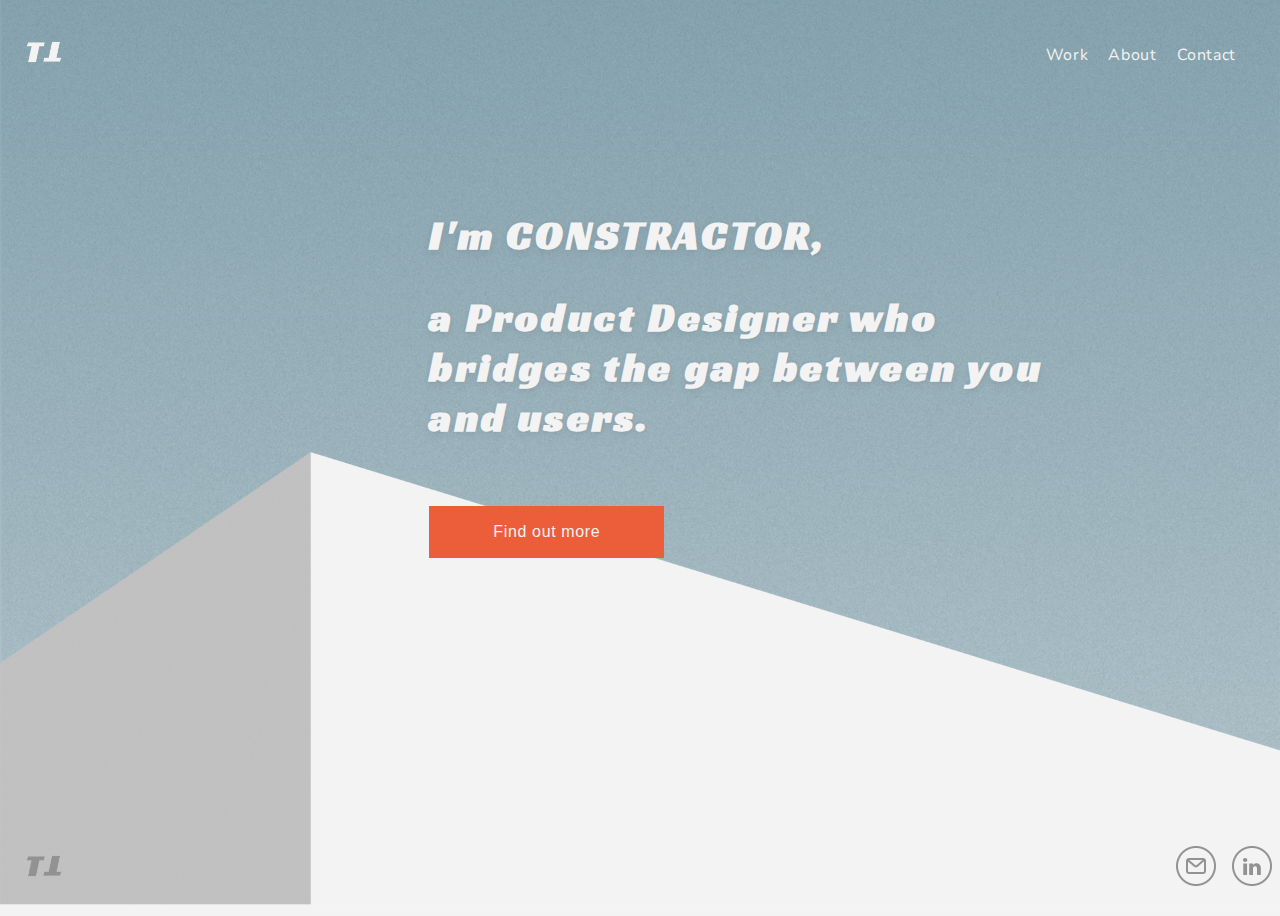
<file: index.html>
<!DOCTYPE html>
<html>
  <head>
    <meta charset="utf-8" />
    <meta name="description" content="Tzu-Ling Tseng | Product Designer" />
    <meta name="viewport" content="width=device-width, initial-scale=1" />
    <!--Start Of favicon-->
    <link
      rel="apple-touch-icon"
      sizes="180x180"
      href="img/favicon/apple-touch-icon.png"
    />
    <link
      rel="icon"
      type="image/png"
      sizes="32x32"
      href="img/favicon/favicon-32x32.png"
    />
    <link
      rel="icon"
      type="image/png"
      sizes="16x16"
      href="img/favicon/favicon-16x16.png"
    />
    <link rel="manifest" href="img/favicon/site.webmanifest" />
    <link
      rel="mask-icon"
      href="img/favicon/safari-pinned-tab.svg"
      color="#5bbad5"
    />
    <meta name="msapplication-TileColor" content="#da532c" />
    <meta name="theme-color" content="#ffffff" />
    <!--End Of favicon-->
    <title>Tzu-Ling Tseng | Design Portfolio</title>
    <link rel="stylesheet" type="text/css" href="css/main.css" />
    <link rel="preconnect" href="https://fonts.googleapis.com" />
    <link rel="preconnect" href="https://fonts.gstatic.com" crossorigin />
    <link
      href="https://fonts.googleapis.com/css2?family=Nunito:wght@400;700&family=Racing+Sans+One&display=swap"
      rel="stylesheet"
    />
  </head>
  <body id="index">
    <header class="wh_header">
      <div class="header_container">
        <a href="index.html"><img src="./img/logo/logo_wh.png" alt="Logo" /></a>
        <ul>
          <!-- <li><a href="#" class="header_current_page home_menu">HOME</a></li> -->
          <li><a href="work_case_study.html">Work</a></li>
          <li><a href="about.html">About</a></li>
          <li><a href="#contact" onclick="goContact()">Contact</a></li>
        </ul>
      </div>
    </header>
    <section class="index_opening">
      <!-- <h5 class="wh_600">
        <span>I'm CONSTRACTOR,</span>
        <span>a Product Designer who</span>
        <span>bridges the gap between</span>
        <span>you and users.</span>
      </h5> -->
      <div class="index_grid_container">
        <h5 class="wh_600">I'm CONSTRACTOR,</h5>
        <h5 class="wh_600 mobile_h5">
          a Product Designer who bridges the gap between you and users.
        </h5>
        <button
          class="primary_btn"
          onclick="location.href='work_case_study.html';"
        >
          Find out more
        </button>
      </div>
    </section>

    <footer id="contact">
      <section>
        <div class="copyright">
          <a href="index.html"
            ><img src="./img/logo/logo_gr.png" alt="logo" class="footer_logo"
          /></a>
          <!-- <p class="tetx_s wh_800">
            Designed & Developed by Tzu-Ling Tseng ©️ 2023 All Rights Reserved
          </p> -->
        </div>
        <div class="contact">
          <a href="mailto: tzuling.ts@gmail.com"
            ><img src="./img/contact/email.png" alt="Email Me" class="email"
          /></a>
          <a href="https://www.linkedin.com/in/tzulingtseng/" target="_blank"
            ><img
              src="./img/contact/linkedin.png"
              alt="Visit LinkedIn"
              class="linkedin"
          /></a>
        </div>
      </section>
    </footer>
    <script src="js/index.js"></script>
  </body>
</html>
</file>
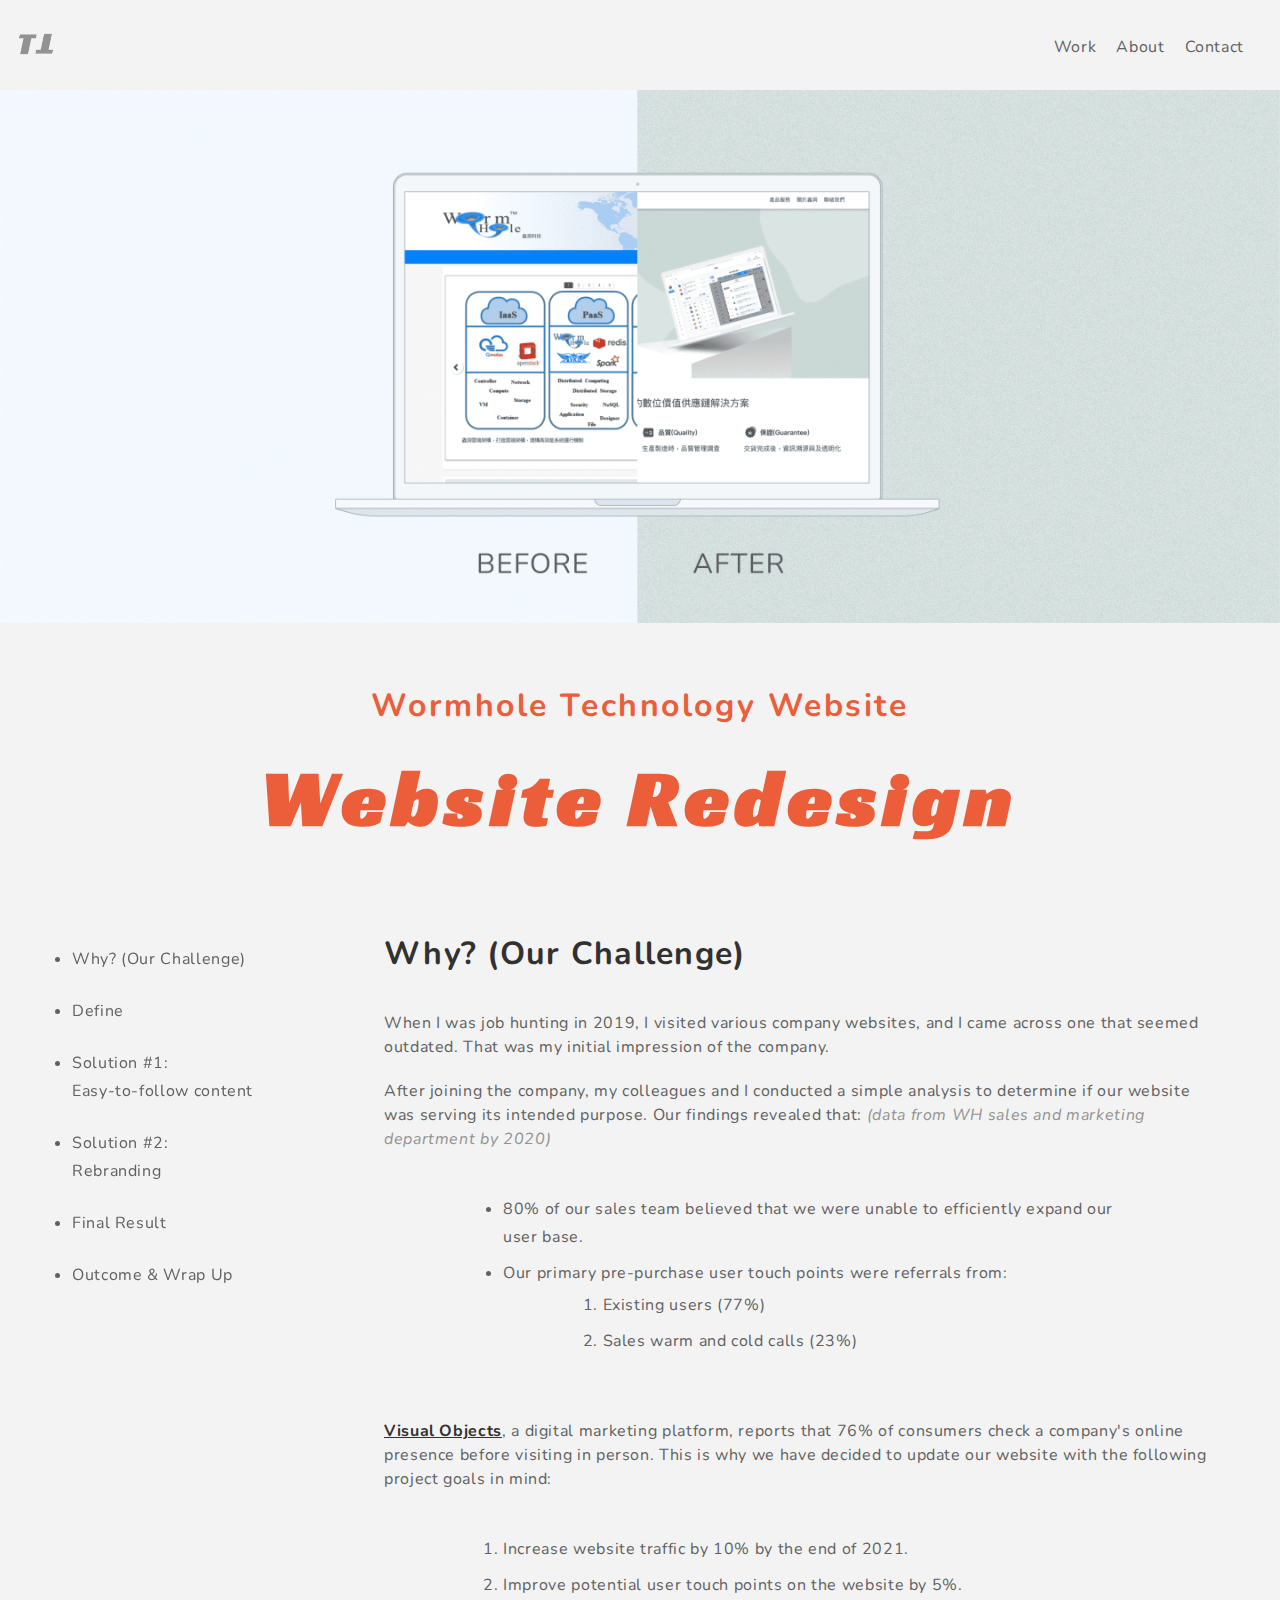
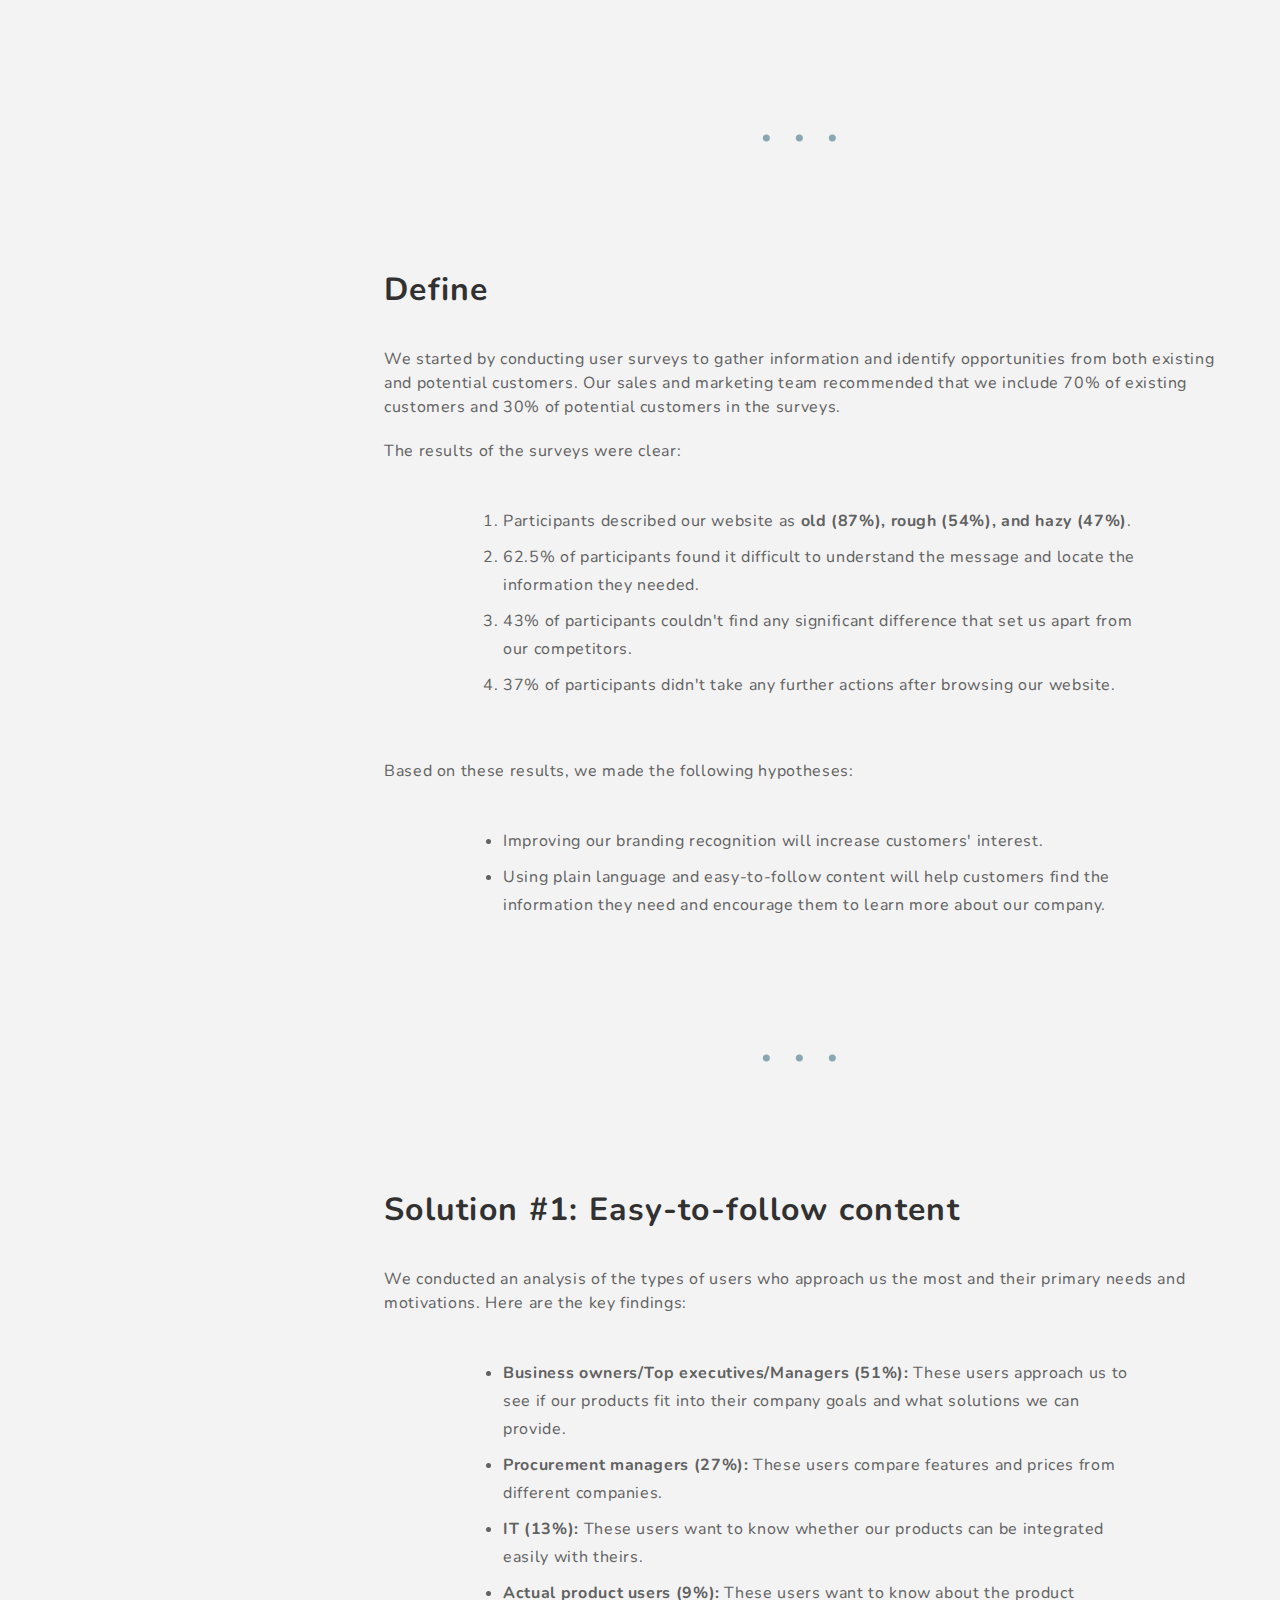
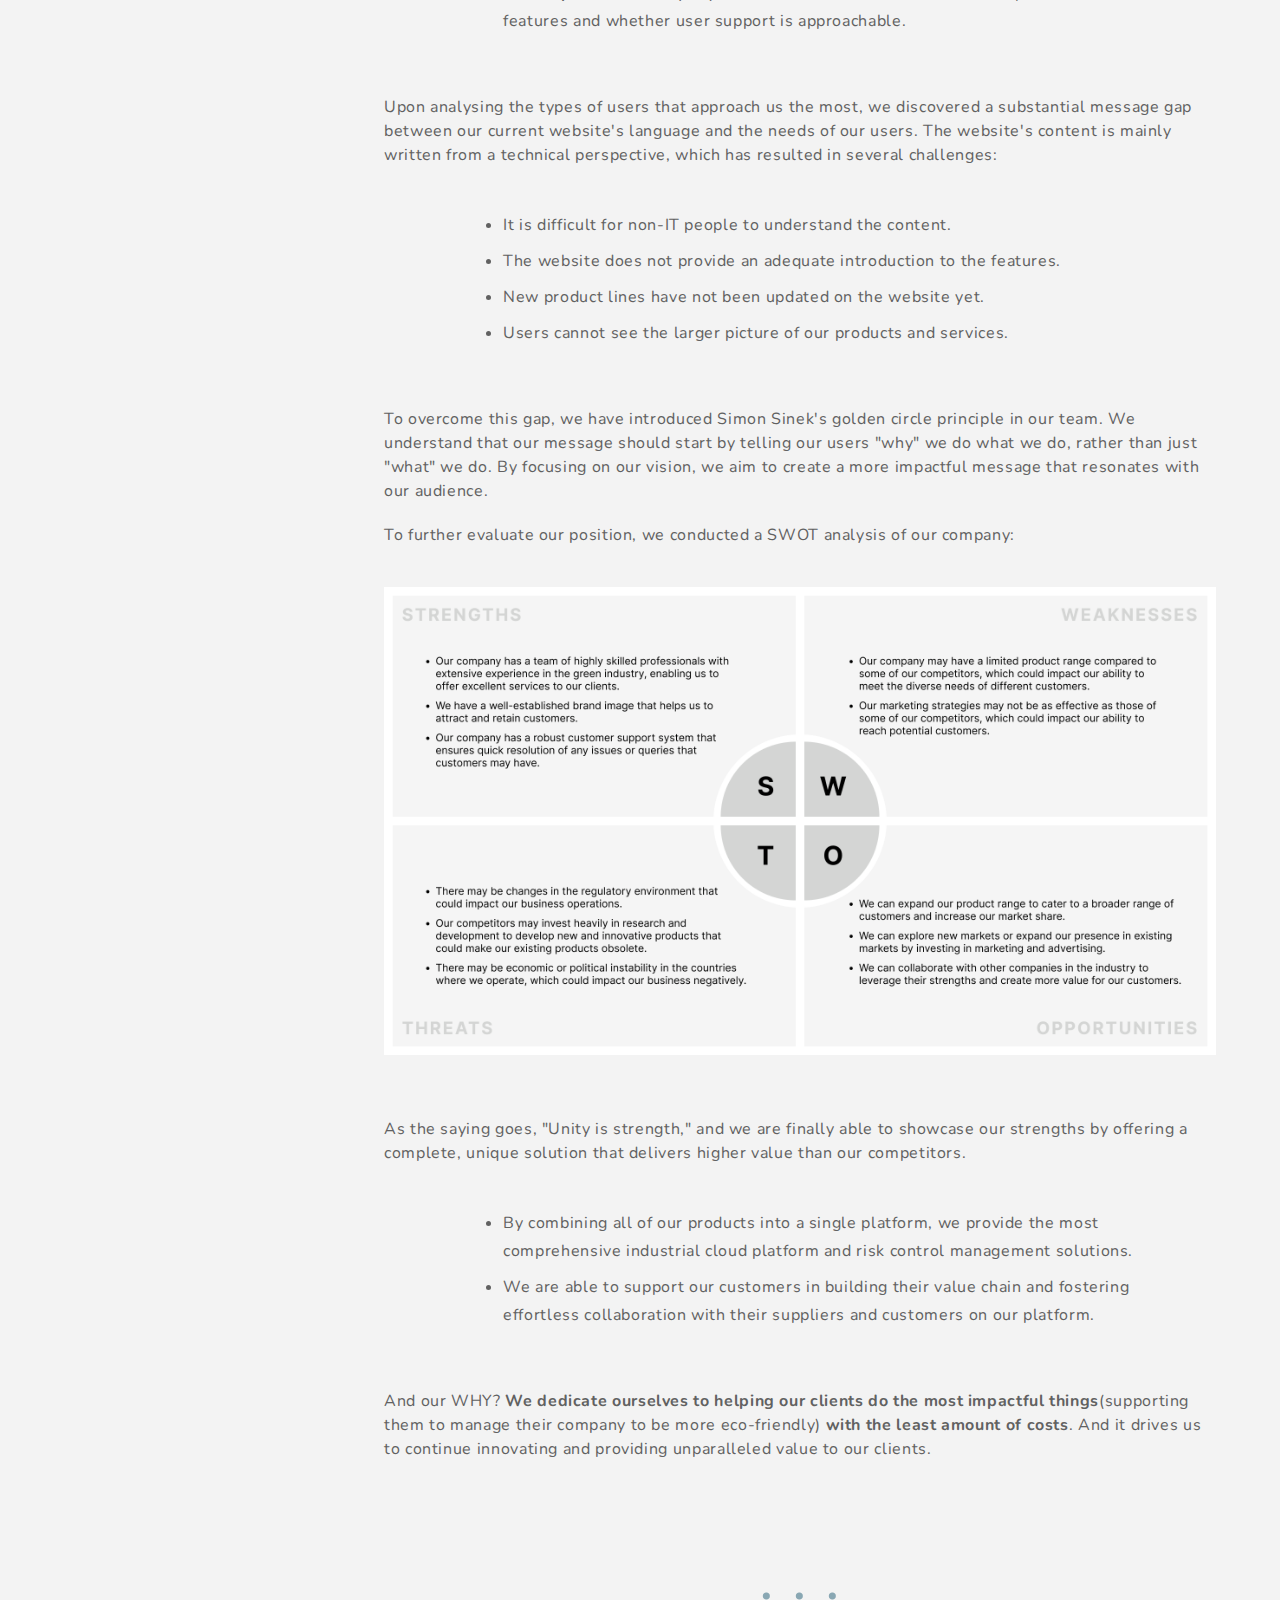
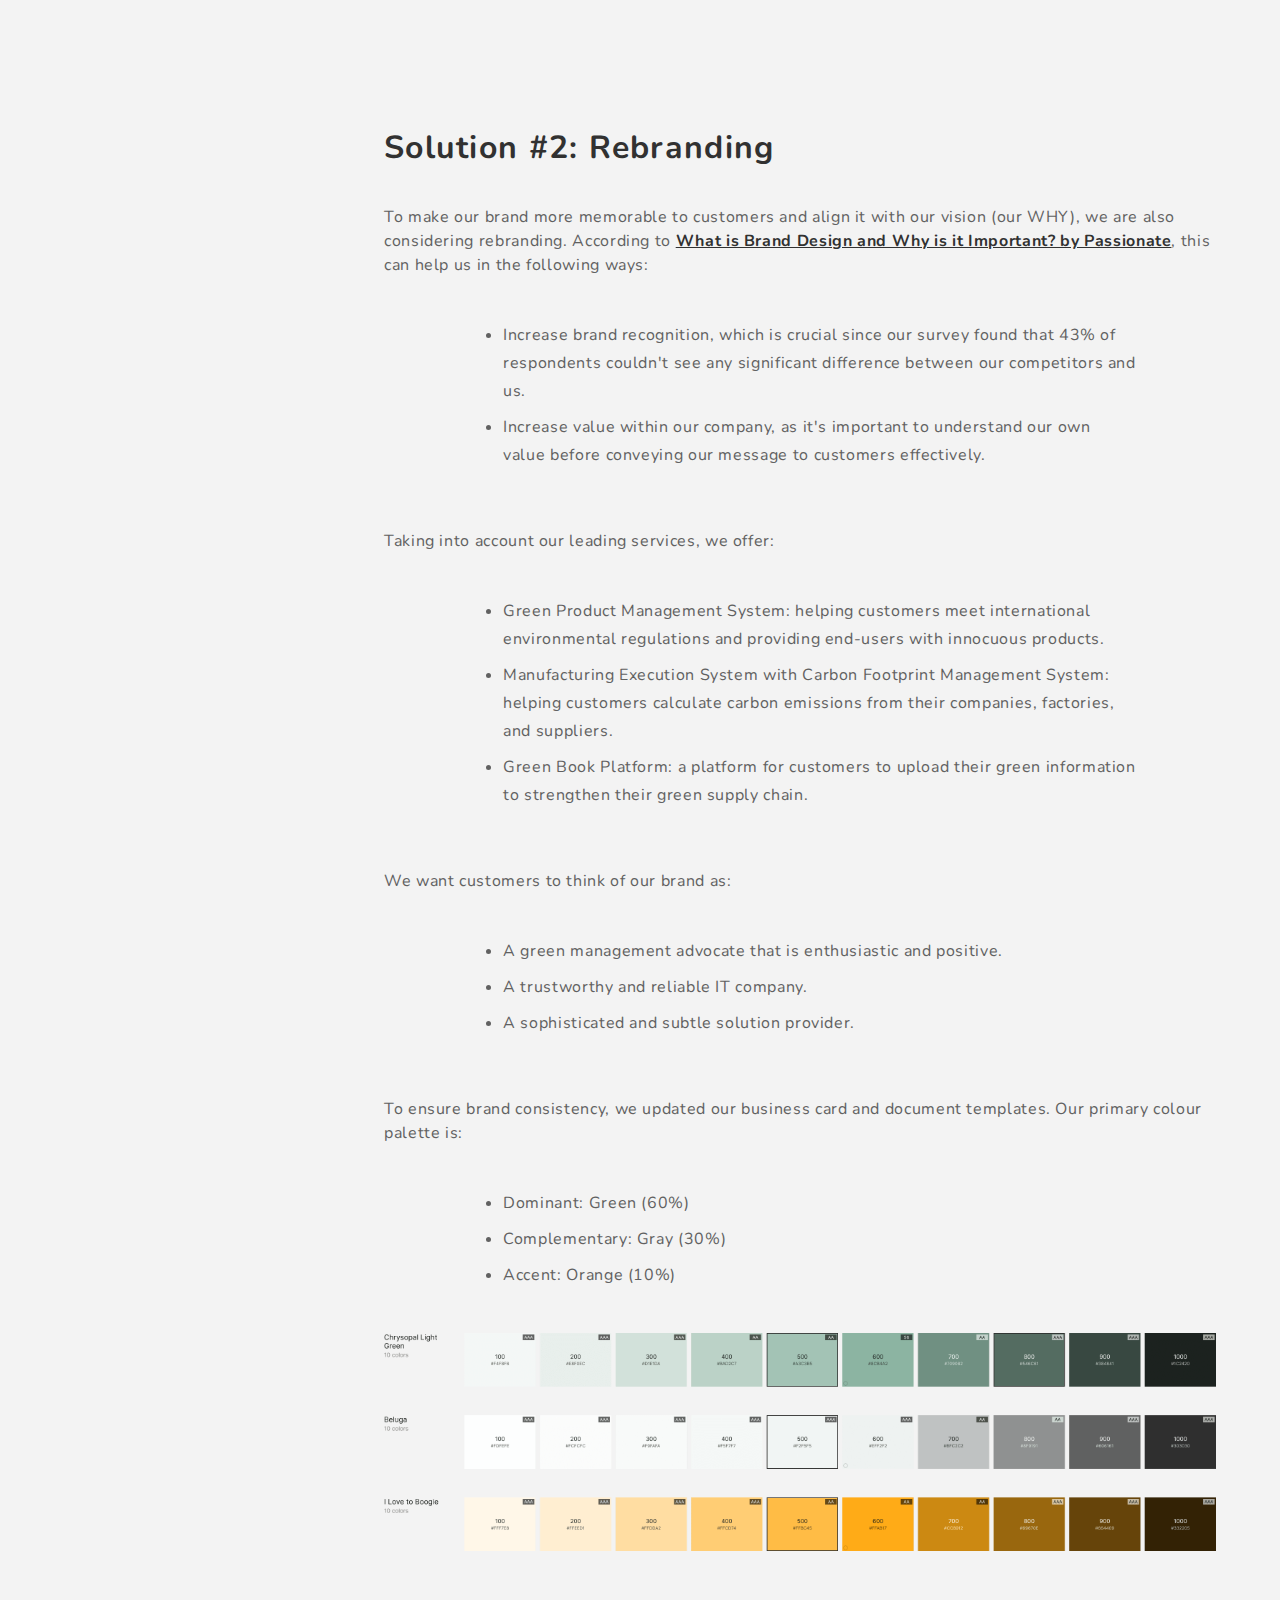
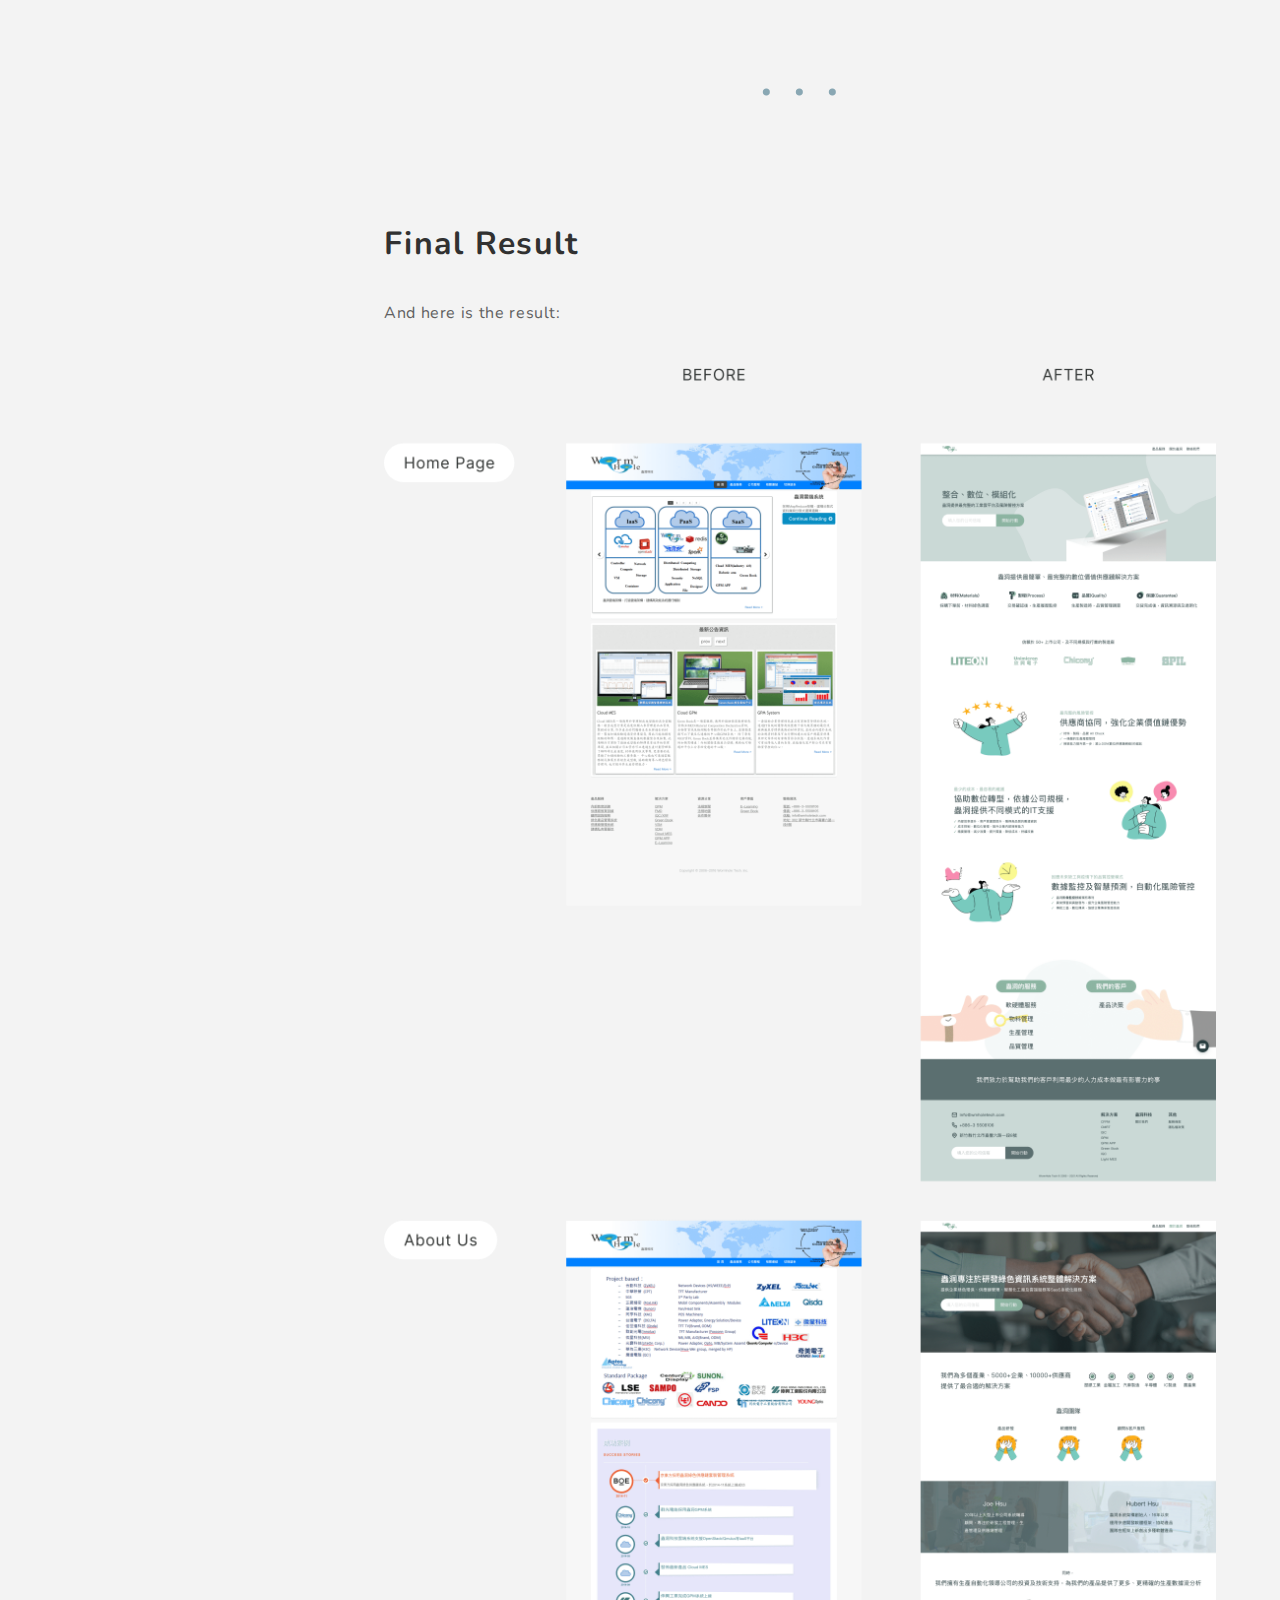
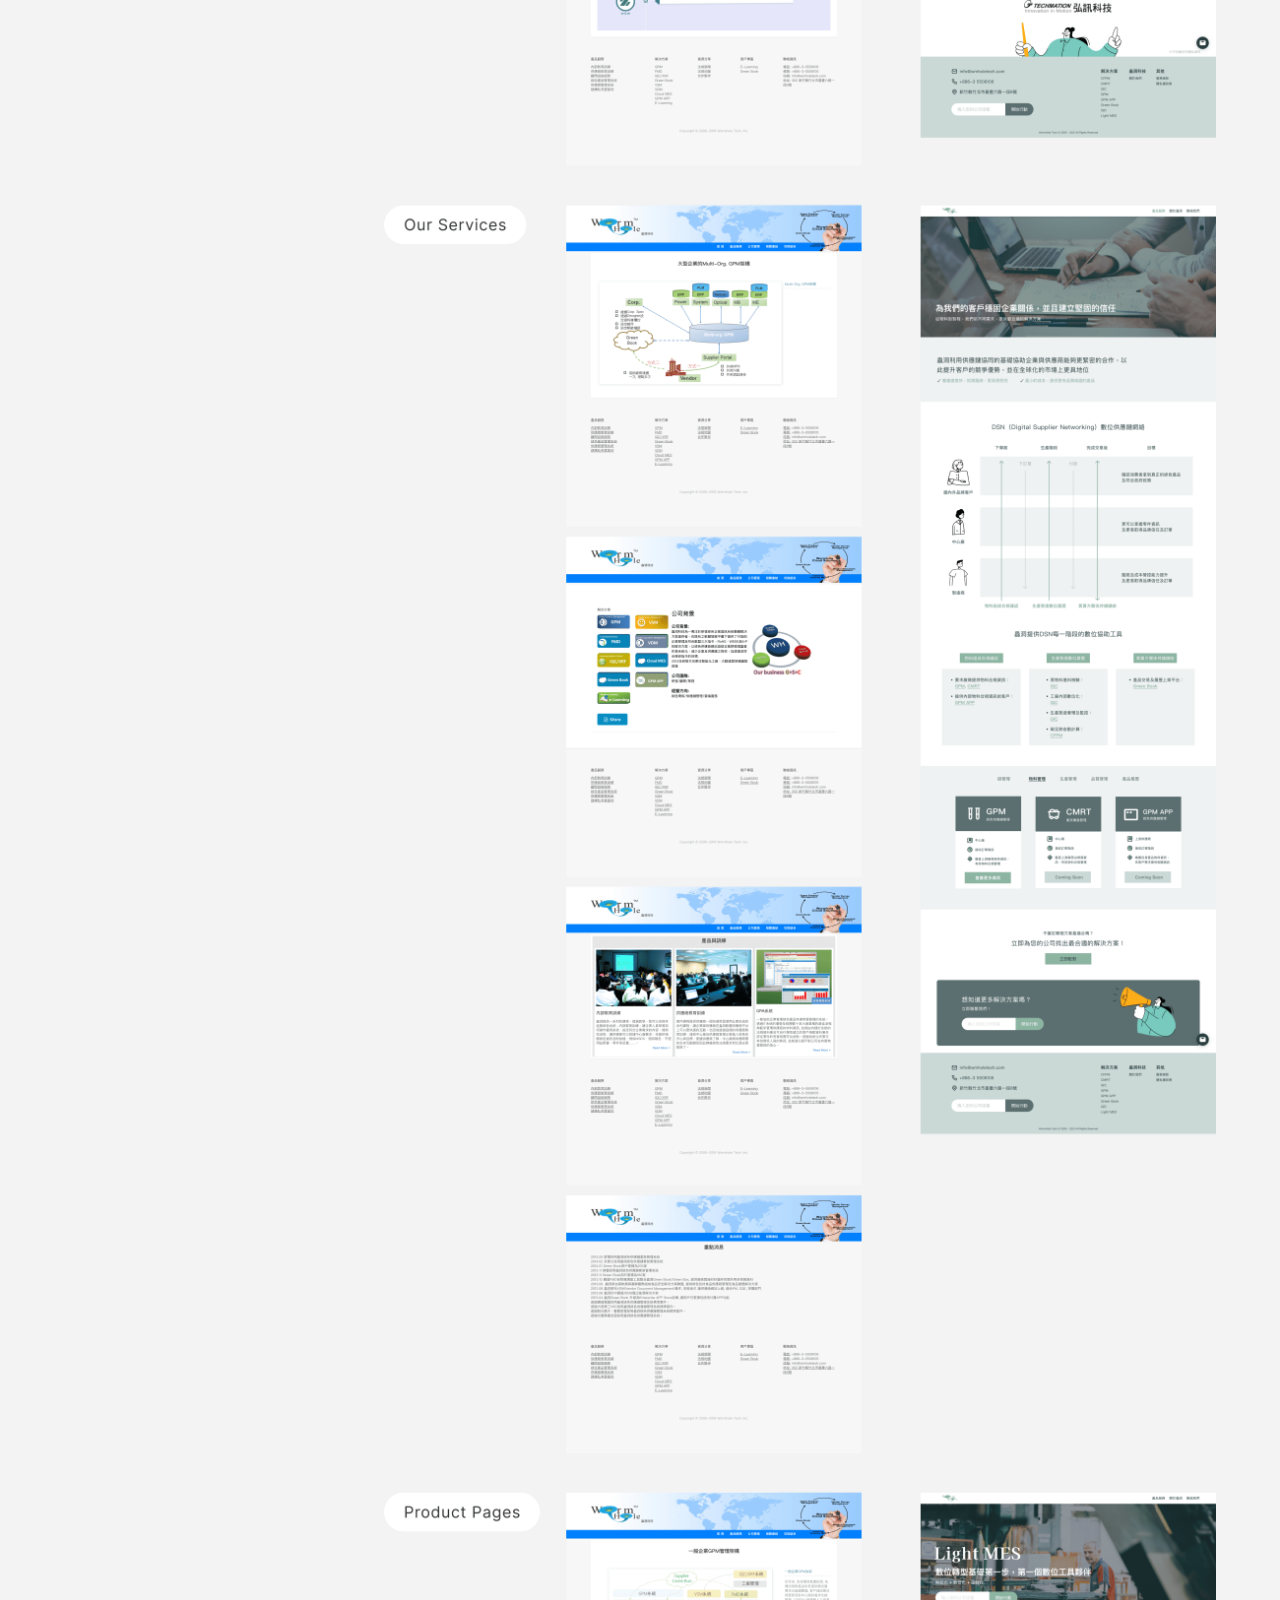
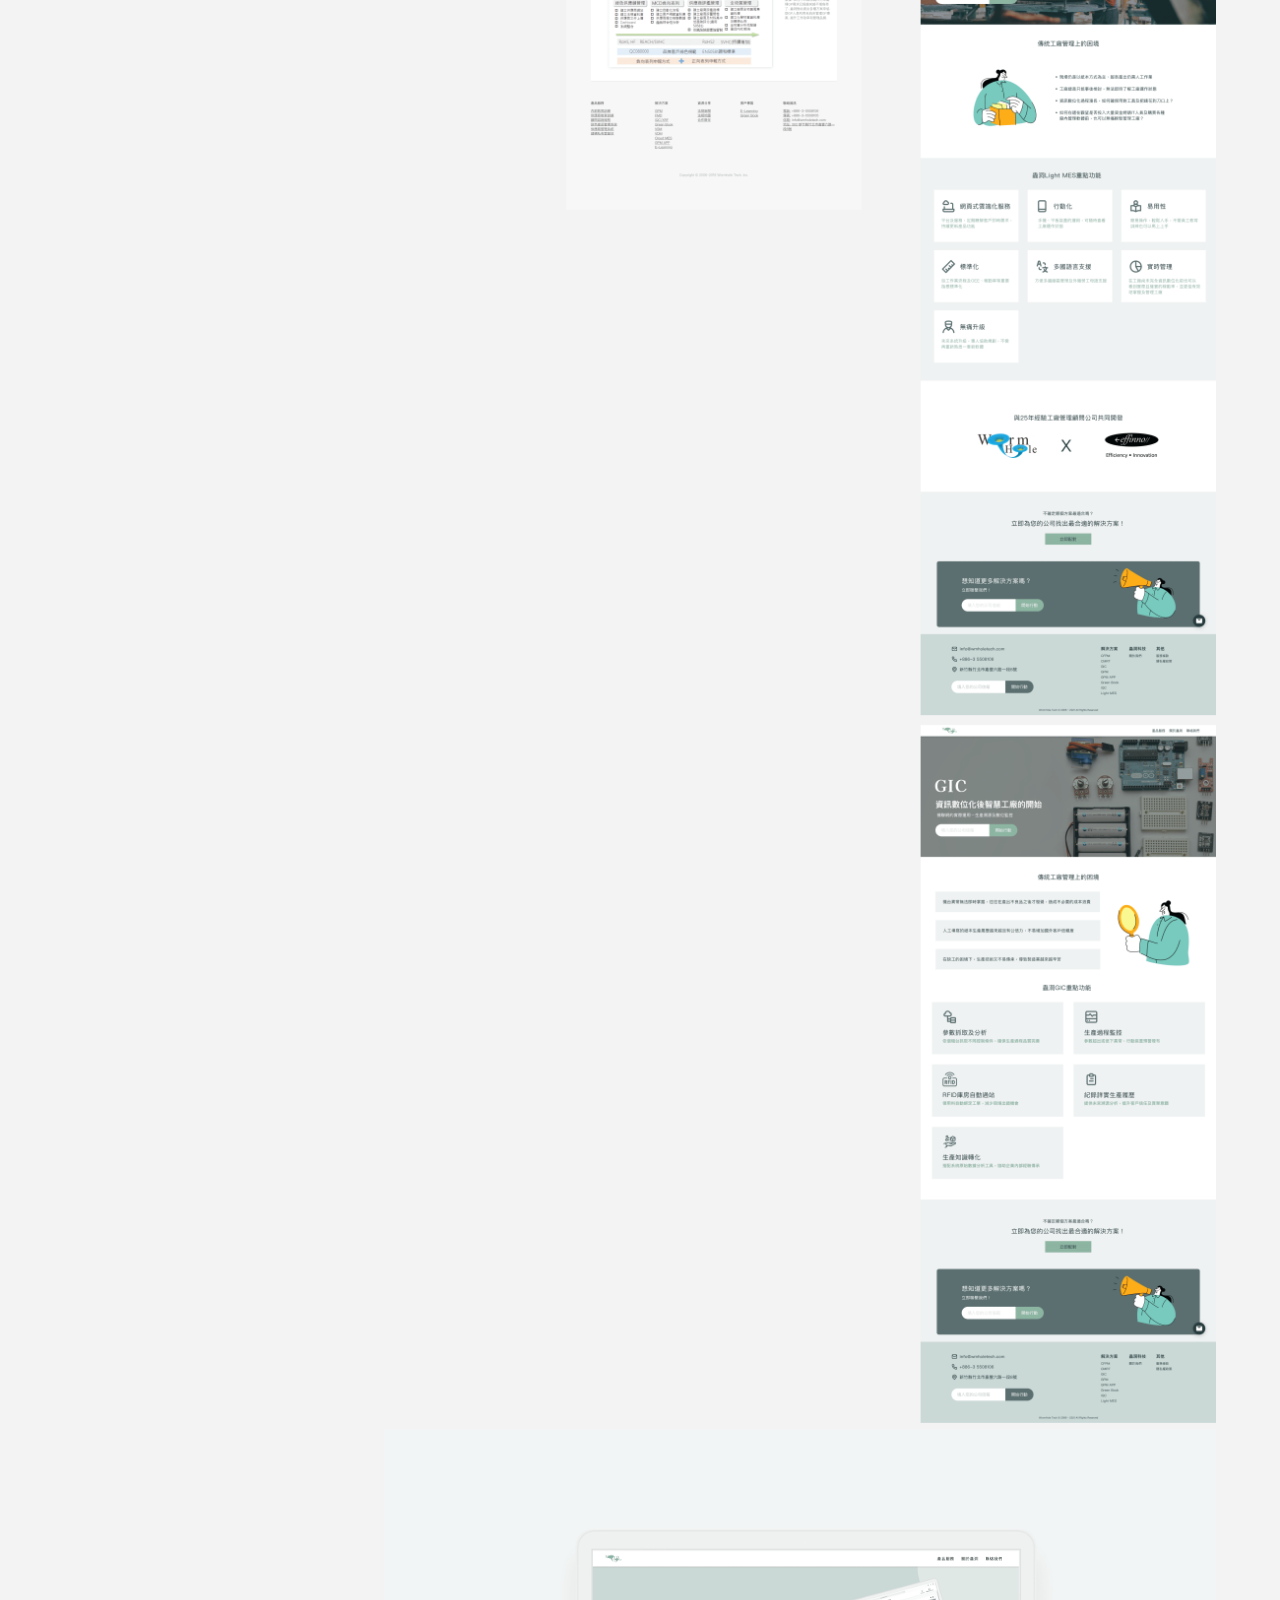
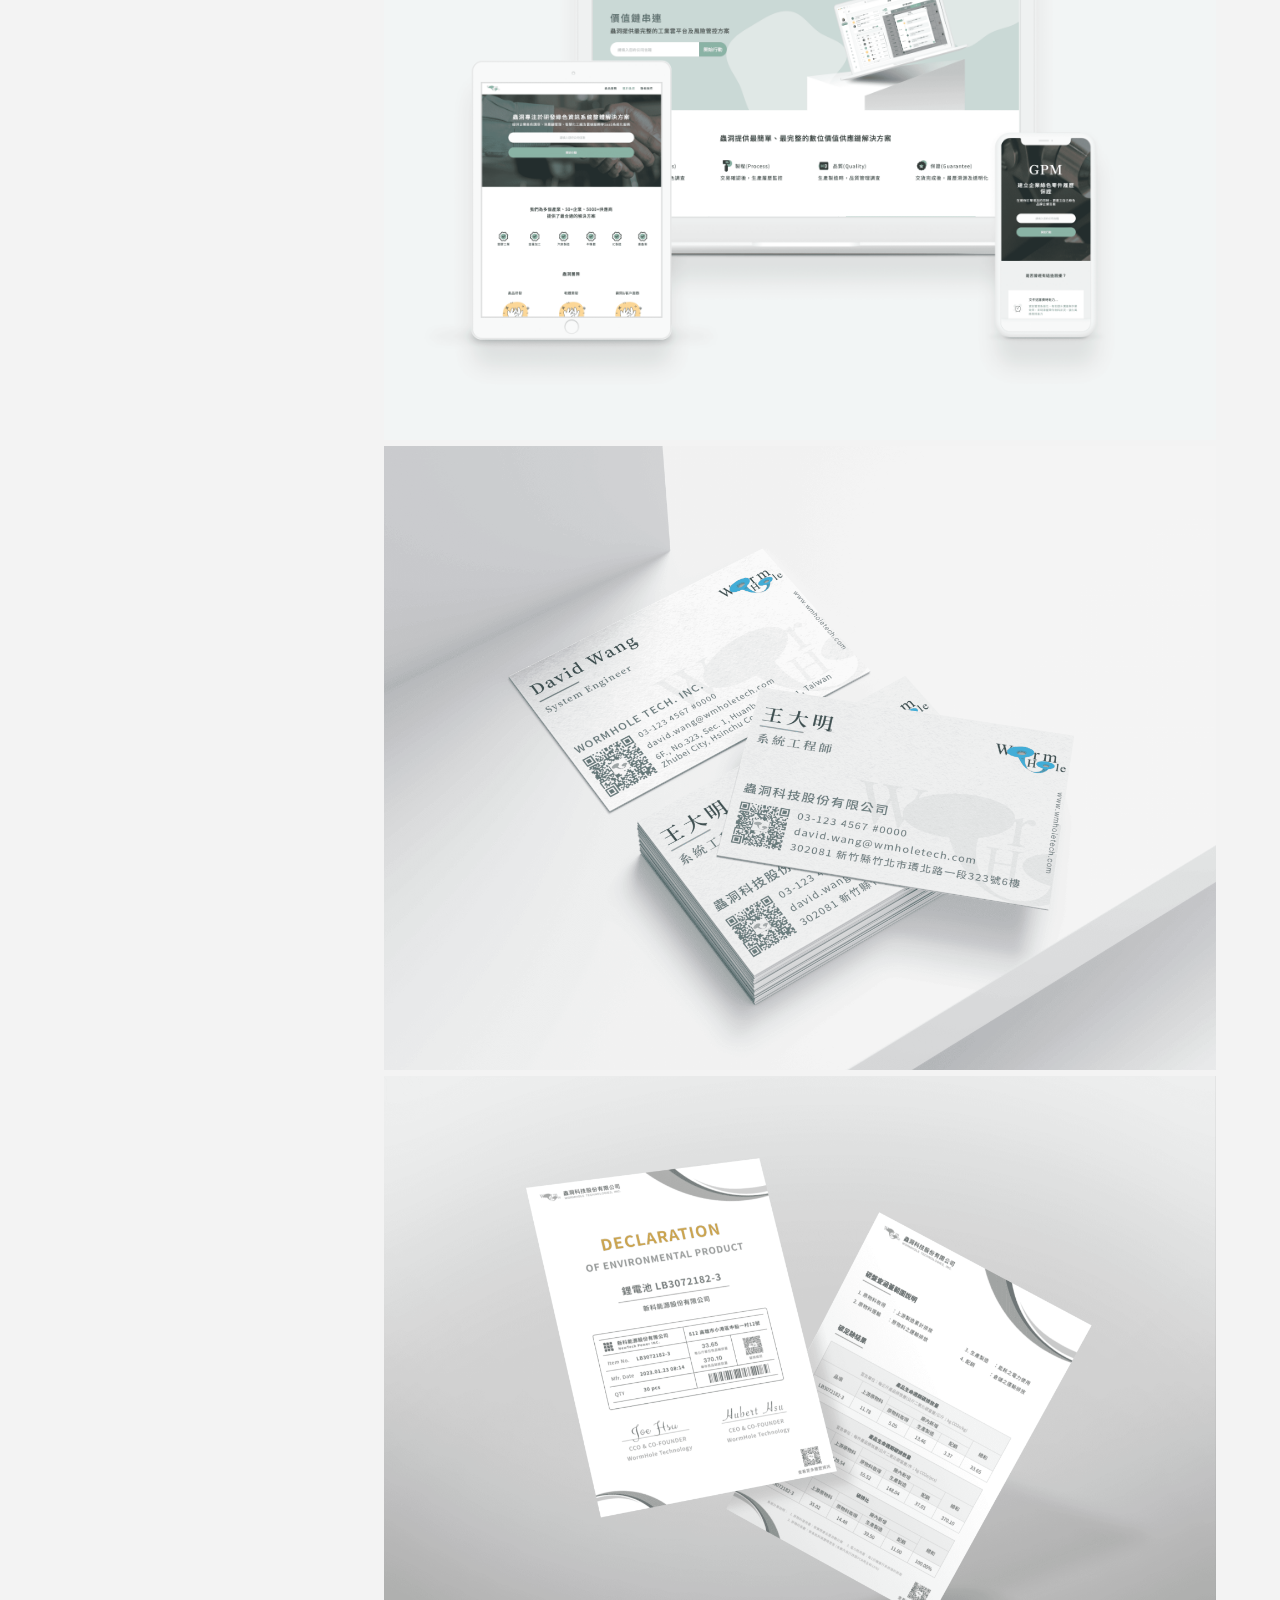
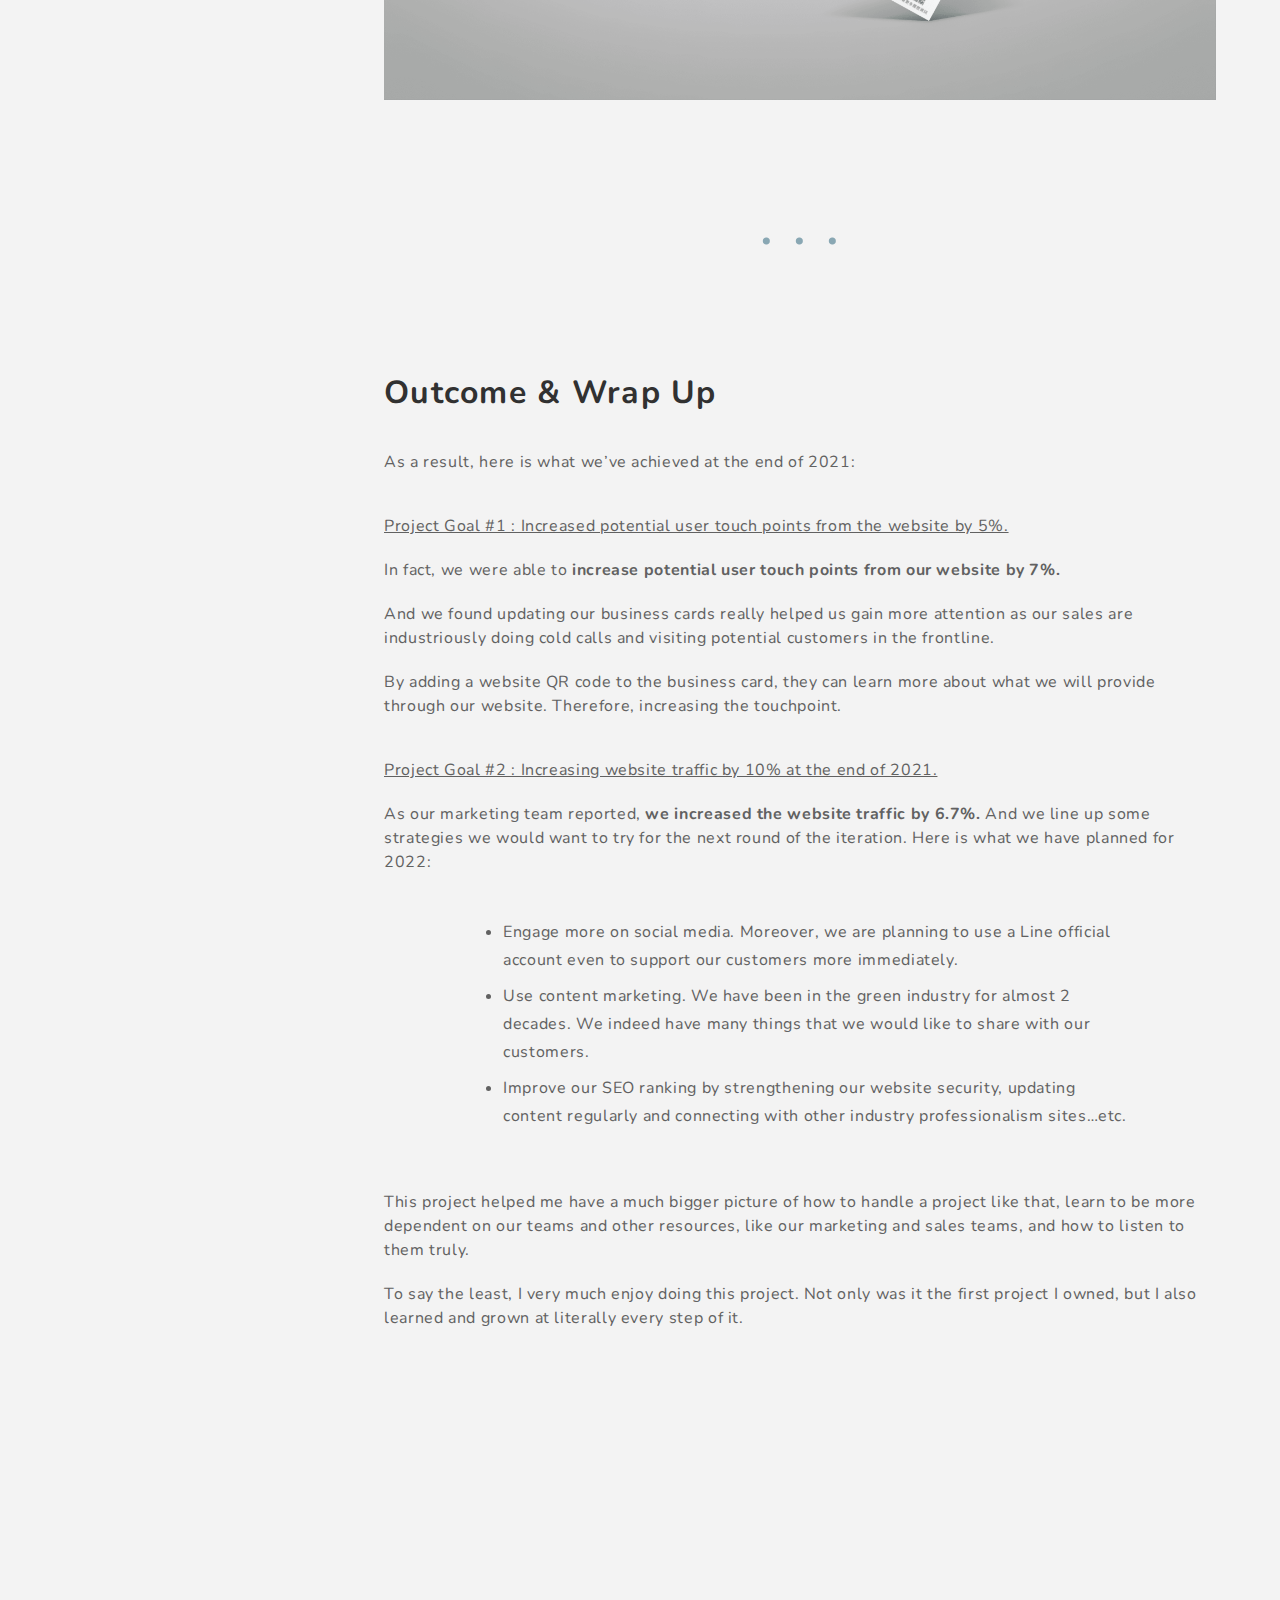
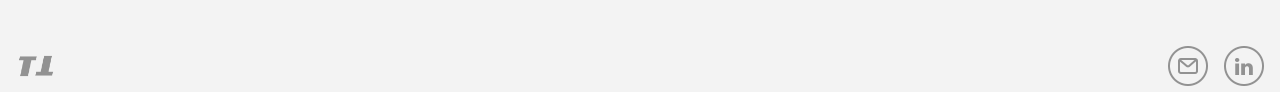
<file: 01_website_redesign.html>
<!DOCTYPE html>
<html>
  <head>
    <meta charset="utf-8" />
    <meta name="description" content="Tzu-Ling Tseng | Product Designer" />
    <meta name="viewport" content="width=device-width, initial-scale=1" />
    <!--Start Of favicon-->
    <link
      rel="apple-touch-icon"
      sizes="180x180"
      href="img/favicon/apple-touch-icon.png"
    />
    <link
      rel="icon"
      type="image/png"
      sizes="32x32"
      href="img/favicon/favicon-32x32.png"
    />
    <link
      rel="icon"
      type="image/png"
      sizes="16x16"
      href="img/favicon/favicon-16x16.png"
    />
    <link rel="manifest" href="img/favicon/site.webmanifest" />
    <link
      rel="mask-icon"
      href="img/favicon/safari-pinned-tab.svg"
      color="#5bbad5"
    />
    <meta name="msapplication-TileColor" content="#da532c" />
    <meta name="theme-color" content="#ffffff" />
    <!--End Of favicon-->
    <title>Tzu-Ling Tseng | #1: Website Redesign</title>
    <link rel="stylesheet" type="text/css" href="css/main.css" />
    <link rel="stylesheet" type="text/css" href="css/case_study.css" />
    <link rel="preconnect" href="https://fonts.googleapis.com" />
    <link rel="preconnect" href="https://fonts.gstatic.com" crossorigin />
    <link
      href="https://fonts.googleapis.com/css2?family=Nunito:wght@400;700&family=Racing+Sans+One&display=swap"
      rel="stylesheet"
    />
  </head>
  <body id="project_01">
    <header class="wh_header">
      <div class="header_container">
        <a href="index.html"><img src="./img/logo/logo_gr.png" alt="Logo" /></a>
        <ul>
          <!-- <li><a href="#" class="header_current_page home_menu">HOME</a></li> -->
          <li><a href="work_case_study.html">Work</a></li>
          <li><a href="about.html">About</a></li>
          <li><a href="#contact" onclick="goContact()">Contact</a></li>
        </ul>
      </div>
    </header>
    <section class="hero_img">
      <img
        src="./img/work/case_study/project_01/project_01_hero.png"
        alt="Hero Image"
      />
      <div>
        <h6 class="or_600">Wormhole Technology Website</h6>
        <h3 class="or_600">Website Redesign</h3>
      </div>
    </section>
    <section class="case_study_content_container">
      <div class="case_study_quick_jump">
        <ul>
          <li><a href="#section_1_why">Why? (Our Challenge)</a></li>
          <li><a href="#section_2_define">Define</a></li>
          <li>
            <a href="#section_3_solution_1"
              >Solution #1:<br />
              Easy-to-follow content</a
            >
          </li>
          <li>
            <a href="#section_4_solution_2"
              >Solution #2:<br />
              Rebranding</a
            >
          </li>
          <li><a href="#section_5_final_result">Final Result</a></li>
          <li><a href="#section_6_outcome_n_wrapup">Outcome & Wrap Up</a></li>
        </ul>
      </div>
      <div class="case_study_content">
        <!-- Section 1: Why? -->
        <div id="section_1_why">
          <h6>Why? (Our Challenge)</h6>
          <div class="t_c"></div>
          <p>
            When I was job hunting in 2019, I visited various company websites,
            and I came across one that seemed outdated. That was my initial
            impression of the company.
          </p>
          <div class="c_c"></div>
          <p>
            After joining the company, my colleagues and I conducted a simple
            analysis to determine if our website was serving its intended
            purpose. Our findings revealed that: <span class="note">(data from WH sales and marketing department by 2020)</span>
          </p>
          <div class="c_b"></div>
          <div>
            <ul>
              <li>
                80% of our sales team believed that we were unable to
                efficiently expand our user base.
              </li>
              <li>
                Our primary pre-purchase user touch points were referrals from:
                <ol>
                  <li>Existing users (77%)</li>
                  <li>Sales warm and cold calls (23%)</li>
                </ol>
              </li>
            </ul>
          </div>
          <div class="b_c"></div>
          <p>
            <a
              href="https://visualobjects.com/digital-marketing/blog/benefits-of-local-seo"
              class="project_linking"
              target="_blank"
              >Visual Objects</a
            >, a digital marketing platform, reports that 76% of consumers check
            a company's online presence before visiting in person. This is why
            we have decided to update our website with the following project
            goals in mind:
          </p>
          <div class="c_b"></div>
          <div>
            <ol>
              <li>Increase website traffic by 10% by the end of 2021.</li>
              <li>Improve potential user touch points on the website by 5%.</li>
            </ol>
          </div>
        </div>
        <div class="section_dot"></div>
        <div><span class="dot">&#183 &#183 &#183</span></div>
        <div class="section_dot"></div>
         <!-- Section 2: Define -->
         <div id="section_2_define"> 
          <h6>Define</h6>
          <div class="t_c"></div>
          <p>We started by conducting user surveys to gather information and identify opportunities from both existing and potential customers. Our sales and marketing team recommended that we include 70% of existing customers and 30% of potential customers in the surveys.</p>
          <div class="c_c"></div>
          <p>The results of the surveys were clear:</p>
          <div class="c_b"></div>
          <div>
            <ol>
              <li>Participants described our website as <span class="bold">old (87%), rough (54%), and hazy (47%)</span>.</li>
            <li>62.5% of participants found it difficult to understand the message and locate the information they needed.</li>
            <li>43% of participants couldn't find any significant difference that set us apart from our competitors.</li>
            <li>37% of participants didn't take any further actions after browsing our website.</li>
            </ol>
          </div>
          <div class="b_c"></div>
          <p>Based on these results, we made the following hypotheses:</p>
          <div class="c_b"></div>
          <div><ul><li>Improving our branding recognition will increase customers' interest.</li><li>Using plain language and easy-to-follow content will help customers find the information they need and encourage them to learn more about our company.</li></ul></div>
        </div>
        <div class="section_dot"></div>
        <div><span class="dot">&#183 &#183 &#183</span></div>
        <div class="section_dot"></div>
        <!-- Section 3: Solution #1 -->
        <div id="section_3_solution_1">
          <h6>Solution #1:  Easy-to-follow content</h6>
          <div class="t_c"></div>
          <p>We conducted an analysis of the types of users who approach us the most and their primary needs and motivations. Here are the key findings:</p>
          <div class="c_b"></div>
          <div>
            <ul>
              <li><span class="bold">Business owners/Top executives/Managers (51%):</span> These users approach us to see if our products fit into their company goals and what solutions we can provide.</li>
              <li><span class="bold">Procurement managers (27%):</span> These users compare features and prices from different companies.</li>
              <li><span class="bold">IT (13%):</span> These users want to know whether our products can be integrated easily with theirs.</li>
              <li><span class="bold">Actual product users (9%):</span> These users want to know about the product features and whether user support is approachable.</li>
            </ul>
          </div>
          <div class="b_c"></div>
          <p>Upon analysing the types of users that approach us the most, we discovered a substantial message gap between our current website's language and the needs of our users. The website's content is mainly written from a technical perspective, which has resulted in several challenges:</p>
          <div class="c_b"></div>
          <div>
            <ul>
              <li>It is difficult for non-IT people to understand the content.</li>
              <li>The website does not provide an adequate introduction to the features.</li>
              <li>New product lines have not been updated on the website yet.</li>
              <li>Users cannot see the larger picture of our products and services.</li>
            </ul>
          </div>
          <div class="b_c"></div>
          <p>To overcome this gap, we have introduced Simon Sinek's golden circle principle in our team. We understand that our message should start by telling our users "why" we do what we do, rather than just "what" we do. By focusing on our vision, we aim to create a more impactful message that resonates with our audience.</p>
          <div class="c_c"></div>
          <p>To further evaluate our position, we conducted a SWOT analysis of our company:</p>
          <div class="c_b"></div>
          <div><img src="./img/work/case_study/project_01/project_01_SWOT.png" alt="SWOT"></div>
          <div class="b_c"></div>
          <p>As the saying goes, "Unity is strength," and we are finally able to showcase our strengths by offering a complete, unique solution that delivers higher value than our competitors.</p>
          <div class="c_b"></div>
          <div>
            <ul>
              <li>By combining all of our products into a single platform, we provide the most comprehensive industrial cloud platform and risk control management solutions.</li>
              <li>We are able to support our customers in building their value chain and fostering effortless collaboration with their suppliers and customers on our platform.</li>
            </ul>
          </div>
          <div class="b_c"></div>
          <p>And our WHY? <span class="bold">We dedicate ourselves to helping our clients do the most impactful things</span>(supporting them to manage their company to be more eco-friendly) <span class="bold">with the least amount of costs</span>. And it drives us to continue innovating and providing unparalleled value to our clients.</p>
        </div>
        <div class="section_dot"></div>
        <div><span class="dot">&#183 &#183 &#183</span></div>
        <div class="section_dot"></div>
        <!-- Section 4: Solution #2 -->
        <div id="section_4_solution_2">
          <h6>Solution #2: Rebranding</h6>
          <div class="t_c"></div>
          <p>To make our brand more memorable to customers and align it with our vision (our WHY), we are also considering rebranding. According to <a href="https://passionates.com/importance-of-brand-design/" class="project_linking" target="_blank">What is Brand Design and Why is it Important? by Passionate</a>, this can help us in the following ways:</p>
          <div class="c_b"></div>
          <div>
            <ul>
              <li>Increase brand recognition, which is crucial since our survey found that 43% of respondents couldn't see any significant difference between our competitors and us.</li>
              <li>Increase value within our company, as it's important to understand our own value before conveying our message to customers effectively.</li>
            </ul>
          </div>
          <div class="b_c"></div>
          <p>Taking into account our leading services, we offer:</p>
          <div class="c_b"></div>
          <div>
            <ul>
              <li>Green Product Management System: helping customers meet international environmental regulations and providing end-users with innocuous products.</li>
              <li>Manufacturing Execution System with Carbon Footprint Management System: helping customers calculate carbon emissions from their companies, factories, and suppliers.</li>
              <li>Green Book Platform: a platform for customers to upload their green information to strengthen their green supply chain.</li>
            </ul>
          </div>
          <div class="b_c"></div>
          <p>We want customers to think of our brand as:</p>
          <div class="c_b"></div>
          <div>
            <ul>
              <li>A green management advocate that is enthusiastic and positive.</li>
              <li>A trustworthy and reliable IT company.</li>
              <li>A sophisticated and subtle solution provider.</li>
            </ul>
          </div>
          <div class="b_c"></div>
          <p>To ensure brand consistency, we updated our business card and document templates. Our primary colour palette is:</p>
          <div class="c_b"></div>
          <div>
            <ul>
              <li>Dominant: Green (60%)</li>
              <li>Complementary: Gray (30%)</li>
              <li>Accent: Orange (10%)</li>
            </ul>
          </div>
          <div class="c_b"></div>
          <div><img src="./img/work/case_study/project_01/project_01_colour_palette.png" alt="Colour Palette"></div>
        </div>
        <div class="section_dot"></div>
        <div><span class="dot">&#183 &#183 &#183</span></div>
        <div class="section_dot"></div>
        <!-- Section 5: Final Result -->
        <div id="section_5_final_result">
          <h6>Final Result</h6>
          <div class="t_c"></div>
          <p>And here is the result:</p>
          <div class="c_b"></div>
          <div><img src="./img/work/case_study/project_01/final_result_01.png" alt="Before & After"></div>
          <div><img src="./img/work/case_study/project_01/final_result_02.png" alt="RWD website"></div>
          <div><img src="./img/work/case_study/project_01/final_result_03.png" alt="Business Card"></div>
          <div><img src="./img/work/case_study/project_01/final_result_04.png" alt="paper Template"></div>
        </div>
        <div class="section_dot"></div>
        <div><span class="dot">&#183 &#183 &#183</span></div>
        <div class="section_dot"></div>
        <!-- Section 6: Outcome & Wrap Up -->
        <div id="section_6_outcome_n_wrapup">
          <h6>Outcome & Wrap Up</h6>
          <div class="t_c"></div>
          <p>As a result, here is what we’ve achieved at the end of 2021:</p>
          <div class="c_b"></div>
          <p class="underline">Project Goal #1 : Increased potential user touch points from the website by 5%.</p>
          <div class="c_c"></div>
          <p>In fact, we were able to <span class="bold">increase potential user touch points from our website by 7%.</span></p>
          <div class="c_c"></div>
          <p>And we found updating our business cards really helped us gain more attention as our sales are industriously doing cold calls and visiting potential customers in the frontline.</p>
          <div class="c_c"></div>
          <p>By adding a website QR code to the business card, they can learn more about what we will provide through our website. Therefore, increasing the touchpoint.</p>
          <div class="c_b"></div>
          <p class="underline">Project Goal #2 : Increasing website traffic by 10% at the end of 2021.</p>
          <div class="c_c"></div>
          <p>As our marketing team reported, <span class="bold">we increased the website traffic by 6.7%.</span> And we line up some strategies we would want to try for the next round of the iteration. Here is what we have planned for 2022:</p>
          <div class="c_b"></div>
          <div>
            <ul>
              <li>Engage more on social media. Moreover, we are planning to use a Line official account even to support our customers more immediately.</li>
              <li>Use content marketing. We have been in the green industry for almost 2 decades. We indeed have many things that we would like to share with our customers.</li>
              <li>Improve our SEO ranking by strengthening our website security, updating content regularly and connecting with other industry professionalism sites…etc.</li>
            </ul>
          </div>
          <div class="b_c"></div>
          <p>This project helped me have a much bigger picture of how to handle a project like that, learn to be more dependent on our teams and other resources, like our marketing and sales teams, and how to listen to them truly.</p>
          <div class="c_c"></div>
          <p>To say the least, I very much enjoy doing this project. Not only was it the first project I owned, but I also learned and grown at literally every step of it.</p>
        </div>
        <div class="section_dot">&nbsp</div>
        <div class="section_dot">&nbsp</div>
      </div>
    </section>

    <footer id="contact">
      <section>
        <div class="copyright">
          <a href="index.html"
            ><img src="./img/logo/logo_gr.png" alt="logo" class="footer_logo"
          /></a>
        </div>
        <div class="contact">
          <a href="mailto: tzuling.ts@gmail.com"
            ><img src="./img/contact/email.png" alt="Email Me" class="email"
          /></a>
          <a href="https://www.linkedin.com/in/tzulingtseng/" target="_blank"
            ><img
              src="./img/contact/linkedin.png"
              alt="Visit LinkedIn"
              class="linkedin"
          /></a>
        </div>
      </section>
    </footer>
    <script src="js/index.js"></script>
  </body>
</html>
</file>
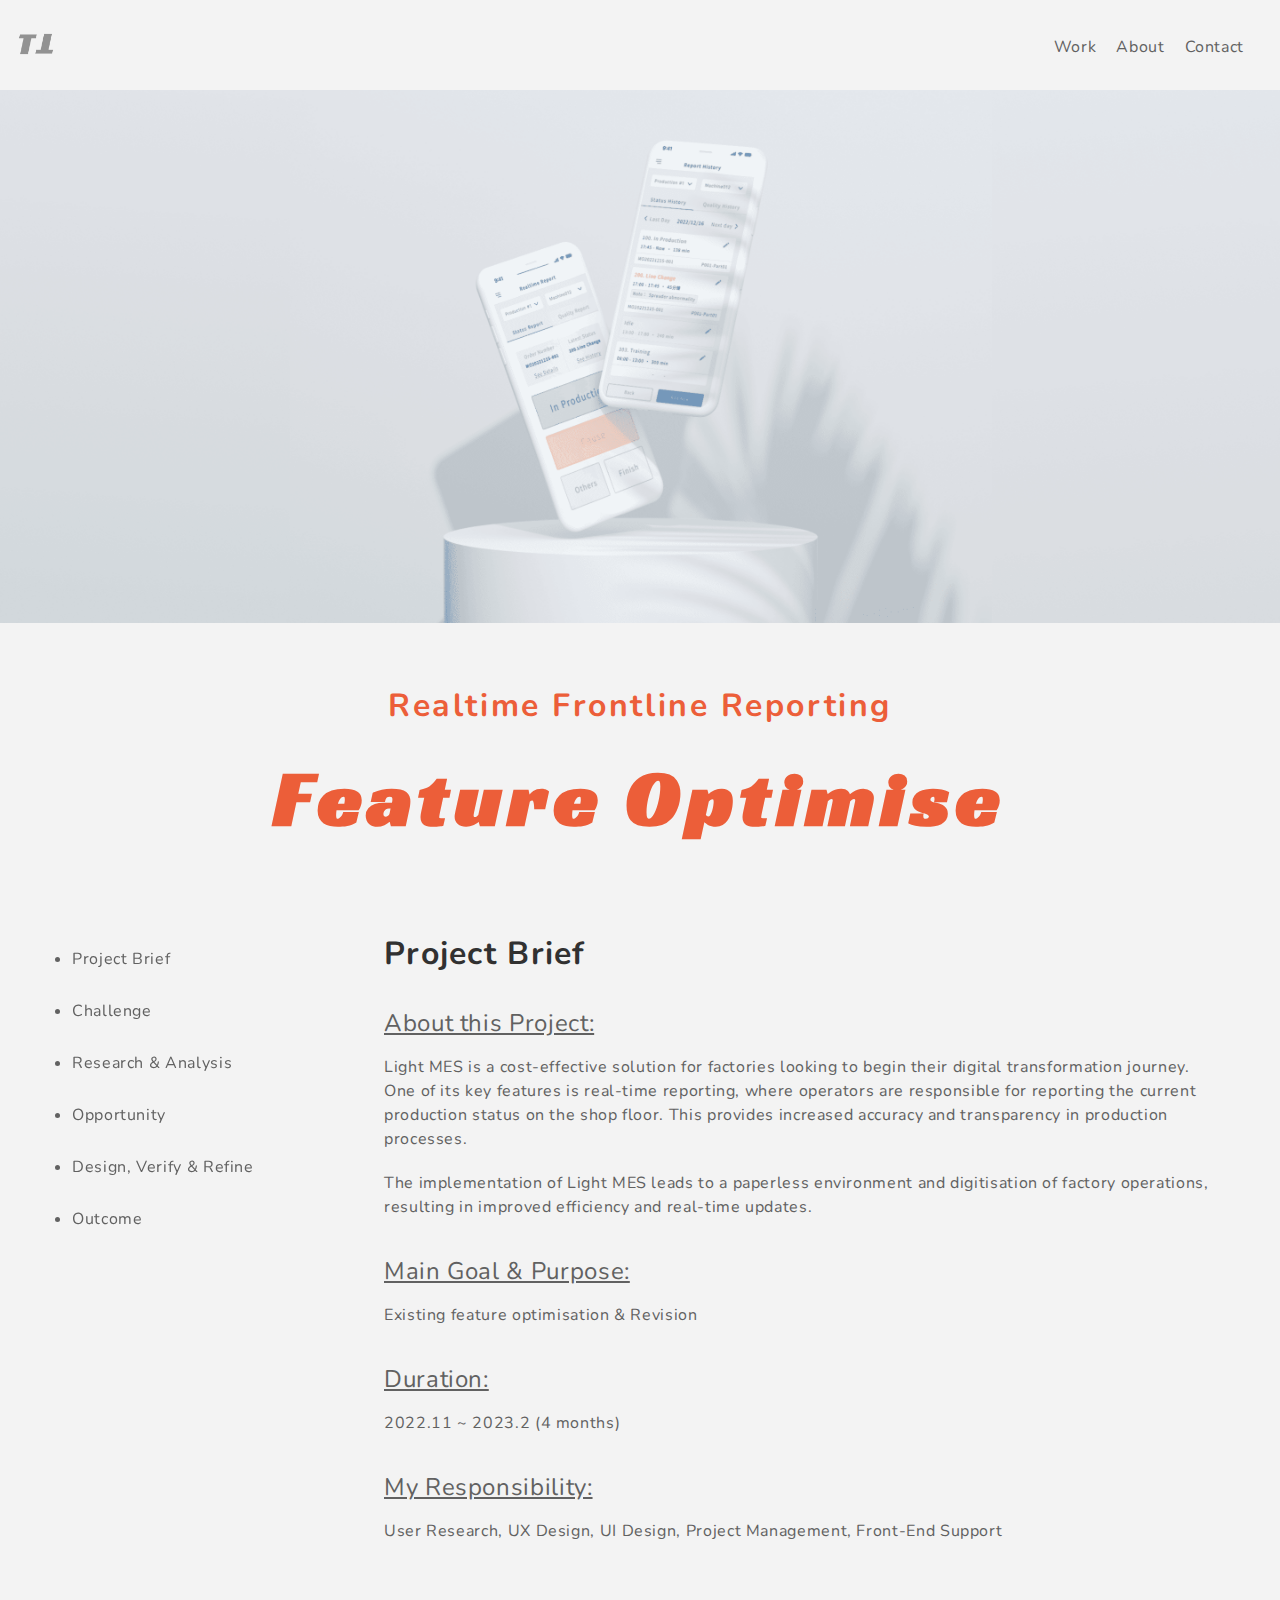
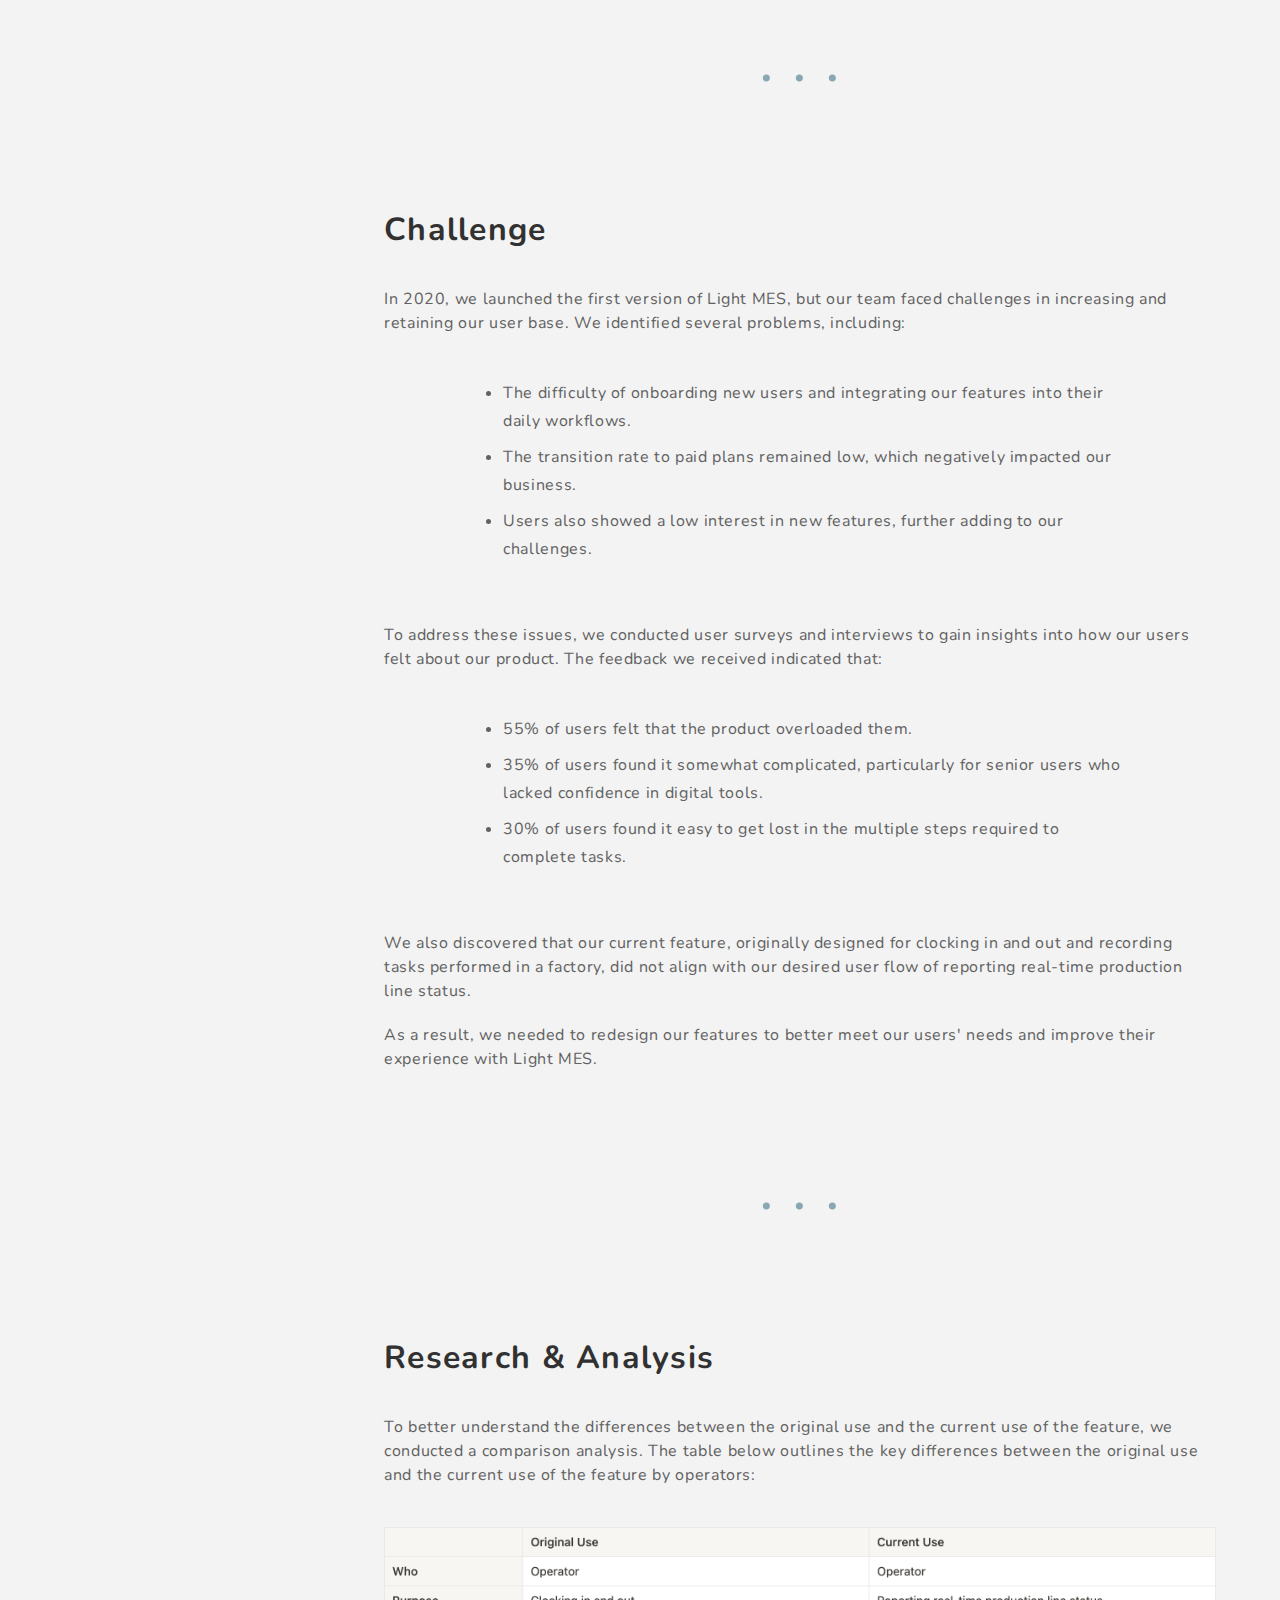
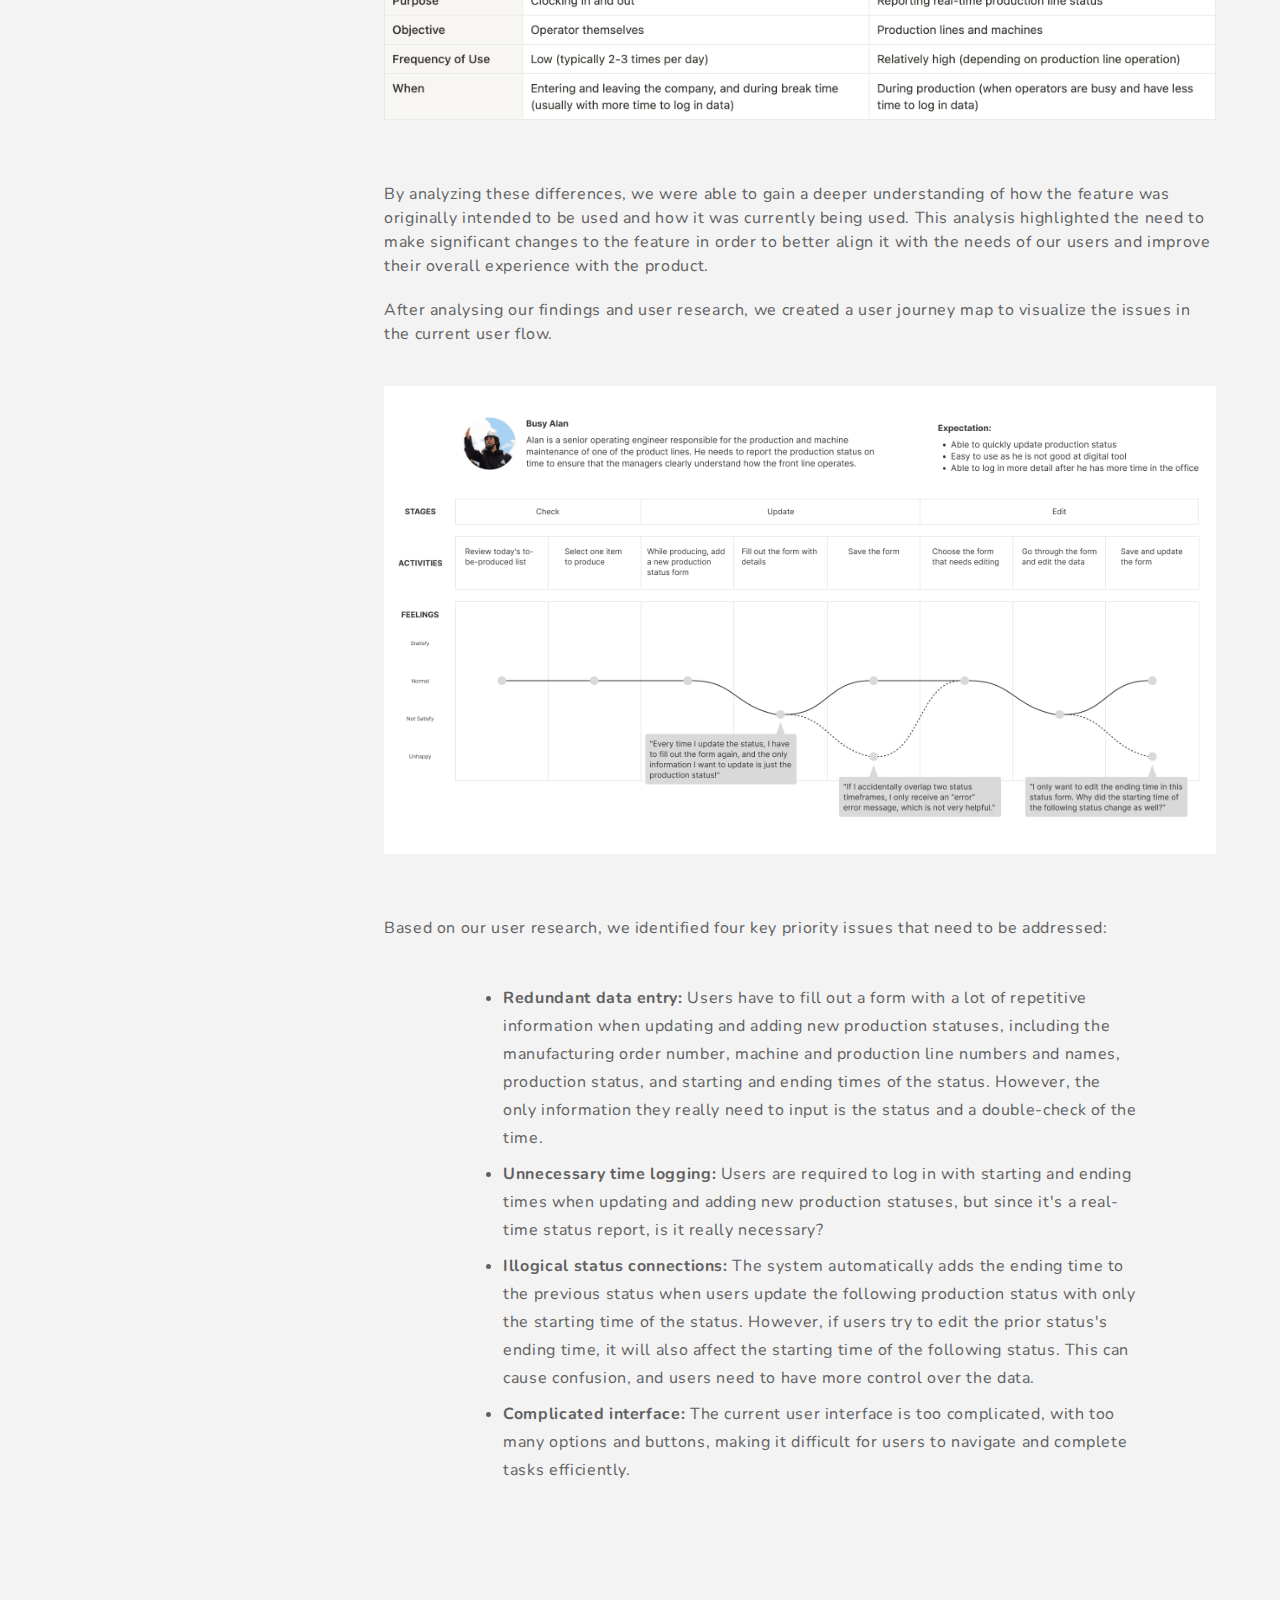
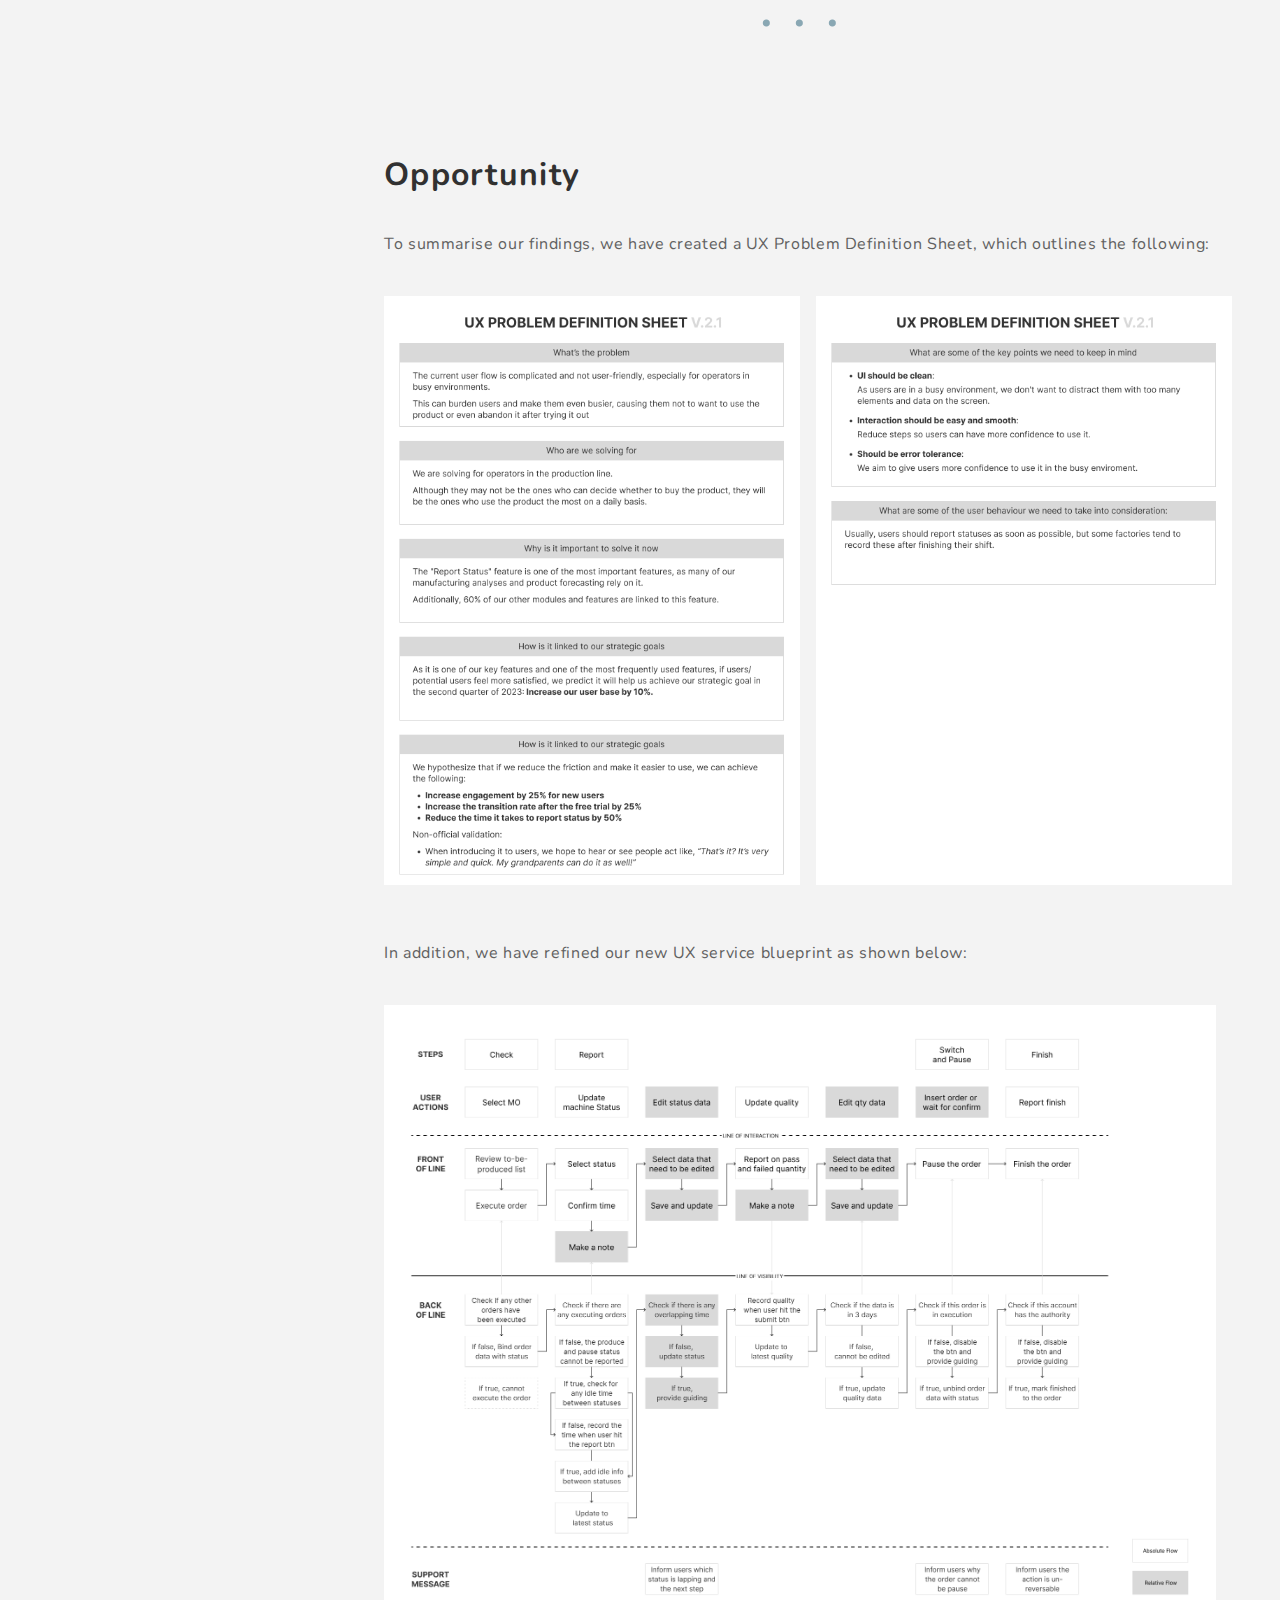
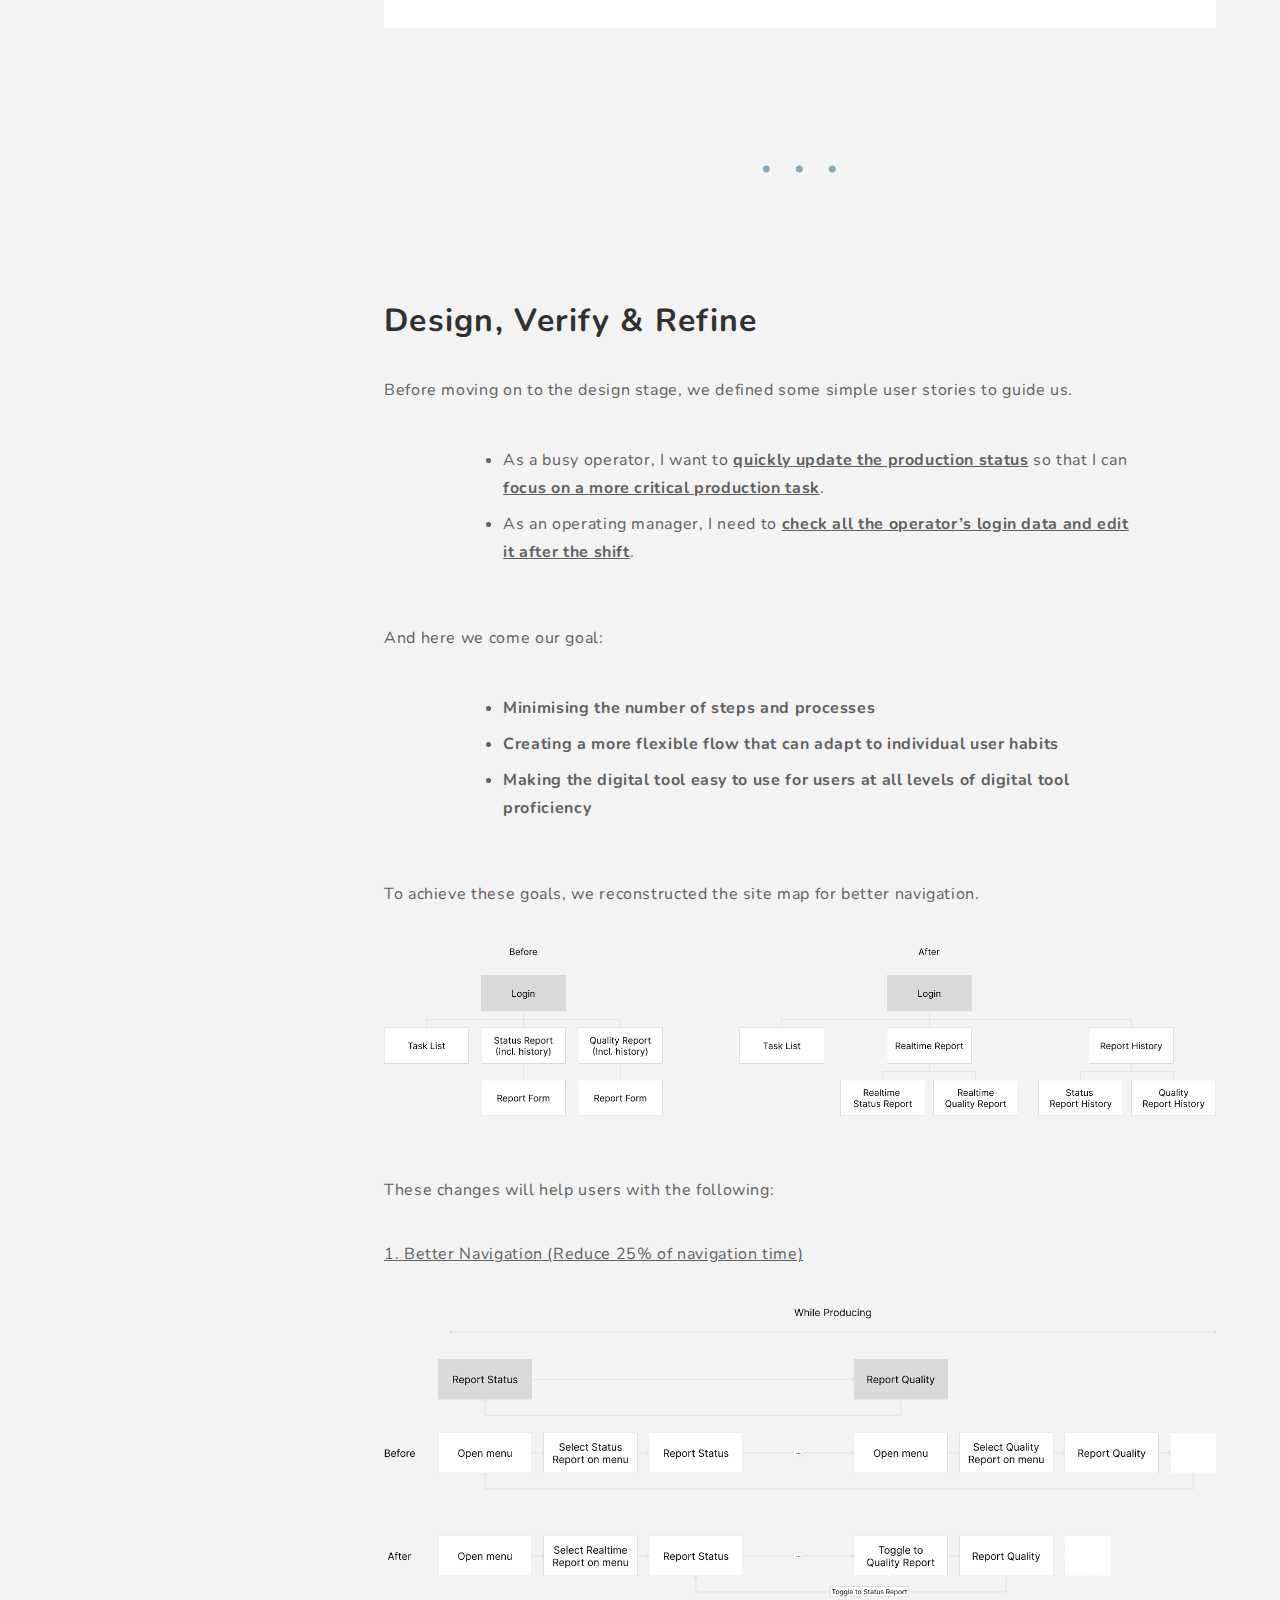
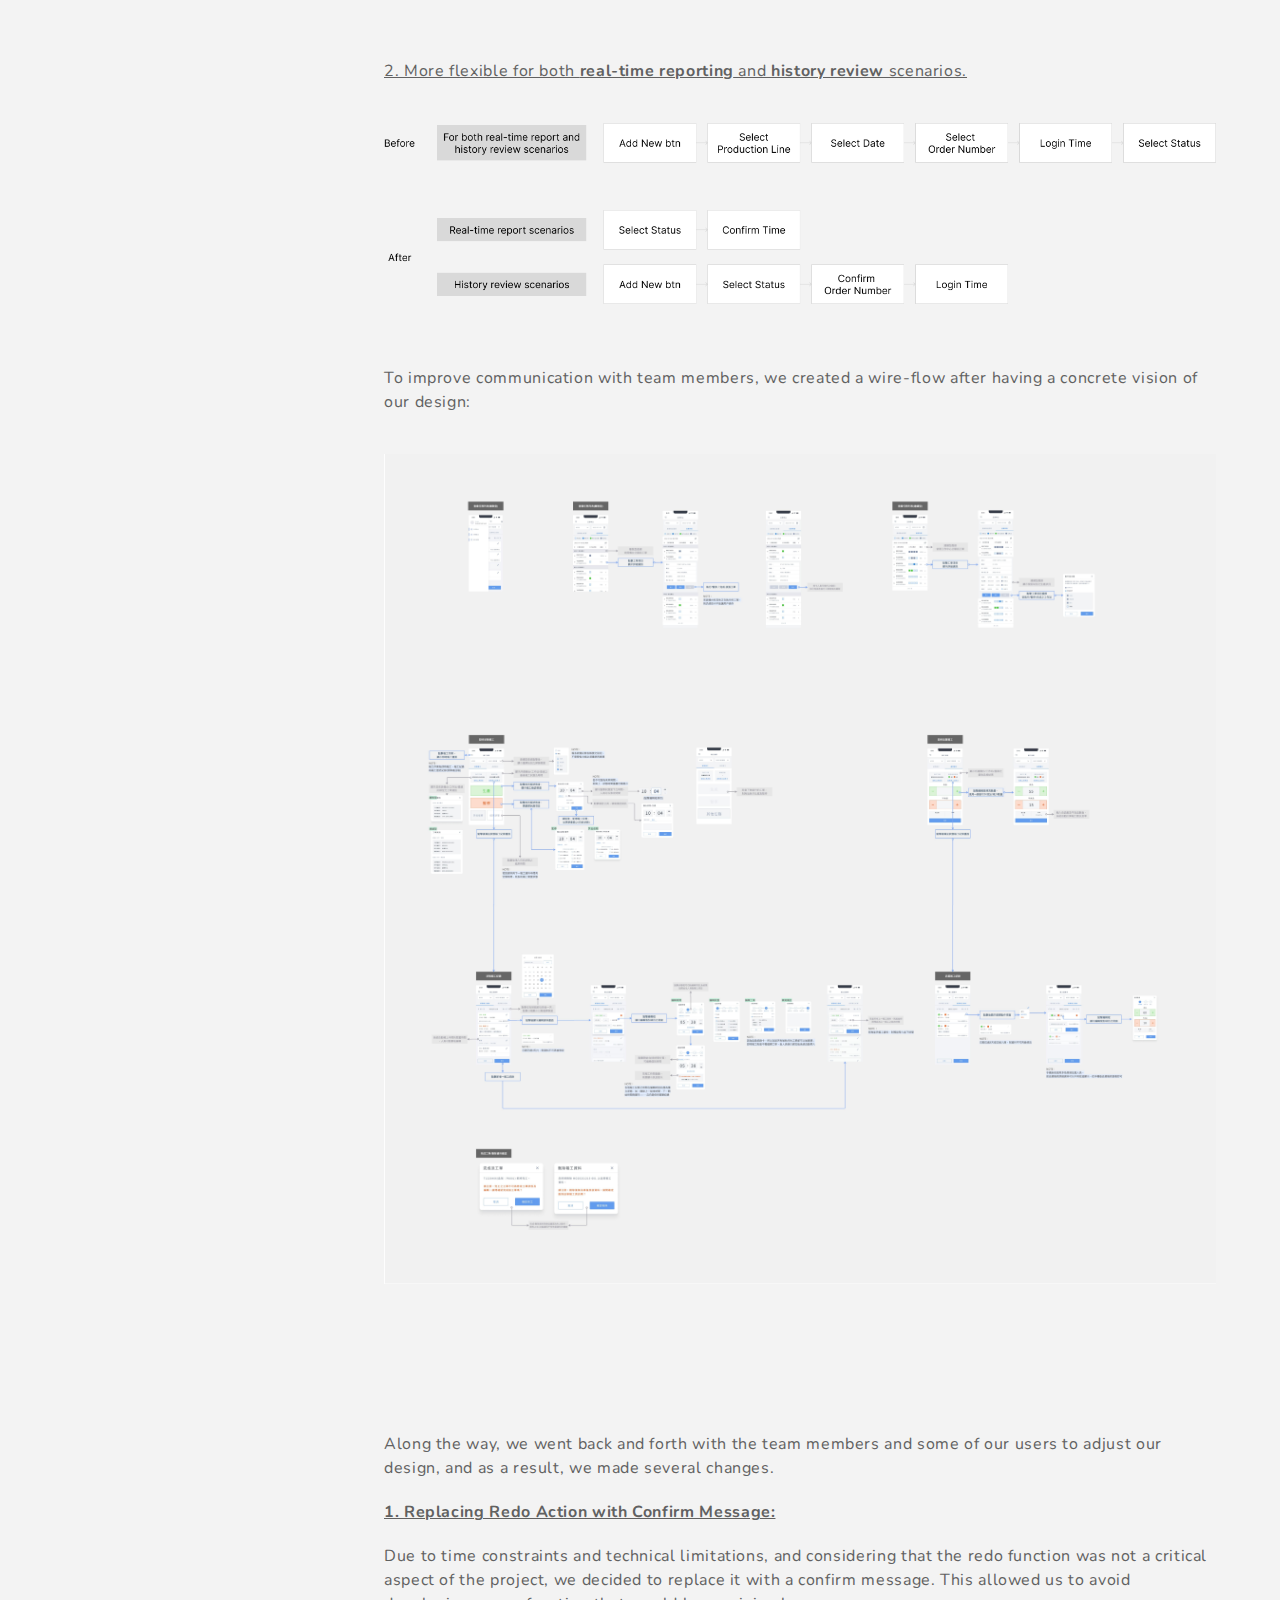
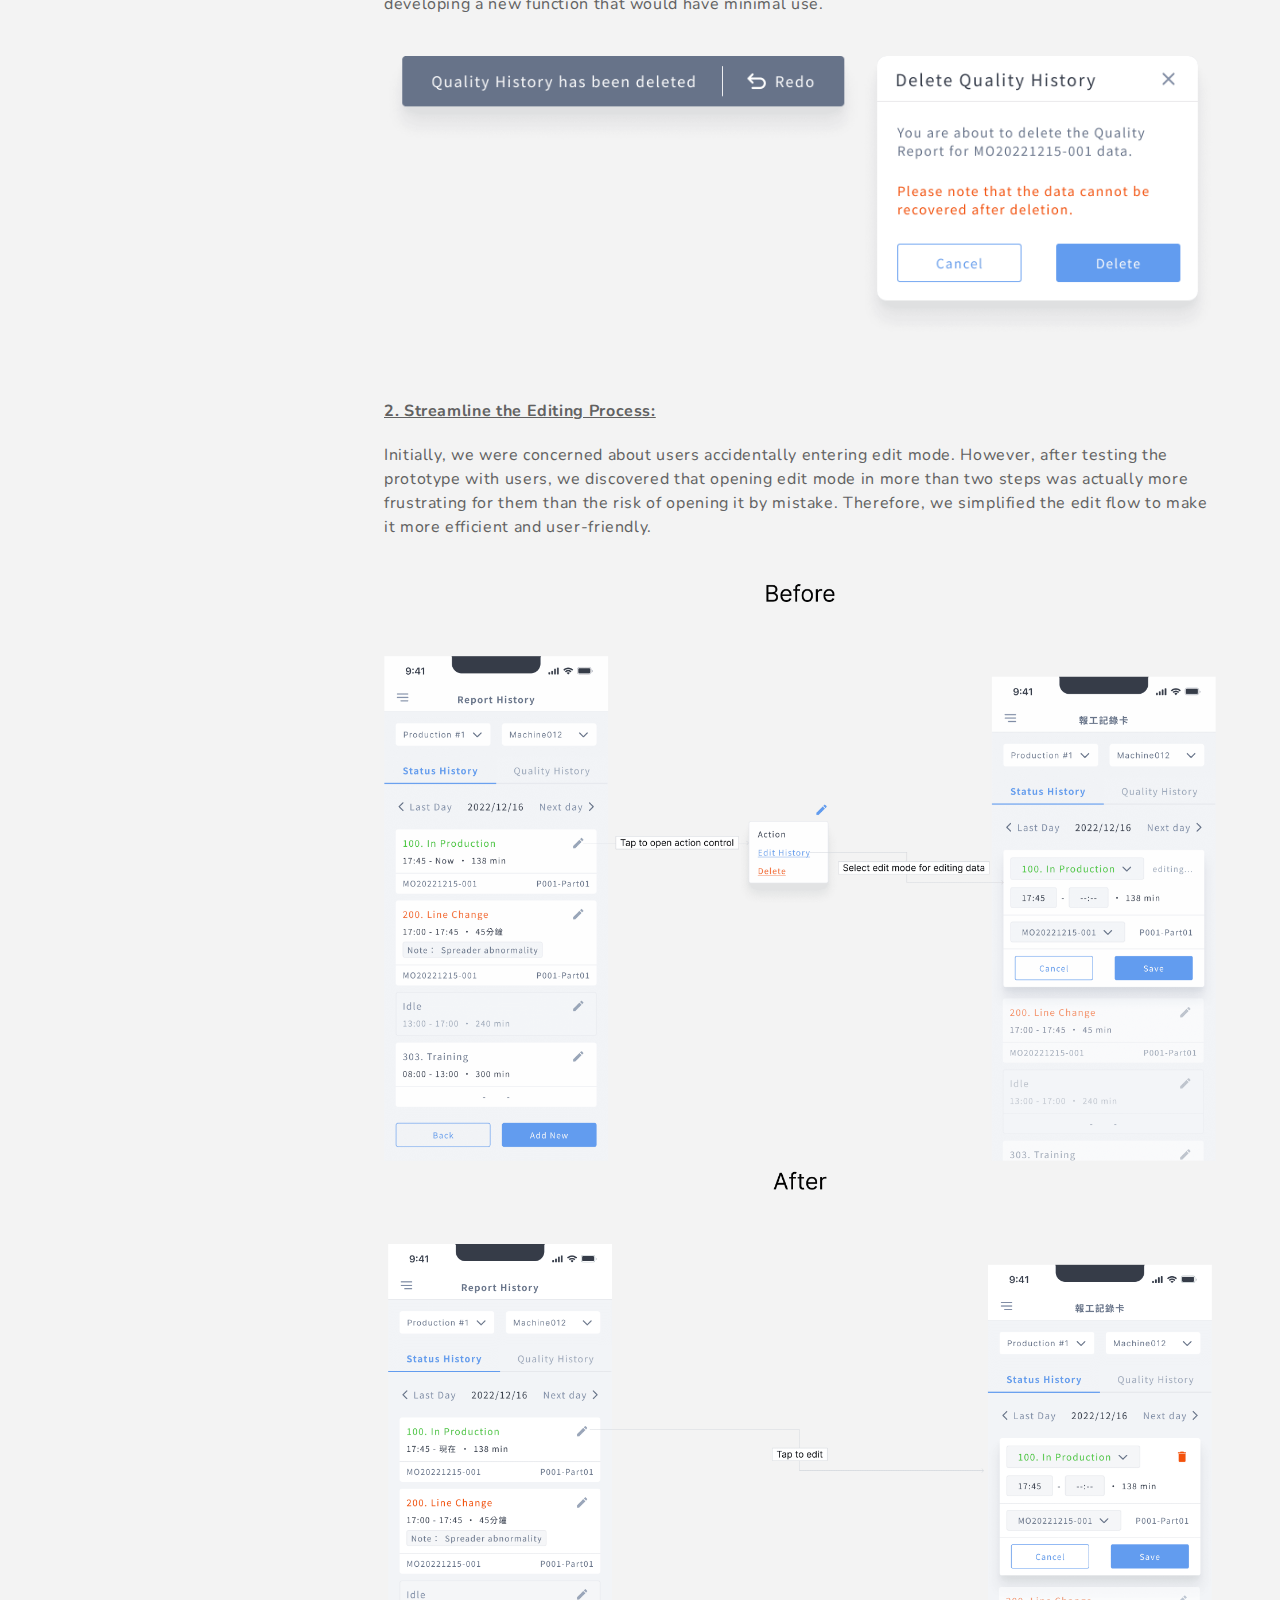
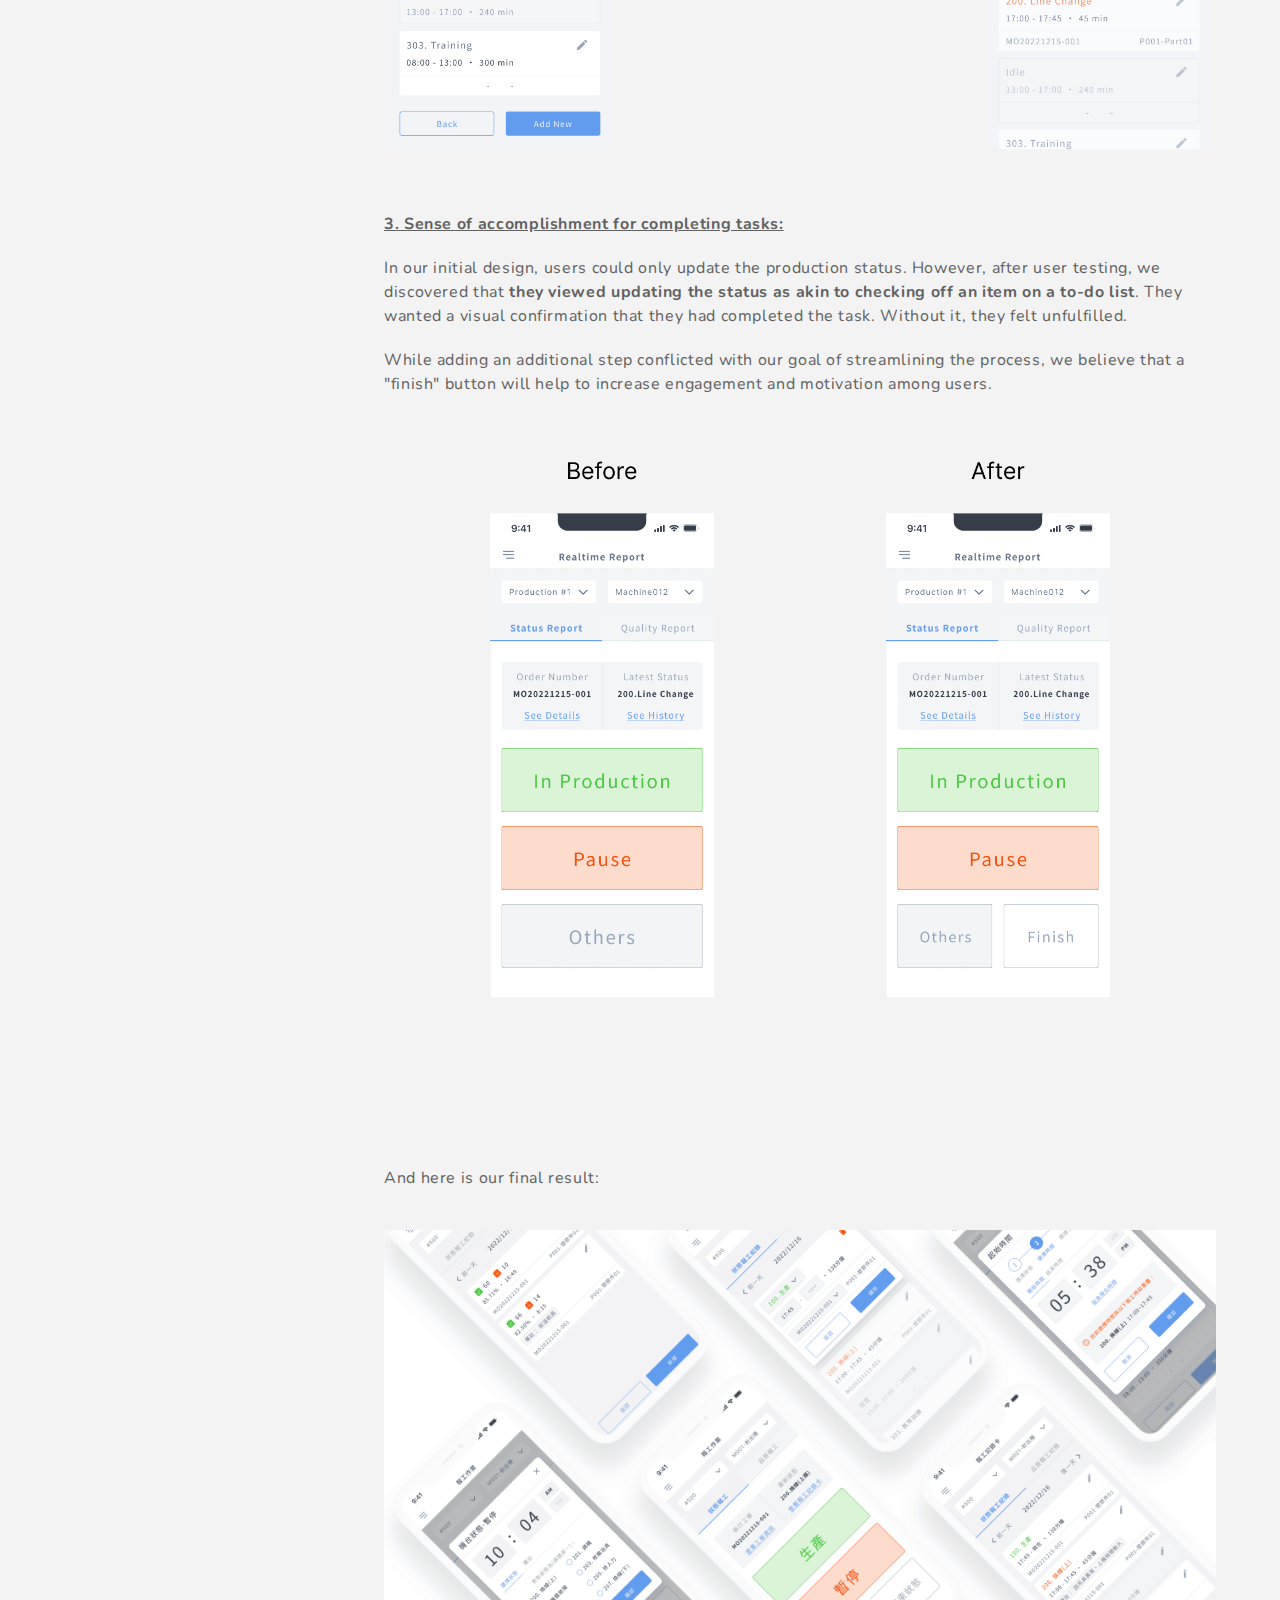
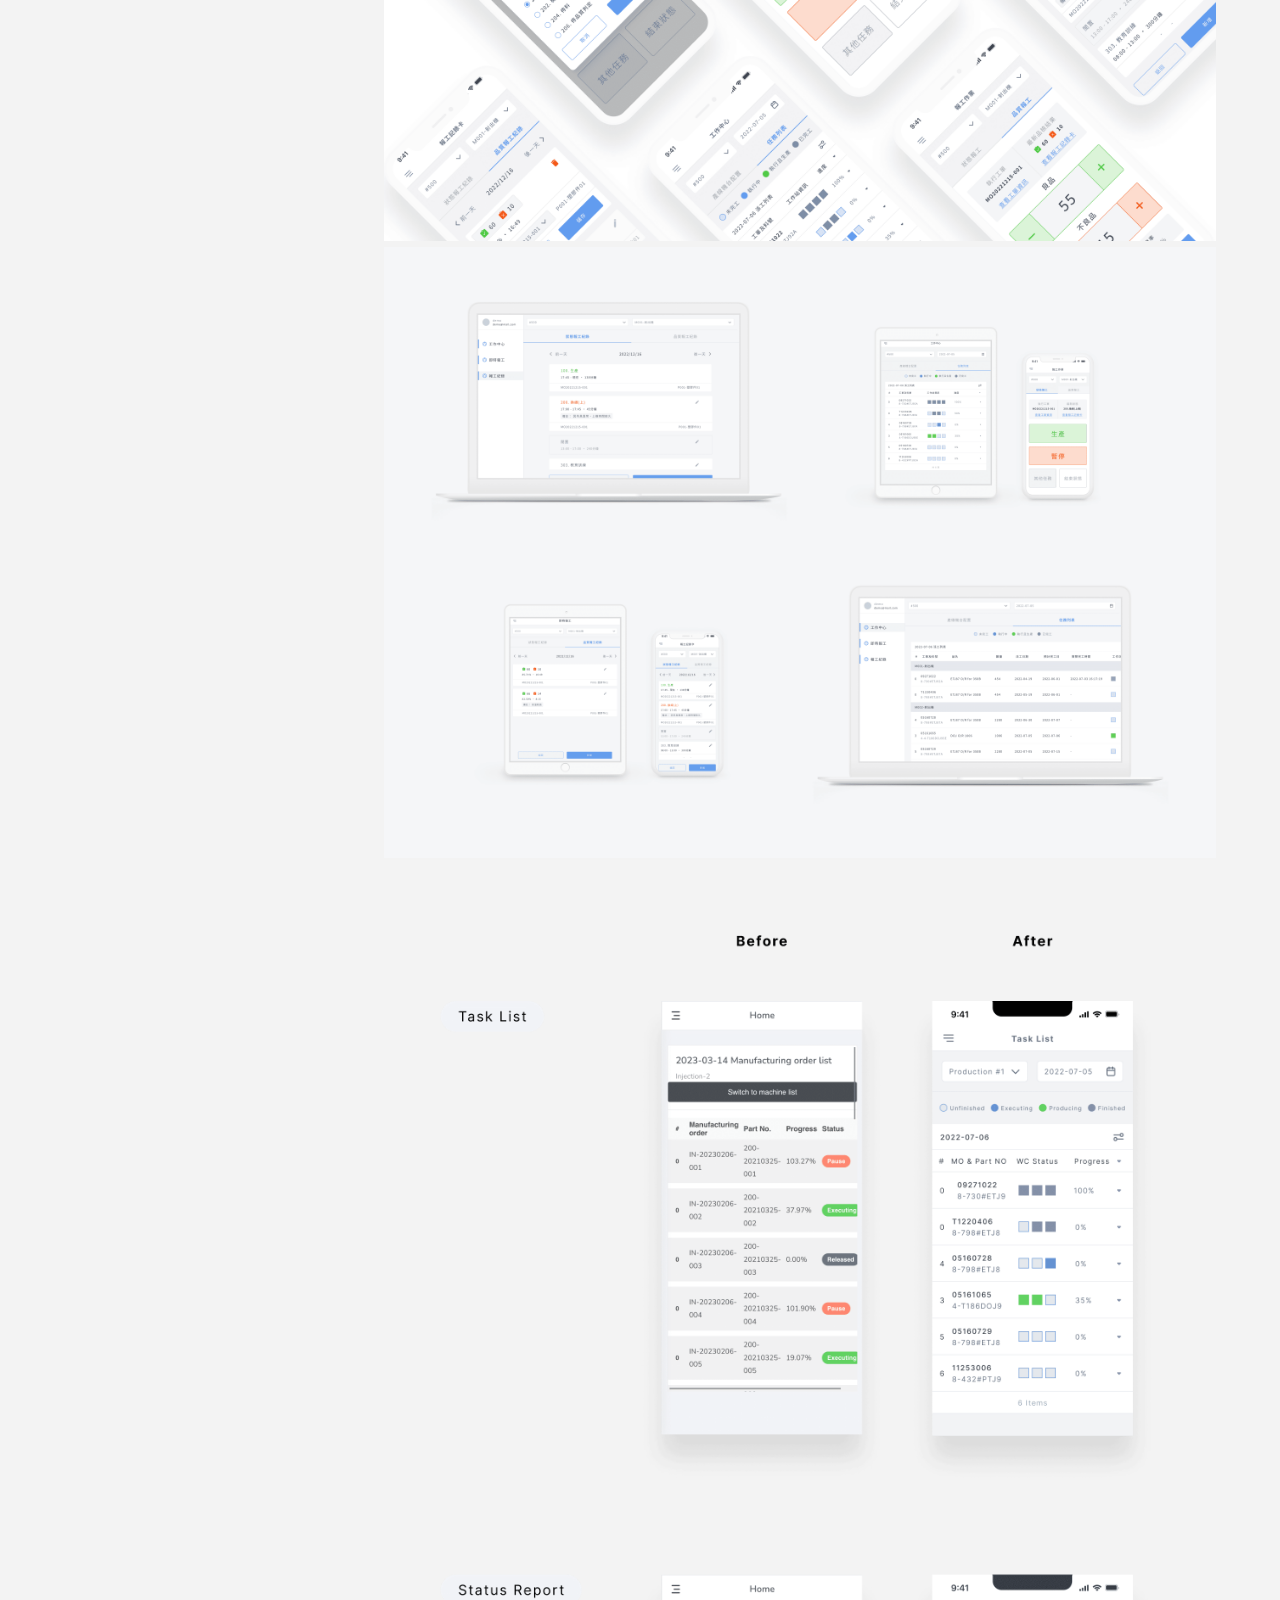
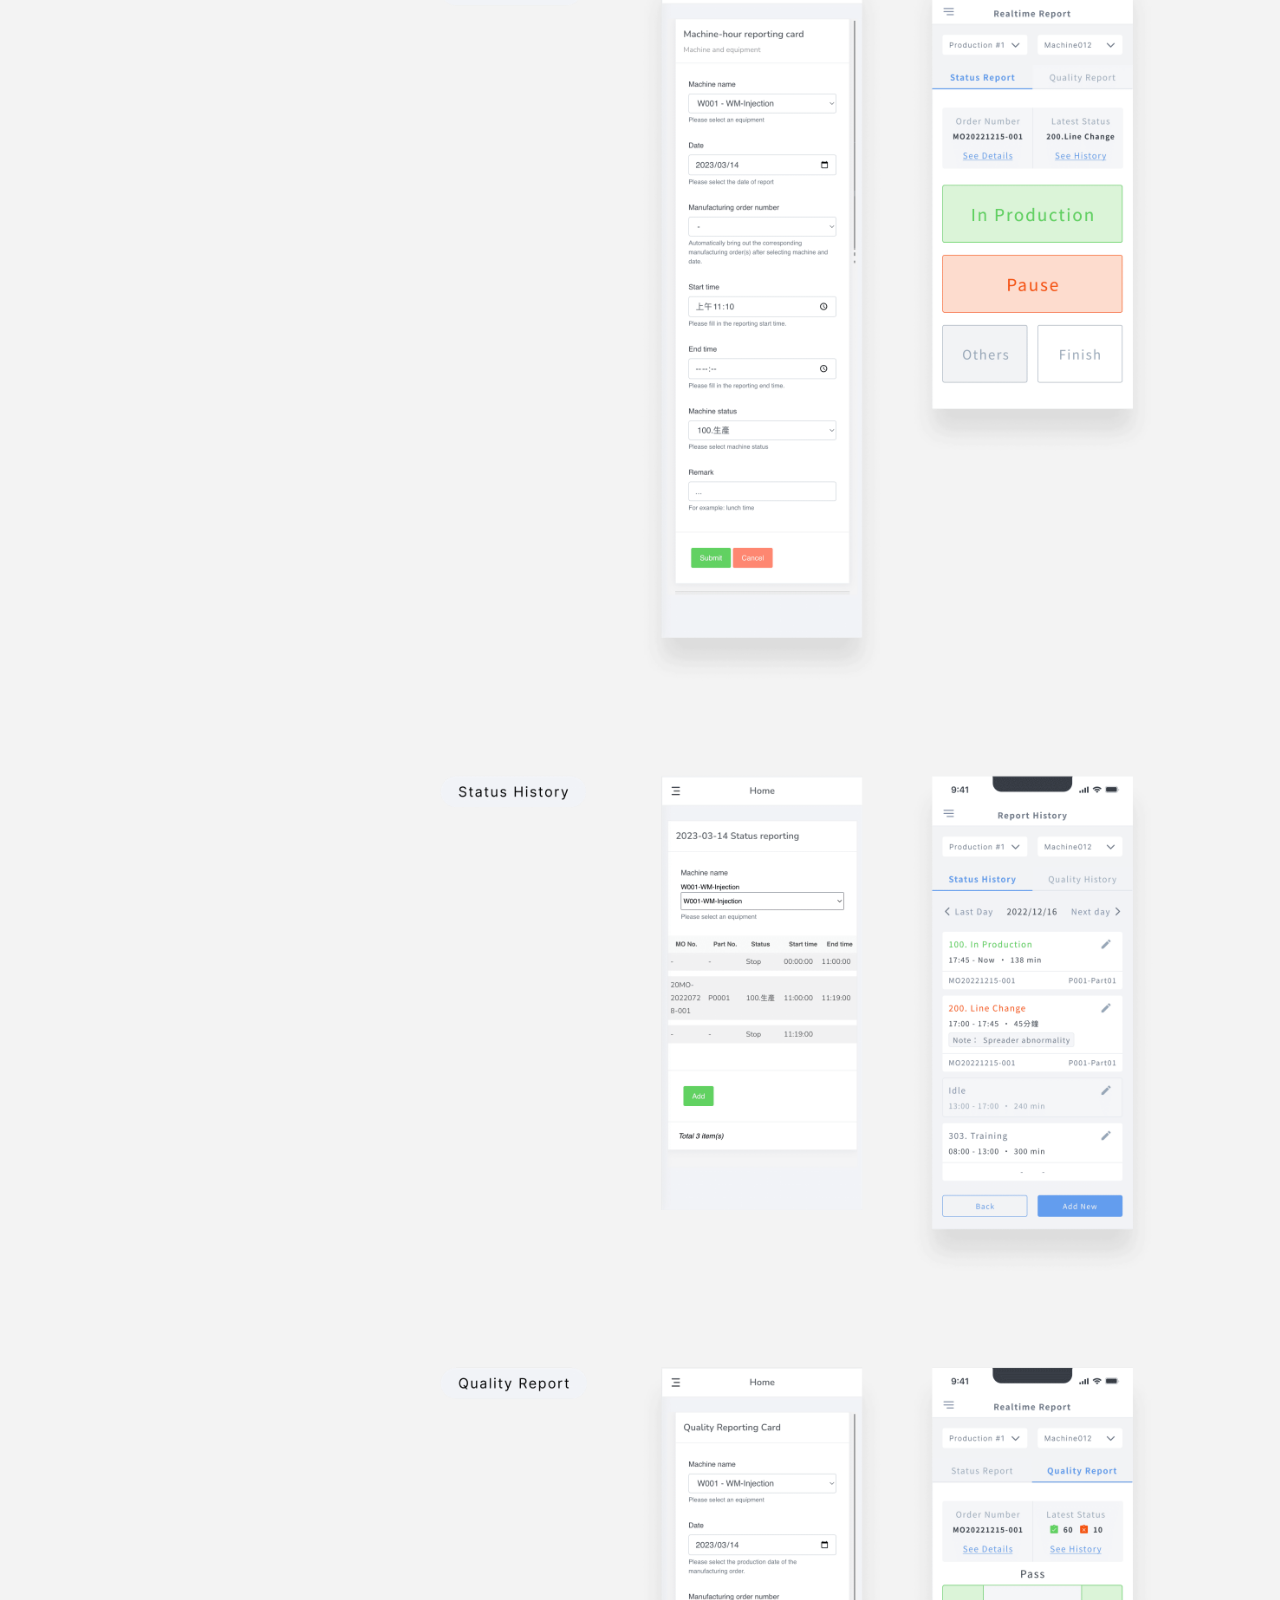
<file: 02_feature_optimise.html>
<!DOCTYPE html>
<html>
  <head>
    <meta charset="utf-8" />
    <meta name="description" content="Tzu-Ling Tseng | Product Designer" />
    <meta name="viewport" content="width=device-width, initial-scale=1" />
    <!--Start Of favicon-->
    <link
      rel="apple-touch-icon"
      sizes="180x180"
      href="img/favicon/apple-touch-icon.png"
    />
    <link
      rel="icon"
      type="image/png"
      sizes="32x32"
      href="img/favicon/favicon-32x32.png"
    />
    <link
      rel="icon"
      type="image/png"
      sizes="16x16"
      href="img/favicon/favicon-16x16.png"
    />
    <link rel="manifest" href="img/favicon/site.webmanifest" />
    <link
      rel="mask-icon"
      href="img/favicon/safari-pinned-tab.svg"
      color="#5bbad5"
    />
    <meta name="msapplication-TileColor" content="#da532c" />
    <meta name="theme-color" content="#ffffff" />
    <!--End Of favicon-->
    <title>Tzu-Ling Tseng | #2: Feature Optimise</title>
    <link rel="stylesheet" type="text/css" href="css/main.css" />
    <link rel="stylesheet" type="text/css" href="css/case_study.css" />
    <link rel="preconnect" href="https://fonts.googleapis.com" />
    <link rel="preconnect" href="https://fonts.gstatic.com" crossorigin />
    <link
      href="https://fonts.googleapis.com/css2?family=Nunito:wght@400;700&family=Racing+Sans+One&display=swap"
      rel="stylesheet"
    />
  </head>
  <body id="project_01">
    <header class="wh_header">
      <div class="header_container">
        <a href="index.html"><img src="./img/logo/logo_gr.png" alt="Logo" /></a>
        <ul>
          <!-- <li><a href="#" class="header_current_page home_menu">HOME</a></li> -->
          <li><a href="work_case_study.html">Work</a></li>
          <li><a href="about.html">About</a></li>
          <li><a href="#contact" onclick="goContact()">Contact</a></li>
        </ul>
      </div>
    </header>
    <section class="hero_img">
      <img
        src="./img/work/case_study/project_02/project_02_hero.png"
        alt="Hero Image"
      />
      <div>
        <h6 class="or_600">Realtime Frontline Reporting</h6>
        <h3 class="or_600">Feature Optimise</h3>
      </div>
    </section>
    <section class="case_study_content_container">
      <div class="case_study_quick_jump">
        <ul>
          <li><a href="#section_1_project_brief">Project Brief</a></li>
          <li><a href="#section_2_challenge">Challenge</a></li>
          <li><a href="#section_3_research_n_analysis">Research & Analysis</a></li>
          <li><a href="#section_4_opportunity">Opportunity</a></li>
          <li><a href="#section_5_design_verify_n_refine">Design, Verify & Refine</a></li>
          <li><a href="#section_6_outcome">Outcome</a></li>
        </ul>
      </div>
      <div class="case_study_content">
        <!-- Section 1: Project Brief -->
        <div id="section_1_project_brief">
          <h6>Project Brief</h6>
          <div class="t_c"></div>
          <p class="text_xl underline">
            About this Project: 
          </p>
          <div class="c_c"></div>
          <p>Light MES is a cost-effective solution for factories looking to begin their digital transformation journey. One of its key features is real-time reporting, where operators are responsible for reporting the current production status on the shop floor. This provides increased accuracy and transparency in production processes.</p>
          <div class="c_c"></div>
          <p>The implementation of Light MES leads to a paperless environment and digitisation of factory operations, resulting in improved efficiency and real-time updates.</p>
          <div class="c_b"></div>
          <p class="text_xl underline">Main Goal & Purpose:</p>
          <div class="c_c"></div>
          <p>Existing feature optimisation & Revision</p>
          <div class="c_b"></div>
          <p class="text_xl underline">Duration:</p>
          <div class="c_c"></div>
          <p>2022.11 ~ 2023.2 (4 months)</p>
          <div class="c_b"></div>
          <p class="text_xl underline">My Responsibility:</p>
          <div class="c_c"></div>
          <p>User Research, UX Design, UI Design, Project Management, Front-End Support</p>
        </div>
        <div class="section_dot"></div>
        <div><span class="dot">&#183 &#183 &#183</span></div>
        <div class="section_dot"></div>
         <!-- Section 2: Challenge -->
        <div id="section_2_challenge">
          <h6>Challenge</h6>
          <div class="t_c"></div>
          <p>In 2020, we launched the first version of Light MES, but our team faced challenges in increasing and retaining our user base. We identified several problems, including:</p>
          <div class="c_b"></div>
          <div>
            <ul>
              <li>The difficulty of onboarding new users and integrating our features into their daily workflows.</li>
              <li>The transition rate to paid plans remained low, which negatively impacted our business.</li>
              <li>Users also showed a low interest in new features, further adding to our challenges.</li>
            </ul>
          </div>
          <div class="b_c"></div>
          <p>To address these issues, we conducted user surveys and interviews to gain insights into how our users felt about our product. The feedback we received indicated that:</p>
          <div class="c_b"></div>
          <div>
            <ul>
              <li>55% of users felt that the product overloaded them.</li>
              <li>35% of users found it somewhat complicated, particularly for senior users who lacked confidence in digital tools.</li>
              <li>30% of users found it easy to get lost in the multiple steps required to complete tasks.</li>
            </ul>
          </div>
          <div class="b_c"></div>
          <p>We also discovered that our current feature, originally designed for clocking in and out and recording tasks performed in a factory, did not align with our desired user flow of reporting real-time production line status.</p>
          <div class="c_c"></div>
          <p>As a result, we needed to redesign our features to better meet our users' needs and improve their experience with Light MES.</p>
        </div>
        <div class="section_dot"></div>
        <div><span class="dot">&#183 &#183 &#183</span></div>
        <div class="section_dot"></div>
        <!-- Section 3: Research & Analysis-->
        <div id="section_3_research_n_analysis">
          <h6>Research & Analysis</h6>
          <div class="t_c"></div>
          <p>To better understand the differences between the original use and the current use of the feature, we conducted a comparison analysis. The table below outlines the key differences between the original use and the current use of the feature by operators:</p>
          <div class="c_b"></div>
          <img src="./img/work/case_study/project_02/project_02_comparison_analysis.png" alt="Comparison Analysis">
          <div class="b_c"></div>
          <p>By analyzing these differences, we were able to gain a deeper understanding of how the feature was originally intended to be used and how it was currently being used. This analysis highlighted the need to make significant changes to the feature in order to better align it with the needs of our users and improve their overall experience with the product.</p>
          <div class="c_c"></div>
          <p>After analysing our findings and user research, we created a user journey map to visualize the issues in the current user flow.</p>
          <div class="c_b"></div>
          <img src="./img/work/case_study/project_02/project_02_current_journey_map.png" alt="Current User Journey Map">
          <div class="b_c"></div>
          <p>Based on our user research, we identified four key priority issues that need to be addressed:</p>
          <div class="c_b"></div>
          <div>
            <ul>
              <li><span class="bold">Redundant data entry:</span> Users have to fill out a form with a lot of repetitive information when updating and adding new production statuses, including the manufacturing order number, machine and production line numbers and names, production status, and starting and ending times of the status. However, the only information they really need to input is the status and a double-check of the time.</li>
              <li><span class="bold">Unnecessary time logging:</span> Users are required to log in with starting and ending times when updating and adding new production statuses, but since it's a real-time status report, is it really necessary?</li>
              <li><span class="bold">Illogical status connections:</span> The system automatically adds the ending time to the previous status when users update the following production status with only the starting time of the status. However, if users try to edit the prior status's ending time, it will also affect the starting time of the following status. This can cause confusion, and users need to have more control over the data.</li>
              <li><span class="bold">Complicated interface:</span> The current user interface is too complicated, with too many options and buttons, making it difficult for users to navigate and complete tasks efficiently.</li>
            </ul>
          </div>
        </div>
        <div class="section_dot"></div>
        <div><span class="dot">&#183 &#183 &#183</span></div>
        <div class="section_dot"></div>
        <!-- Section 4: Opportunity -->
        <div id="section_4_opportunity">
          <h6>Opportunity</h6>
          <div class="t_c"></div>
          <p>To summarise our findings, we have created a UX Problem Definition Sheet, which outlines the following:</p>
          <div class="c_b"></div>
          <div class="doc_flex">
            <img src="./img/work/case_study/project_02/project_02_problem_sheet_01.png" alt="UX Problem Sheet">
            <img src="./img/work/case_study/project_02/project_02_problem_sheet_02.png" alt="">
          </div>
          <div class="b_c"></div>
          <p>In addition, we have refined our new UX service blueprint as shown below:</p>
          <div class="c_b"></div>
          <img src="./img/work/case_study/project_02/project_02_service_blueprint.png" alt="Service Blueprint">
        </div>
        <div class="section_dot"></div>
        <div><span class="dot">&#183 &#183 &#183</span></div>
        <div class="section_dot"></div>
        <!-- Section 5: Design, Verify & Refine -->
        <div id="section_5_design_verify_n_refine">
          <h6>Design, Verify & Refine</h6>
          <div class="t_c"></div>
          <p>Before moving on to the design stage, we defined some simple user stories to guide us.</p>
          <div class="c_b"></div>
          <div>
            <ul>
              <li>As a busy operator, I want to <span class="bold underline">quickly update the production status</span> so that I can <span class="bold underline">focus on a more critical production task</span>.</li>
              <li>As an operating manager, I need to <span class="bold underline">check all the operator’s login data and edit it after the shift</span>.</li>
            </ul>
          </div>
          <div class="b_c"></div>
          <p>And here we come our goal:</p>
          <div class="c_b"></div>
          <div>
            <ul>
              <li class="bold">Minimising the number of steps and processes</li>
              <li class="bold">Creating a more flexible flow that can adapt to individual user habits</li>
              <li class="bold">Making the digital tool easy to use for users at all levels of digital tool proficiency</li>
            </ul>
          </div>
          <div class="b_c"></div>
          <p>To achieve these goals, we reconstructed the site map for better navigation.</p>
          <div class="c_b"></div>
          <img src="./img/work/case_study/project_02/project_02_sitemap.png" alt="Site Map">
          <div class="b_c"></div>
          <p>These changes will help users with the following:</p>
          <div class="c_b"></div>
          <p class="underline">1. Better Navigation (Reduce 25% of navigation time)</p>
          <div class="c_b"></div>
          <img src="./img/work/case_study/project_02/project_02_flow_01.png" alt="Better Navigation User Flow">
          <div class="b_c"></div>
          <p class="underline">2. More flexible for both <span class="bold">real-time reporting</span> and <span class="bold">history review</span> scenarios.</p>
          <div class="c_b"></div>
          <img src="./img/work/case_study/project_02/project_02_flow_02.png" alt="More flexible User Flow">
          <div class="b_c"></div>
          <p>To improve communication with team members, we created a wire-flow after having a concrete vision of our design:</p>
          <div class="c_b"></div>
          <img src="./img/work/case_study/project_02/project_02_wireflow.jpg" alt="Wireflow">
          <div class="section_dot">&nbsp</div>
          <p>Along the way, we went back and forth with the team members and some of our users to adjust our design, and as a result, we made several changes.</p>
          <div class="c_c"></div>
          <p class="underline bold">1. Replacing Redo Action with Confirm Message:</p>
          <div class="c_c"></div>
          <p>Due to time constraints and technical limitations, and considering that the redo function was not a critical aspect of the project, we decided to replace it with a confirm message. This allowed us to avoid developing a new function that would have minimal use.</p>
          <div class="c_b"></div>
          <img src="./img/work/case_study/project_02/project_02_redo_to_comfirm.png" alt="Redo to Comfirm">
          <div class="b_c"></div>
          <p class="underline bold">2. Streamline the Editing Process:</p>
          <div class="c_c"></div>
          <p>Initially, we were concerned about users accidentally entering edit mode. However, after testing the prototype with users, we discovered that opening edit mode in more than two steps was actually more frustrating for them than the risk of opening it by mistake. Therefore, we simplified the edit flow to make it more efficient and user-friendly.</p>
          <div class="c_b"></div>
          <img src="./img/work/case_study/project_02/project_02_streamlime_01.png" alt="Before Streamlime Process">
          <img src="./img/work/case_study/project_02/project_02_streamlime_02.png" alt="After Streamlime Process">
          <div class="b_c"></div>
          <p class="underline bold">3. Sense of accomplishment for completing tasks:</p>
          <div class="c_c"></div>
          <p>In our initial design, users could only update the production status. However, after user testing, we discovered that <span class="bold">they viewed updating the status as akin to checking off an item on a to-do list</span>. They wanted a visual confirmation that they had completed the task. Without it, they felt unfulfilled.</p>
          <div class="c_c"></div>
          <p>While adding an additional step conflicted with our goal of streamlining the process, we believe that a "finish" button will help to increase engagement and motivation among users.</p>
          <div class="c_b"></div>
          <img src="./img/work/case_study/project_02/project_02_sense_of_accomlishment.png" alt="Sense of Accomplishment">
          <div class="section_dot">&nbsp</div>
          <p>And here is our final result:</p>
          <div class="c_b"></div>
          <img src="./img/work/case_study/project_02/project_02_final_01.png" alt="Final Design">
          <img src="./img/work/case_study/project_02/project_02_final_02.png" alt="Final Design">
          <img src="./img/work/case_study/project_02/project_02_final_03.png" alt="Final Design">
        </div>
        <div class="section_dot"></div>
        <div><span class="dot">&#183 &#183 &#183</span></div>
        <div class="section_dot"></div>
        <!-- Section 6: Outcome -->
        <div id="section_6_outcome">
          <h6>Outcome</h6>
          <div class="t_c"></div>
          <p>Since launching the new version, we've seen substantial improvements, as evidenced by the following metrics:</p>
          <div class="c_b"></div>
          <div>
            <ol>
              <li>Our reporting cycle time has decreased from 45 to just 17 seconds, resulting in a remarkable 62% reduction. <span class="note">(Note: We measure a reporting cycle from status to quality, then status reporting)</span></li>
              <li>Onboarding engagement has increased by 30%, indicating a better user experience.</li>
              <li>User satisfaction has increased from 35% to 71.25%, demonstrating significant progress.</li>
            </ol>
          </div>
          <div class="b_c"></div>
          <p>But we are not finishing…</p>
          <div class="c_c"></div>
          <p>Despite these achievements, we have been questioning whether our product truly adds value for operators, who are using it as part of their job rather than out of spontaneous desire.</p>
          <div class="c_c"></div>
          <p>To ensure we are addressing their needs, we have decided to conduct a five-day design sprint. We will focus on discovering what motivates and interests operators, so we can continue to enhance their experience with our product and make their job easier. And this marks the beginning of our next thrilling journey.</p>
        </div>
        <div class="section_dot">&nbsp</div>
        <div class="section_dot">&nbsp</div>
      </div>
    </section>

    <footer id="contact">
      <section>
        <div class="copyright">
          <a href="index.html"
            ><img src="./img/logo/logo_gr.png" alt="logo" class="footer_logo"
          /></a>
        </div>
        <div class="contact">
          <a href="mailto: tzuling.ts@gmail.com"
            ><img src="./img/contact/email.png" alt="Email Me" class="email"
          /></a>
          <a href="https://www.linkedin.com/in/tzulingtseng/" target="_blank"
            ><img
              src="./img/contact/linkedin.png"
              alt="Visit LinkedIn"
              class="linkedin"
          /></a>
        </div>
      </section>
    </footer>
    <script src="js/index.js"></script>
  </body>
</html>
</file>
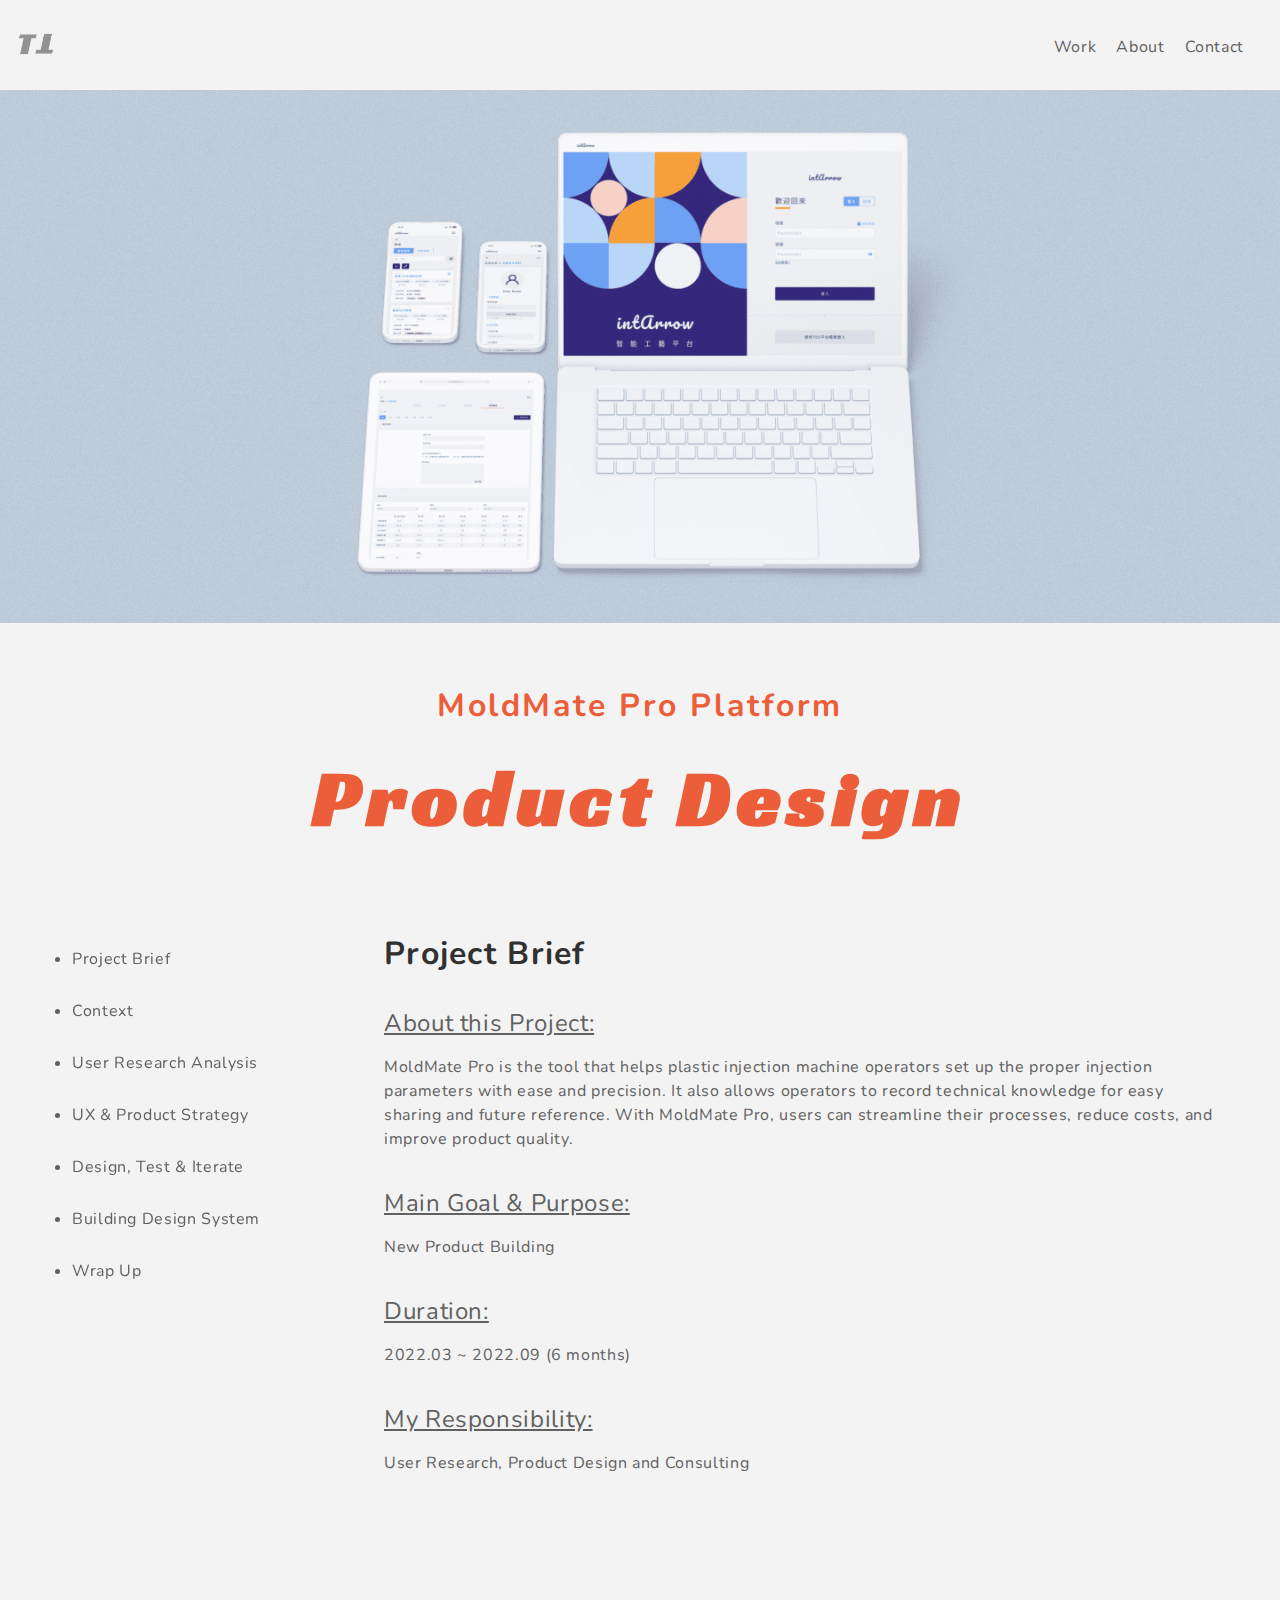
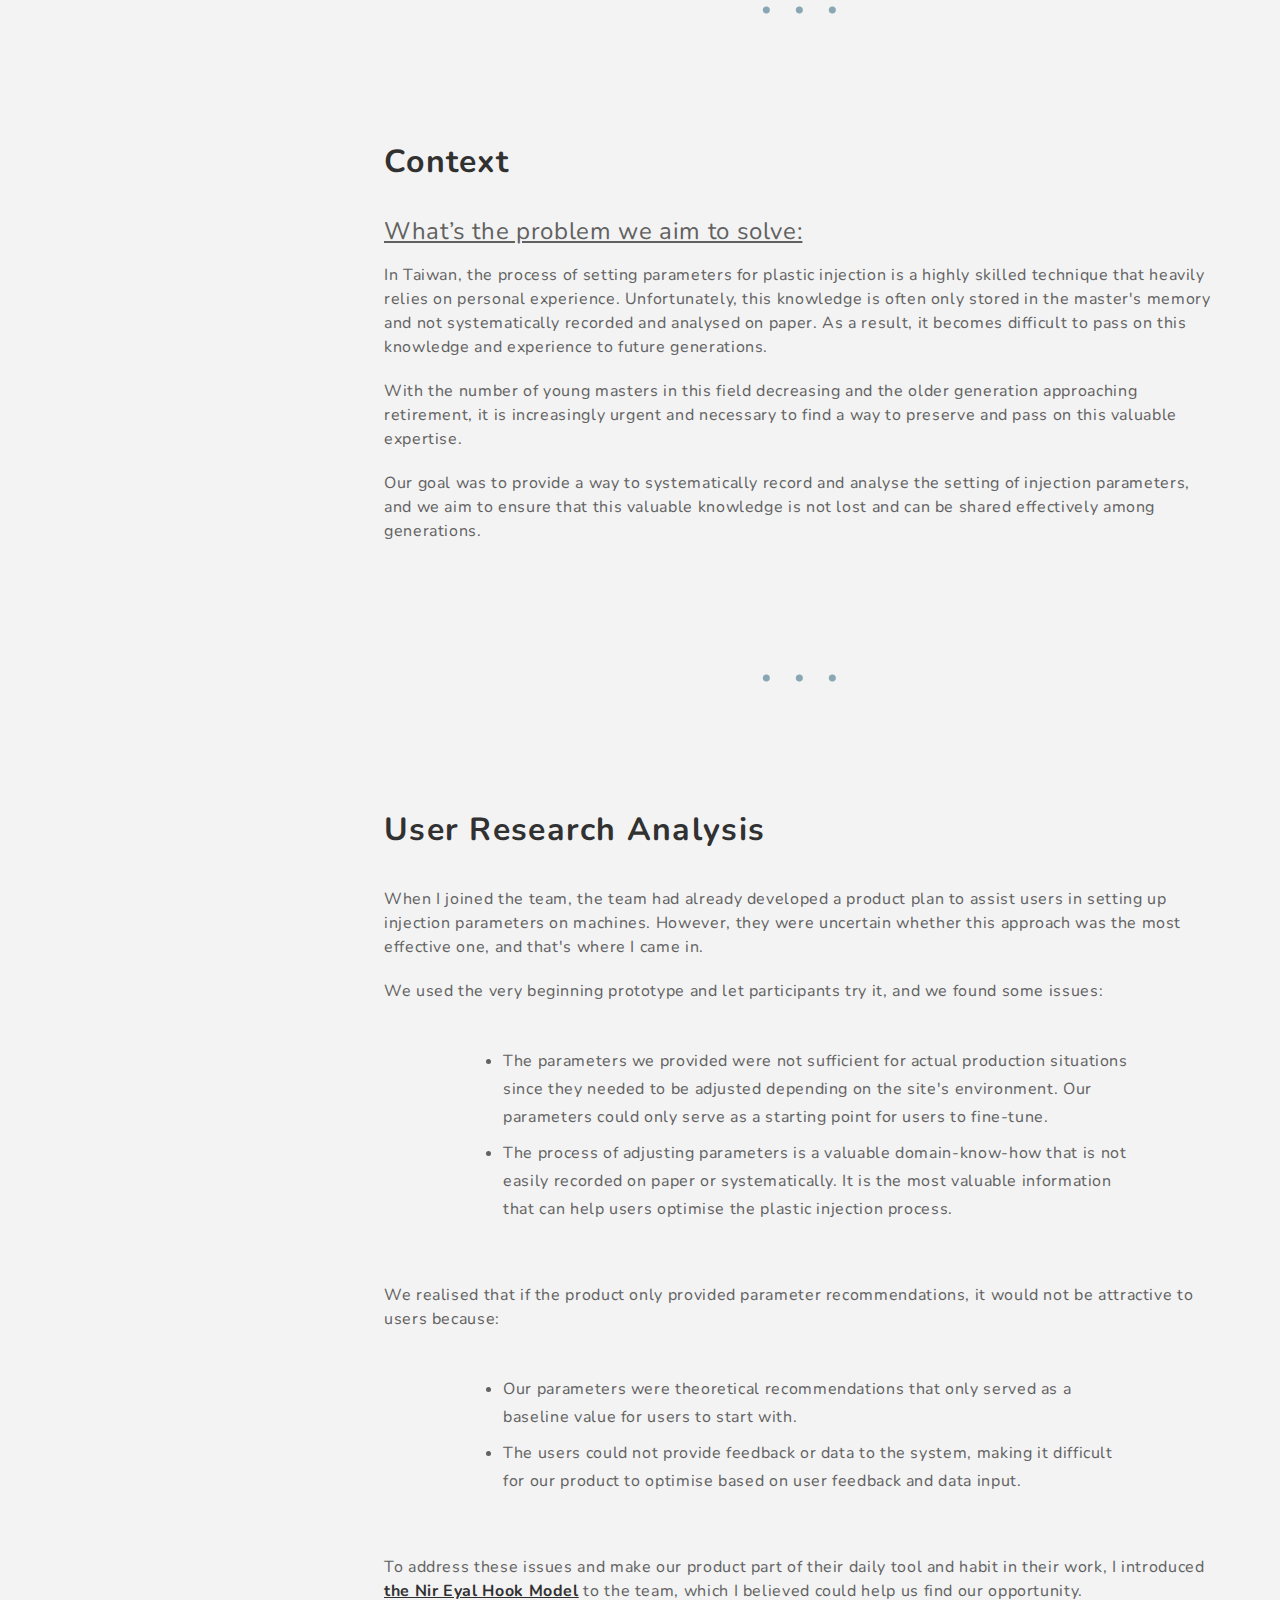
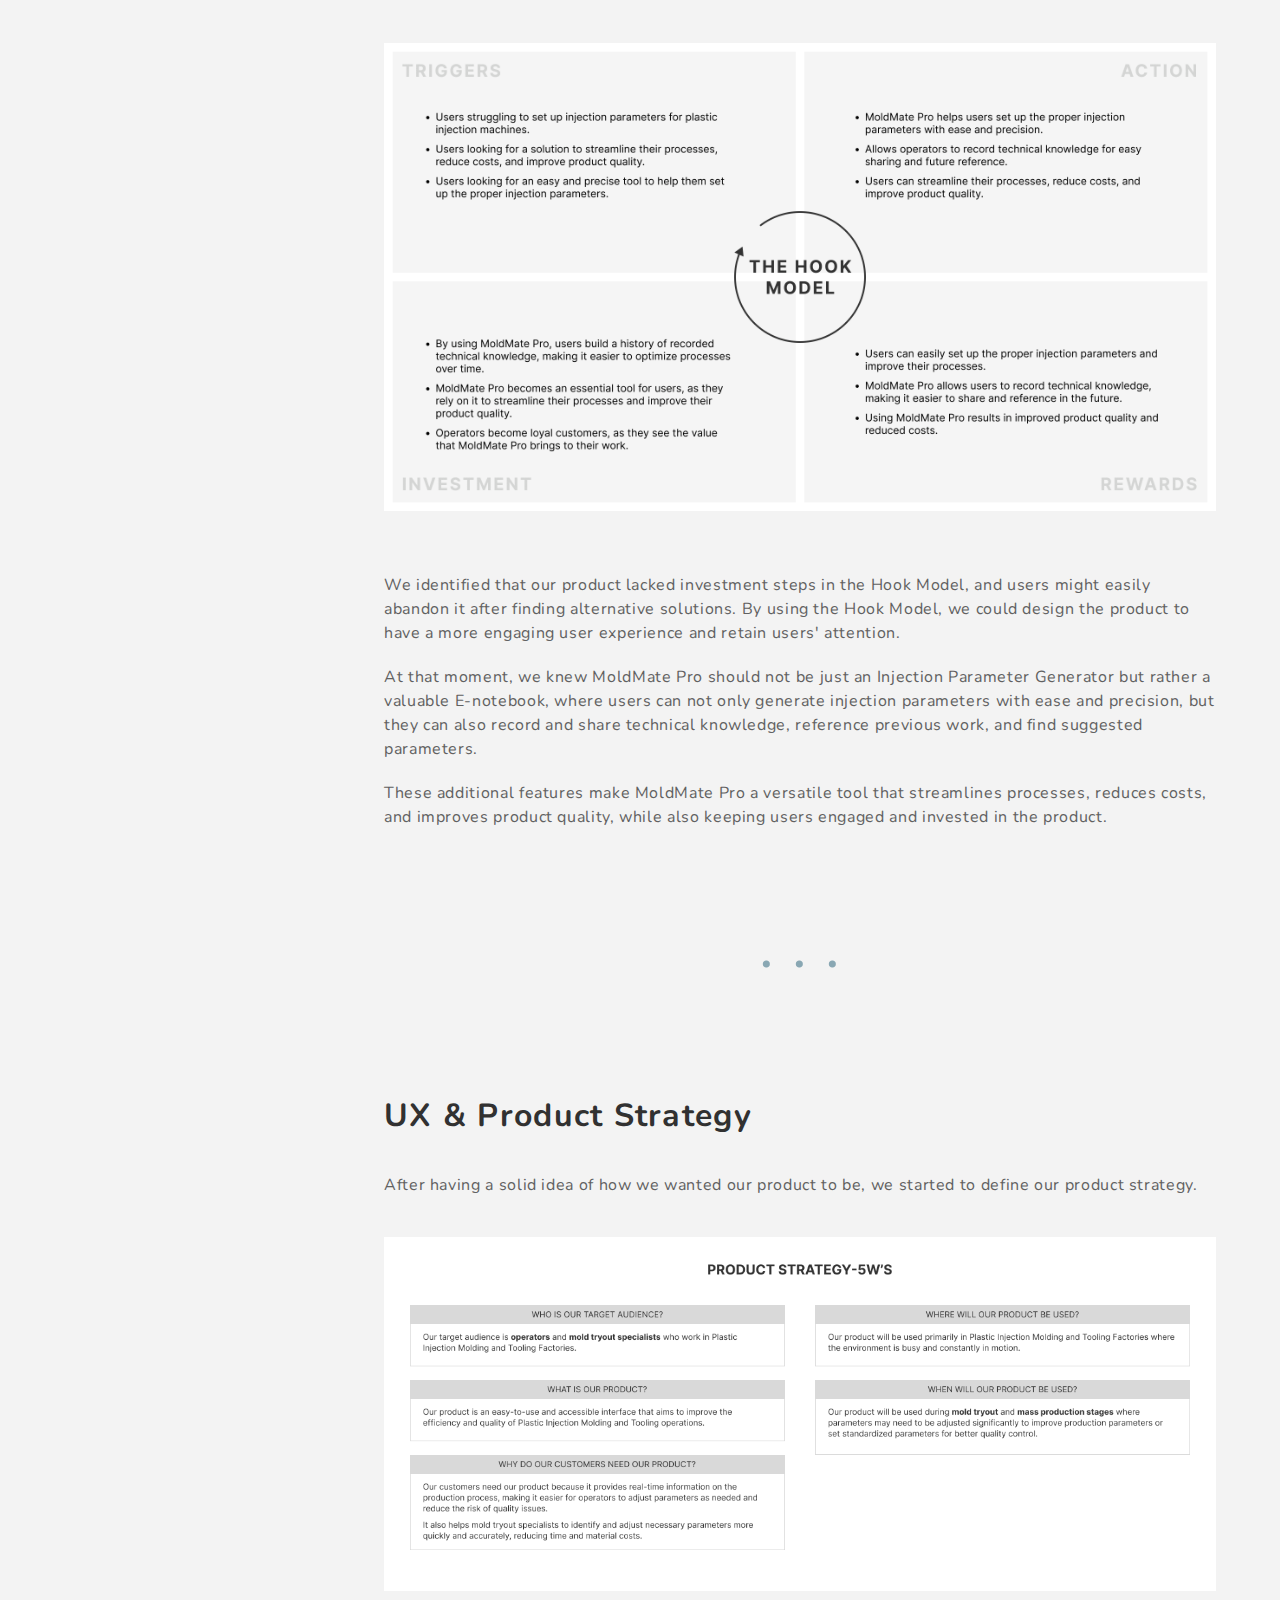
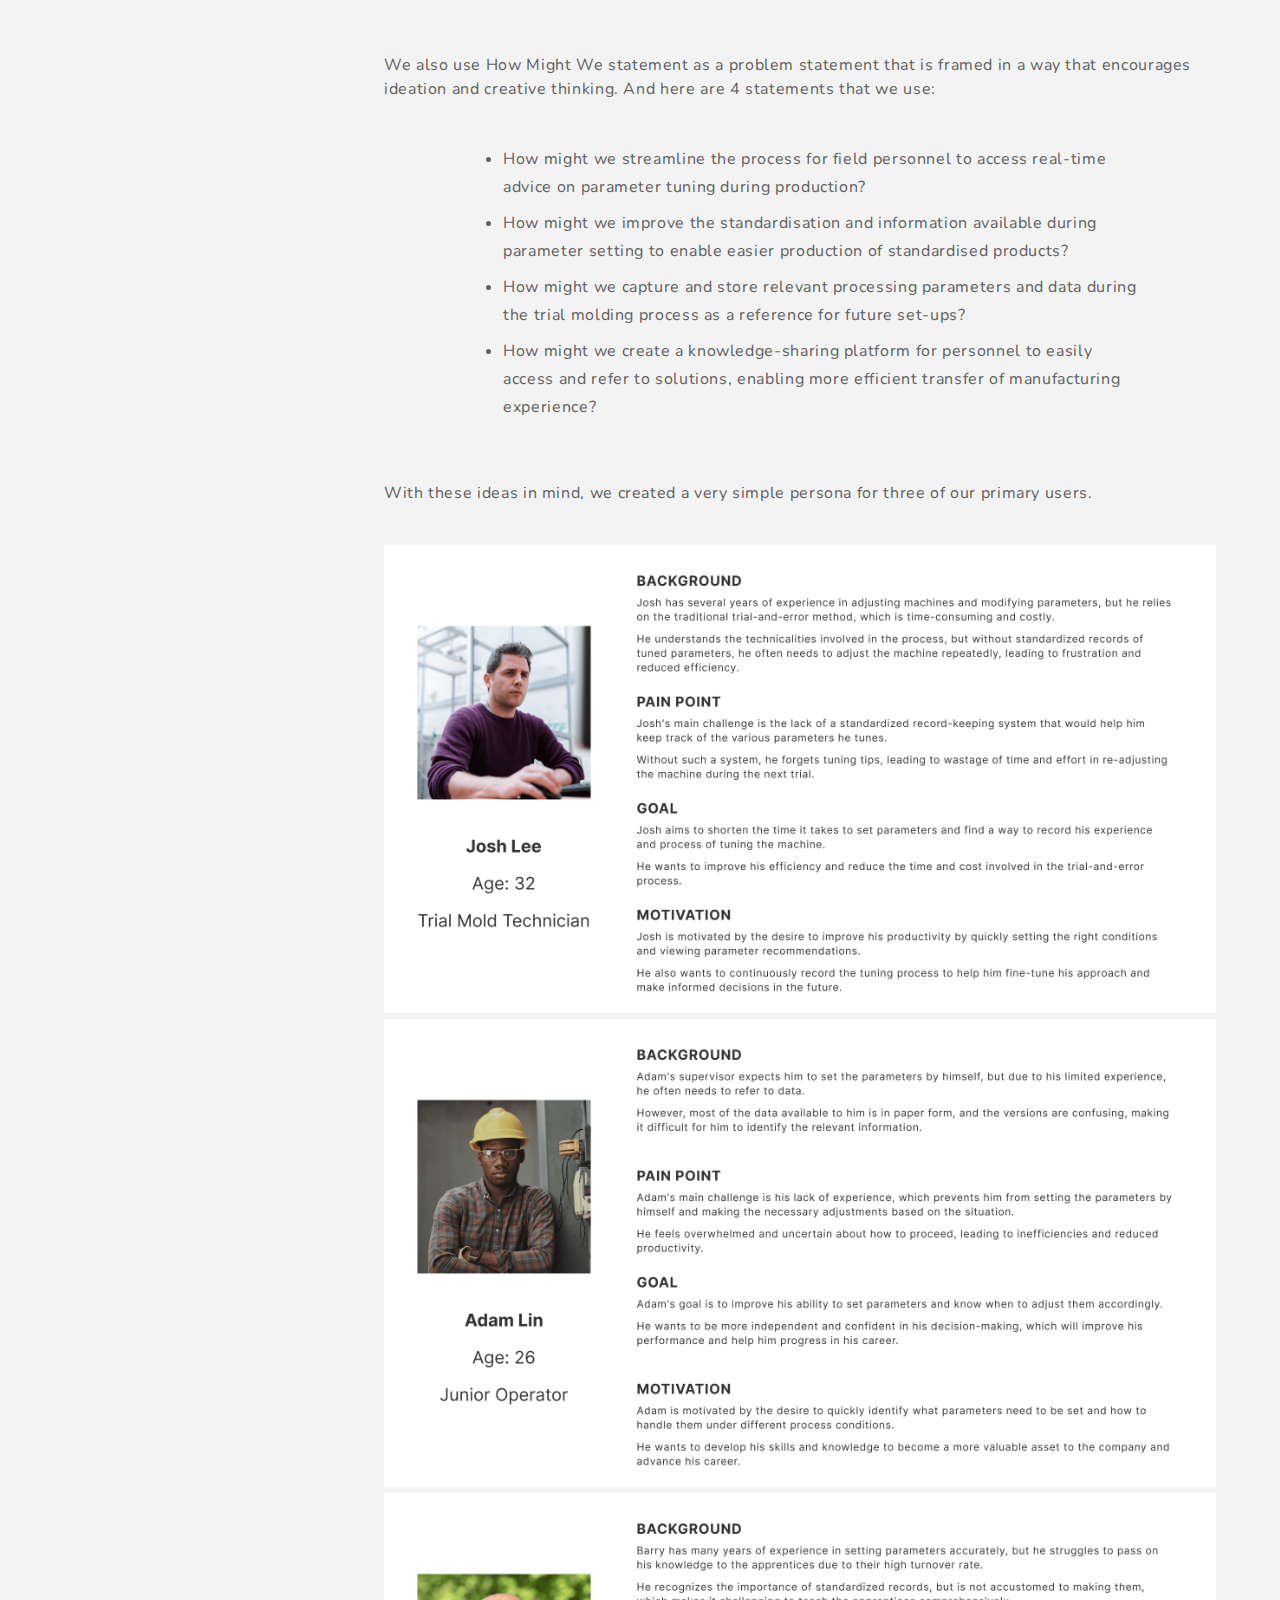
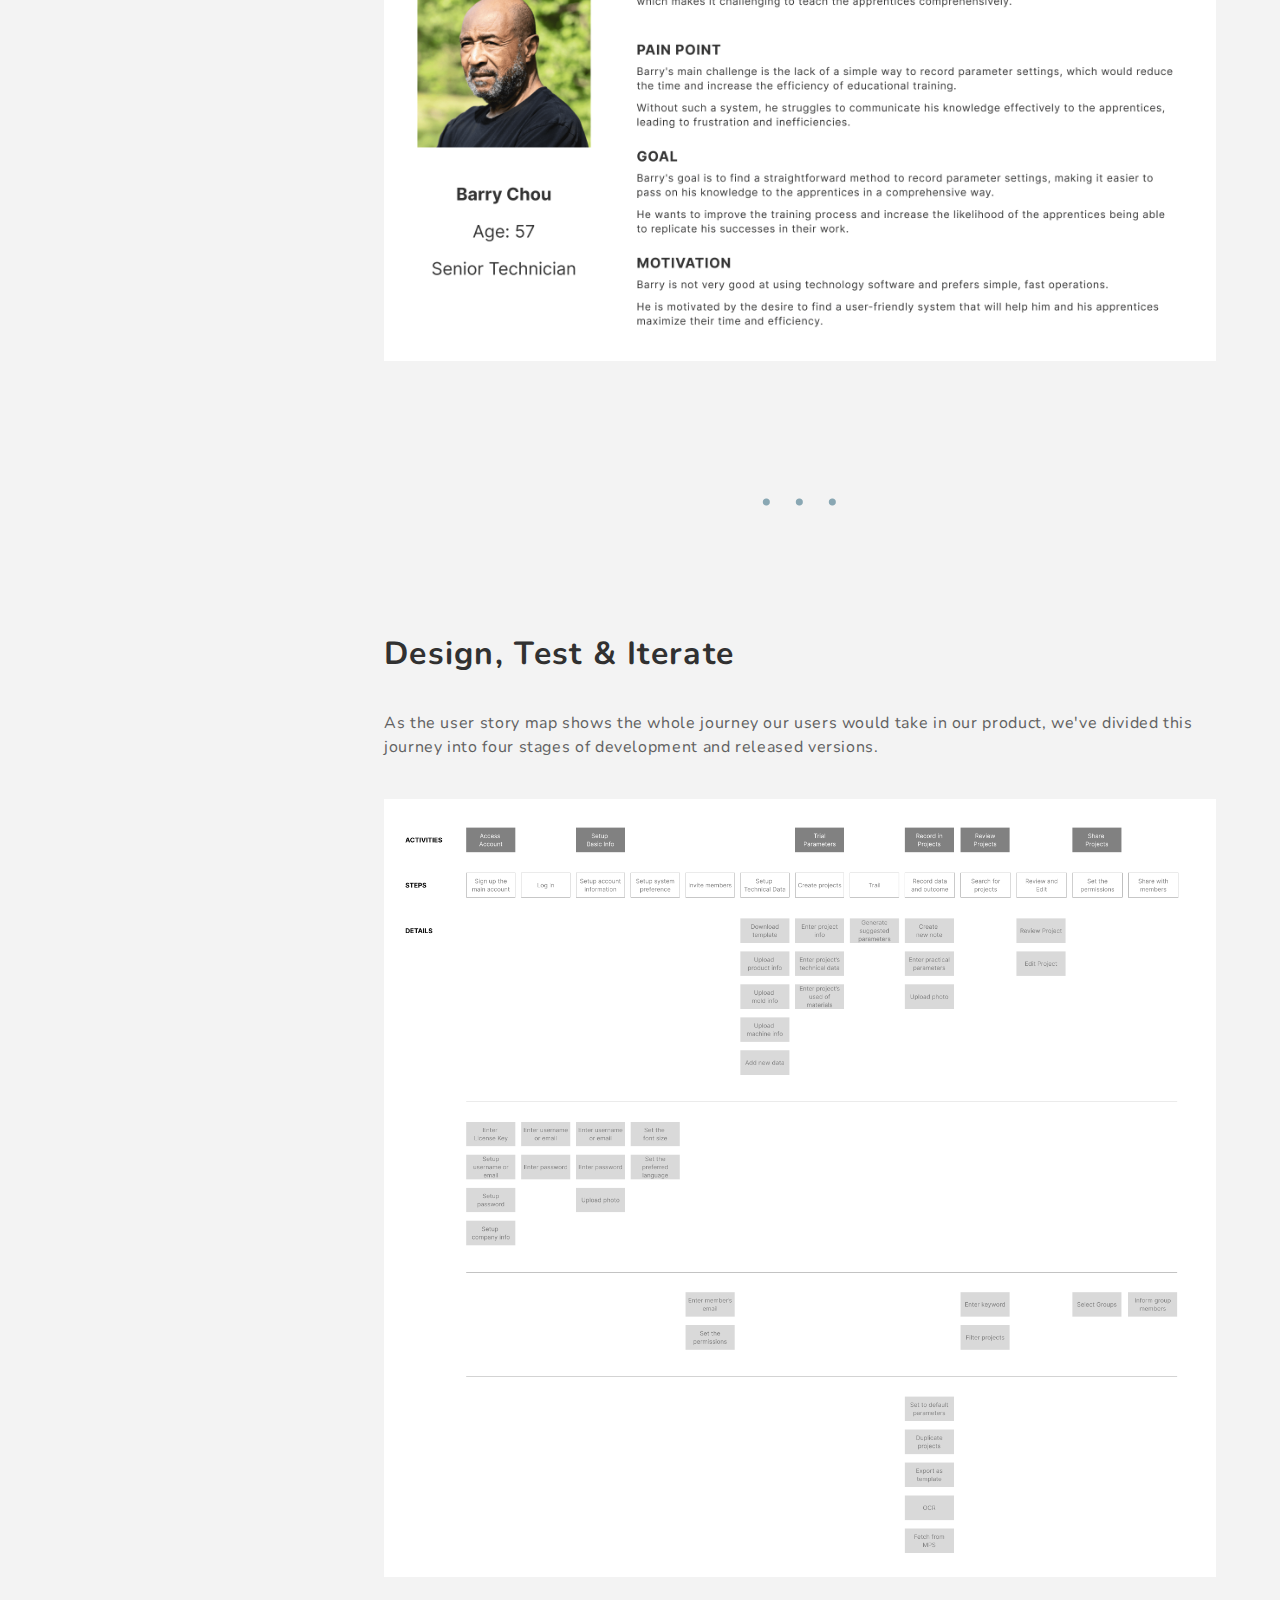
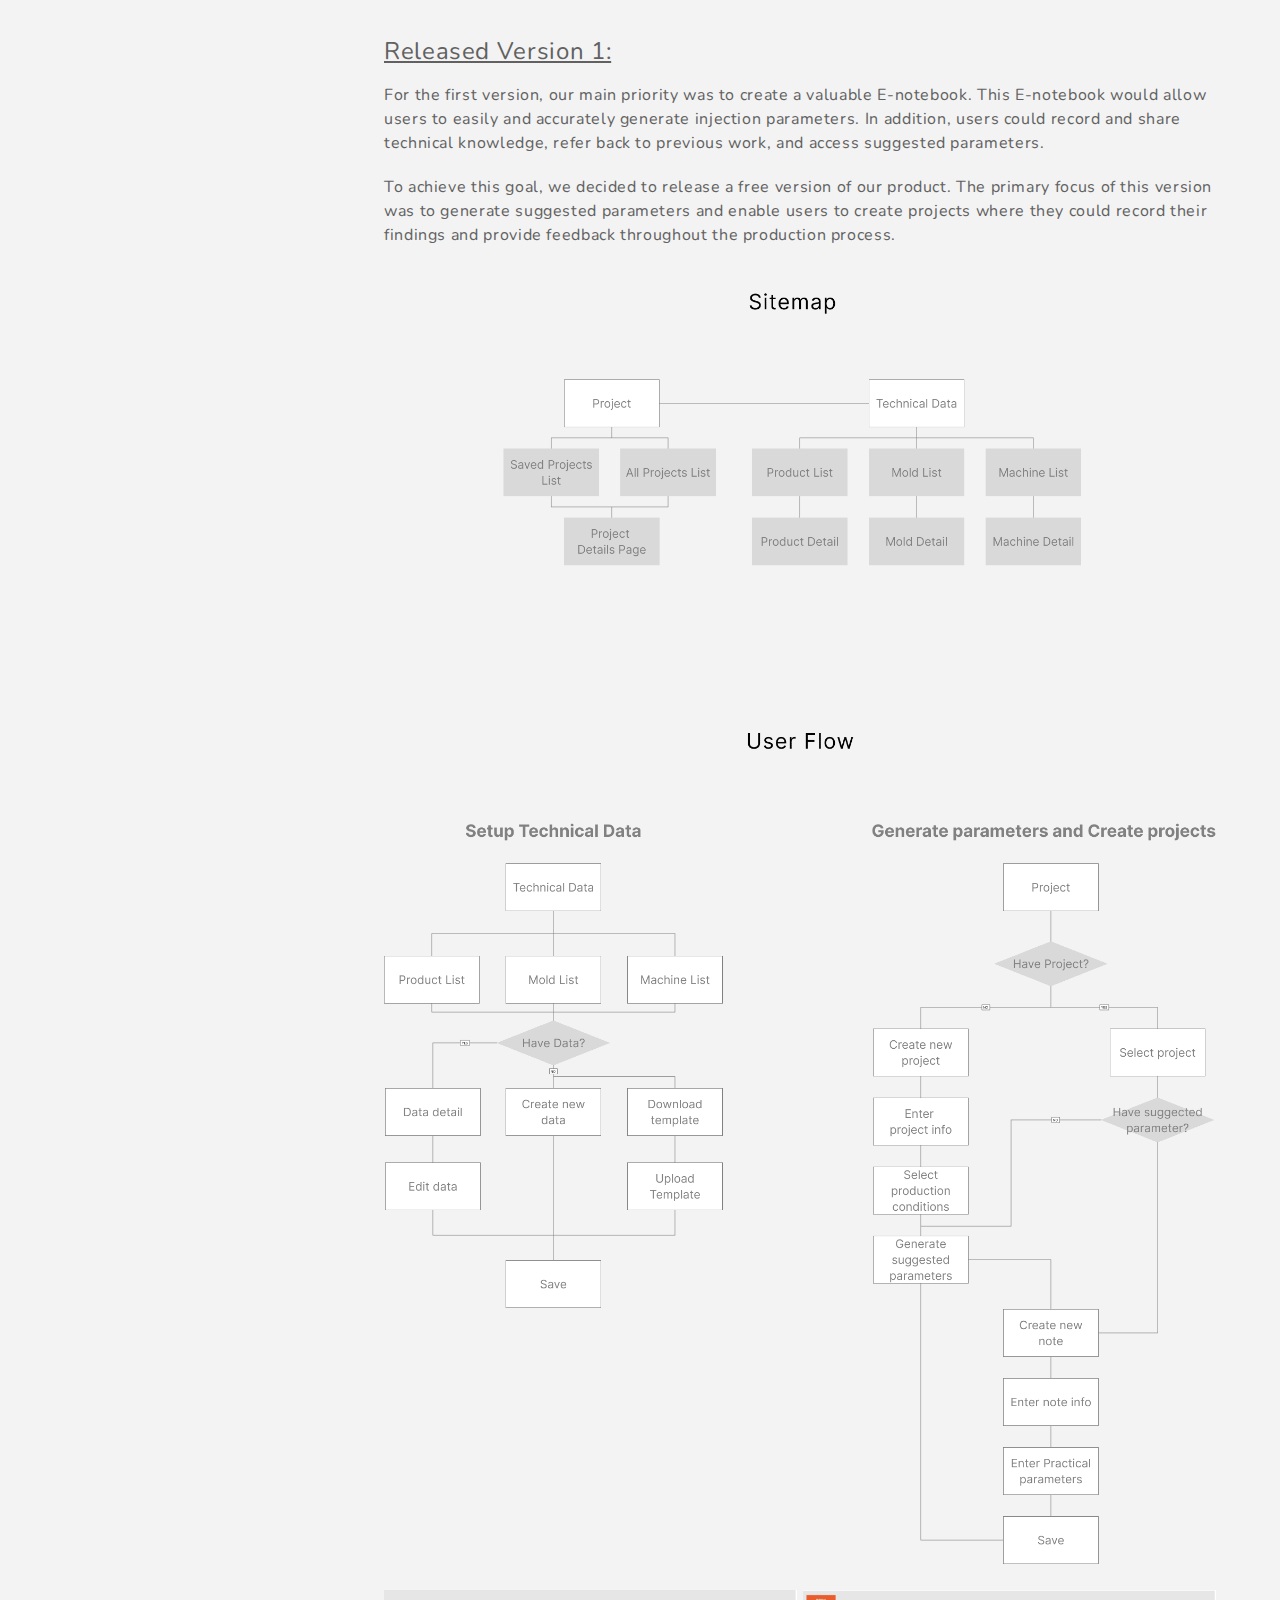
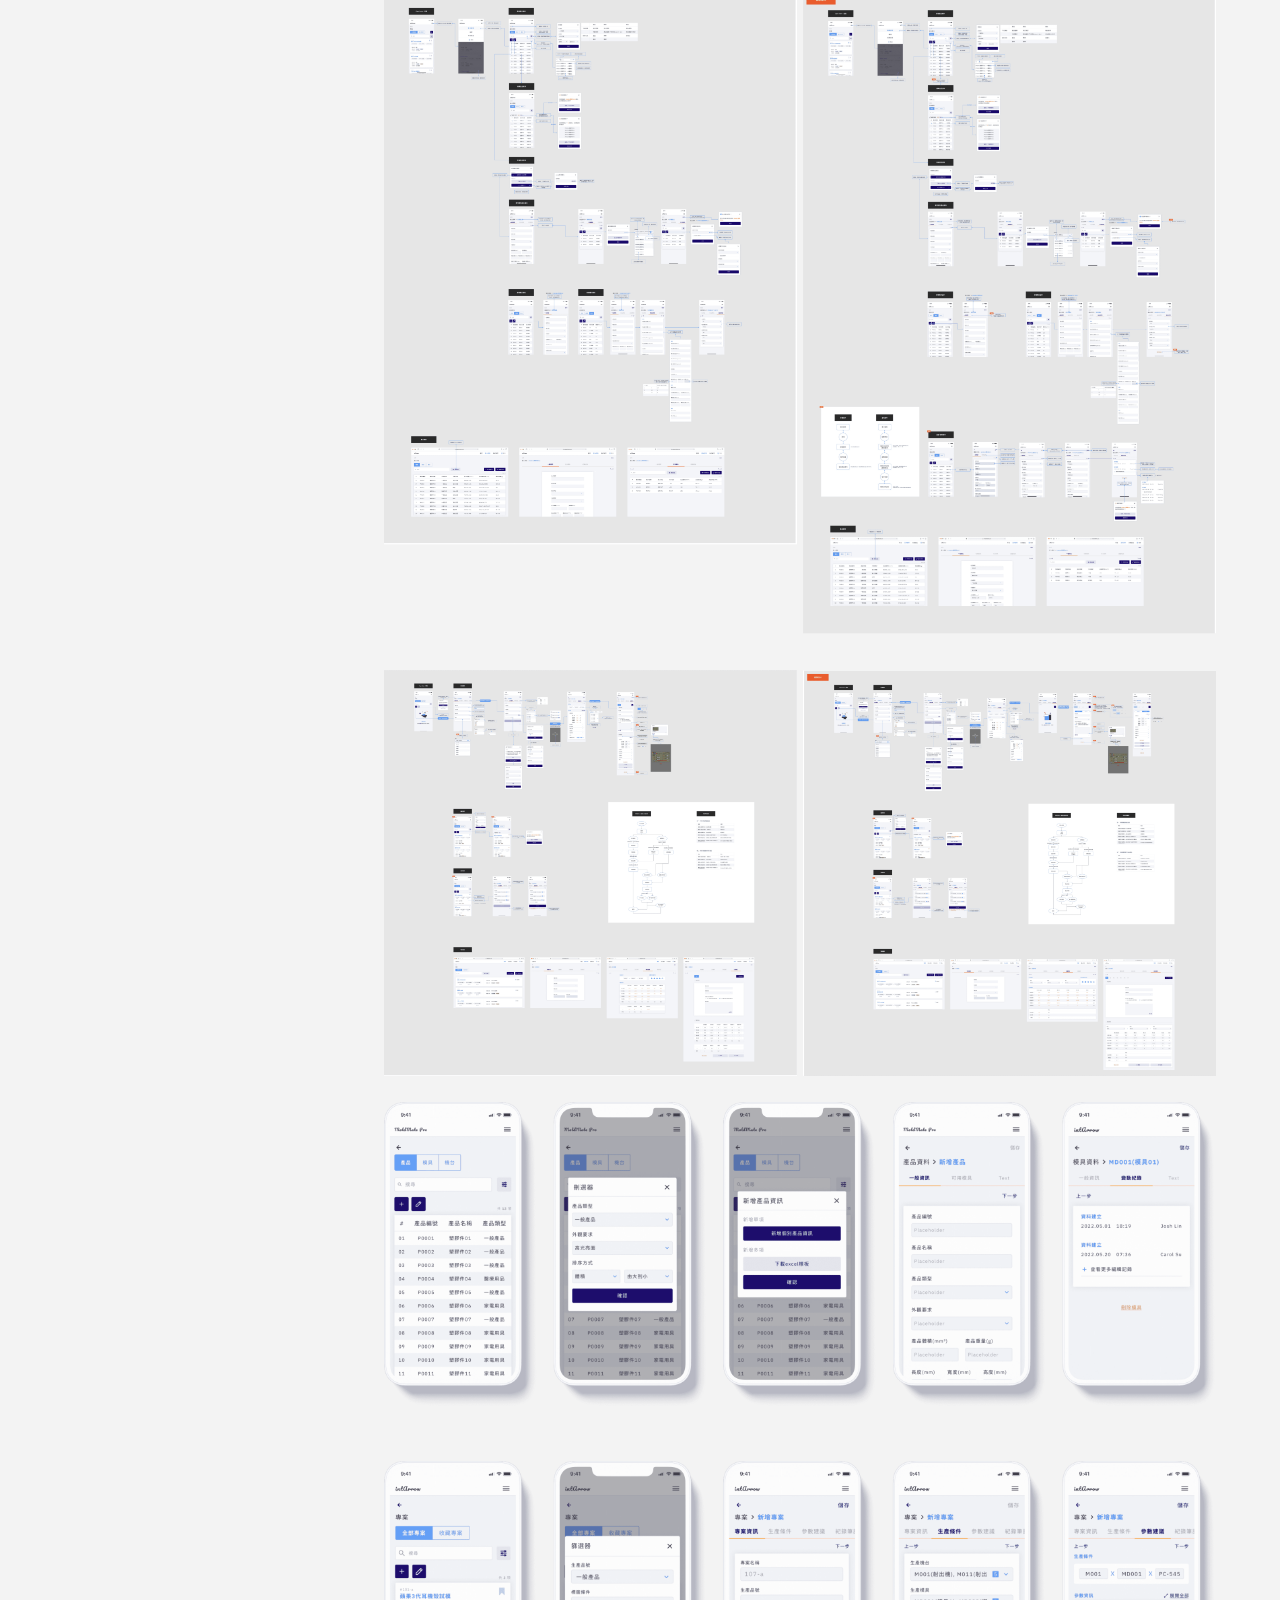
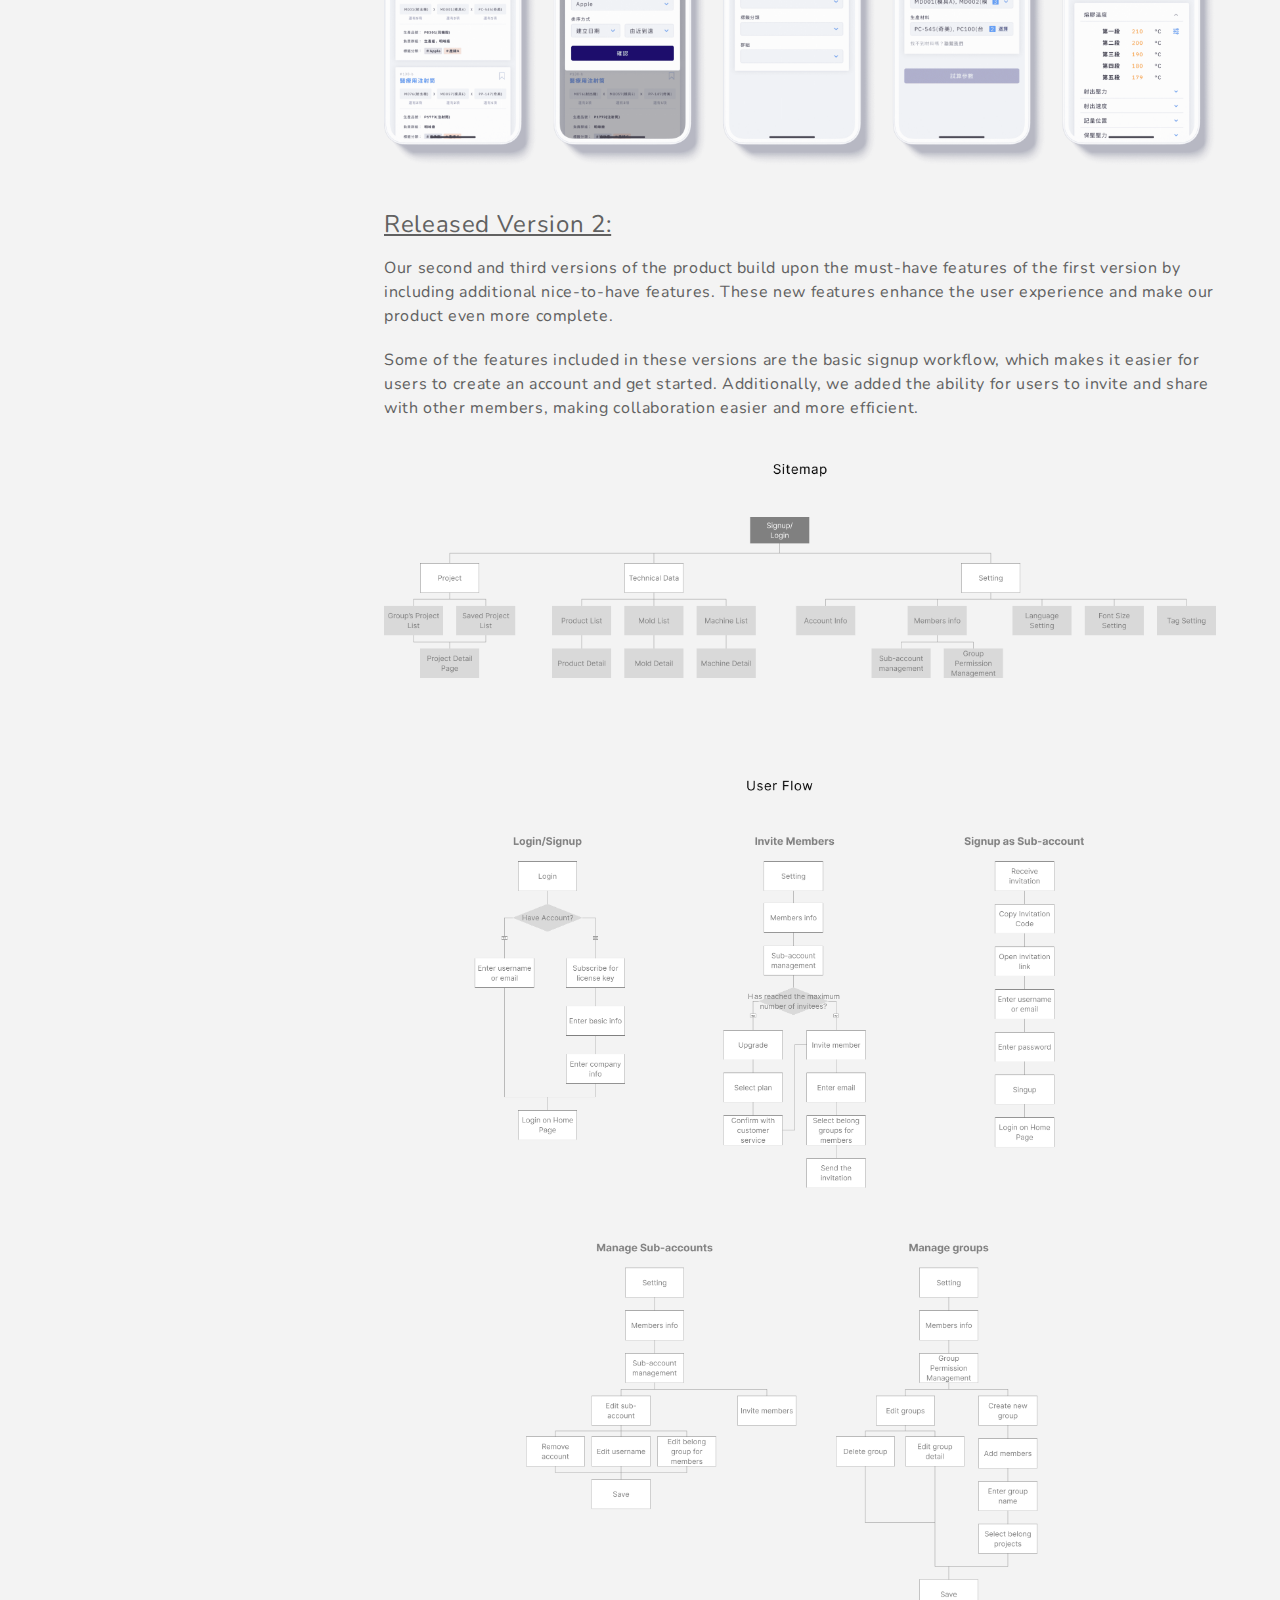
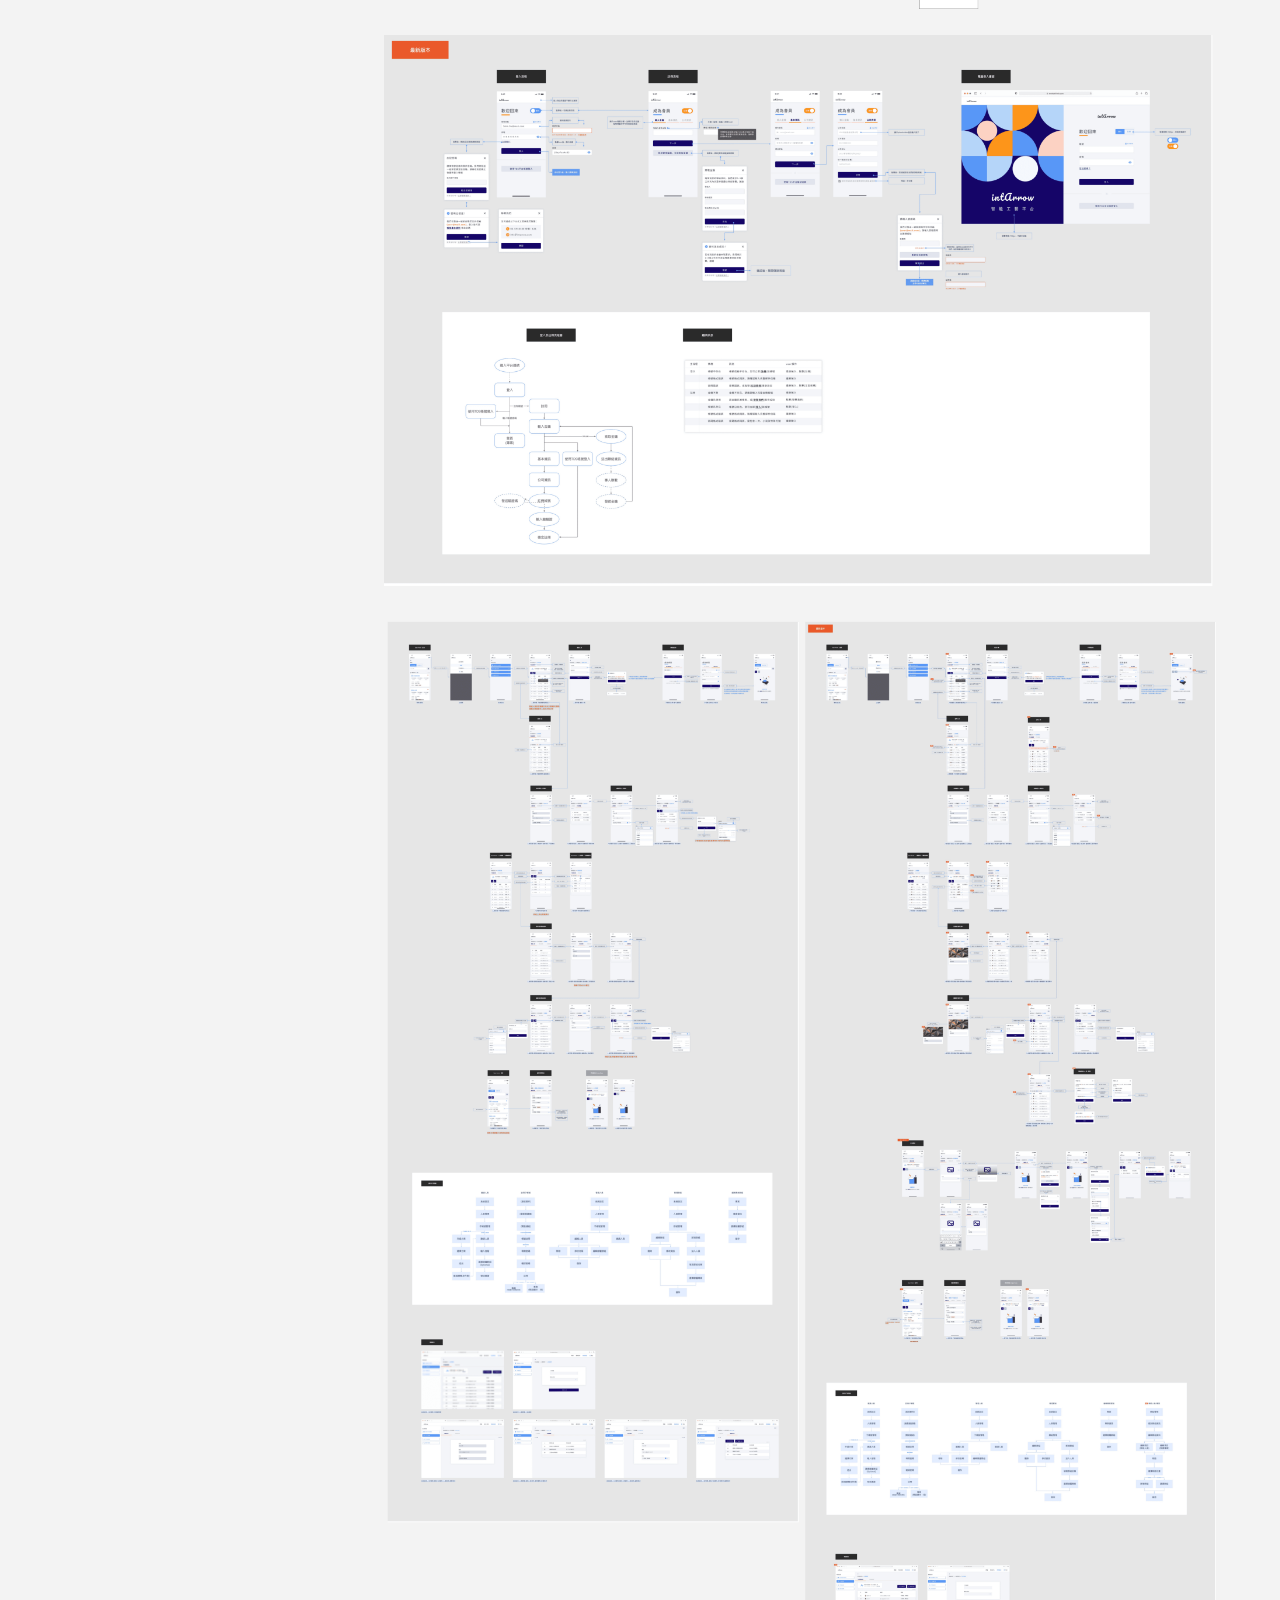
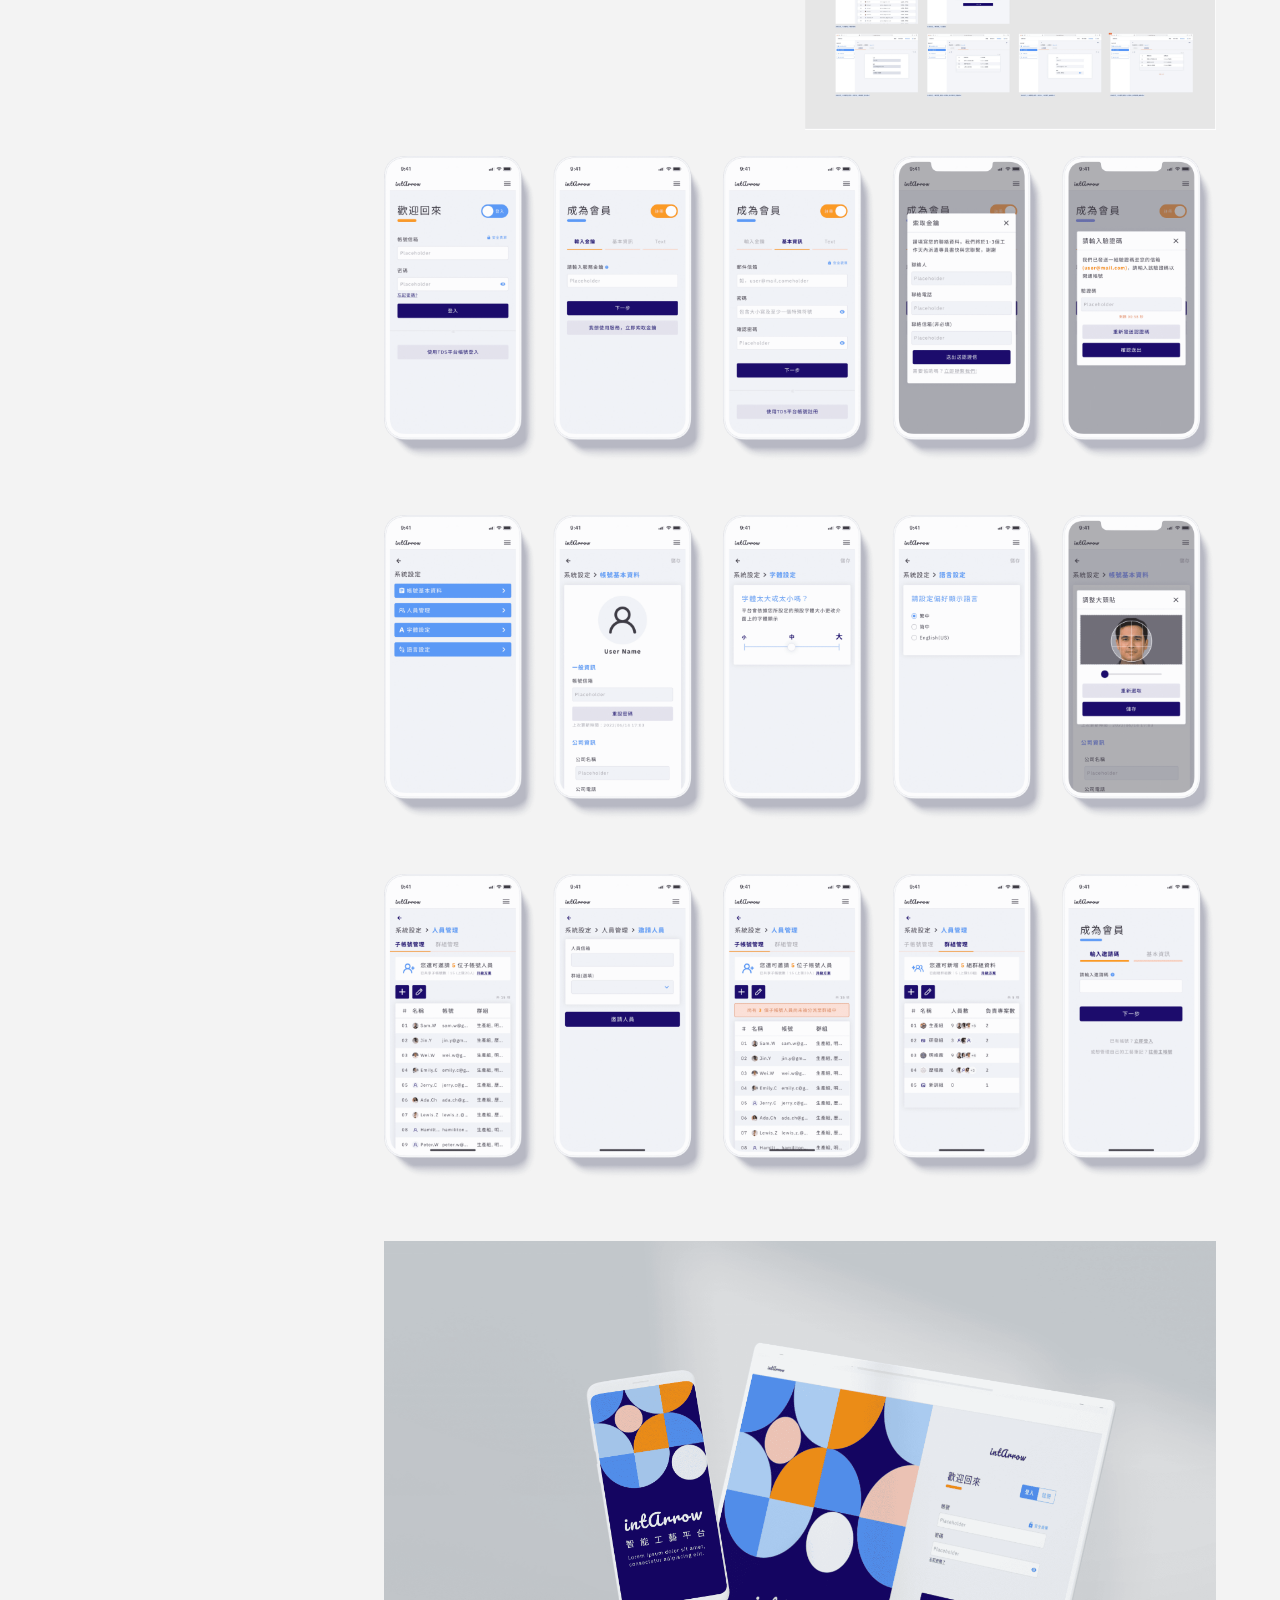
<file: 03_product_design.html>
<!DOCTYPE html>
<html>
  <head>
    <meta charset="utf-8" />
    <meta name="description" content="Tzu-Ling Tseng | Product Designer" />
    <meta name="viewport" content="width=device-width, initial-scale=1" />
    <!--Start Of favicon-->
    <link
      rel="apple-touch-icon"
      sizes="180x180"
      href="img/favicon/apple-touch-icon.png"
    />
    <link
      rel="icon"
      type="image/png"
      sizes="32x32"
      href="img/favicon/favicon-32x32.png"
    />
    <link
      rel="icon"
      type="image/png"
      sizes="16x16"
      href="img/favicon/favicon-16x16.png"
    />
    <link rel="manifest" href="img/favicon/site.webmanifest" />
    <link
      rel="mask-icon"
      href="img/favicon/safari-pinned-tab.svg"
      color="#5bbad5"
    />
    <meta name="msapplication-TileColor" content="#da532c" />
    <meta name="theme-color" content="#ffffff" />
    <!--End Of favicon-->
    <title>Tzu-Ling Tseng | #3: Product Design</title>
    <link rel="stylesheet" type="text/css" href="css/main.css" />
    <link rel="stylesheet" type="text/css" href="css/case_study.css" />
    <link rel="preconnect" href="https://fonts.googleapis.com" />
    <link rel="preconnect" href="https://fonts.gstatic.com" crossorigin />
    <link
      href="https://fonts.googleapis.com/css2?family=Nunito:wght@400;700&family=Racing+Sans+One&display=swap"
      rel="stylesheet"
    />
  </head>
  <body id="project_01">
    <header class="wh_header">
      <div class="header_container">
        <a href="index.html"><img src="./img/logo/logo_gr.png" alt="Logo" /></a>
        <ul>
          <!-- <li><a href="#" class="header_current_page home_menu">HOME</a></li> -->
          <li><a href="work_case_study.html">Work</a></li>
          <li><a href="about.html">About</a></li>
          <li><a href="#contact" onclick="goContact()">Contact</a></li>
        </ul>
      </div>
    </header>
    <section class="hero_img">
      <img
        src="./img/work/case_study/project_03/project_03_hero.png"
        alt="Hero Image"
      />
      <div>
        <h6 class="or_600">MoldMate Pro Platform</h6>
        <h3 class="or_600">Product Design</h3>
      </div>
    </section>
    <section class="case_study_content_container">
      <div class="case_study_quick_jump">
        <ul>
          <li><a href="#section_1_project_brief">Project Brief</a></li>
          <li><a href="#section_2_context">Context</a></li>
          <li><a href="#section_3_user_research_analysis">User Research Analysis</a></li>
          <li><a href="#section_4_ux_n_product_strategy">UX & Product Strategy</a></li>
          <li><a href="#section_5_design_test_n_iterate">Design, Test & Iterate</a></li>
          <li><a href="#section_6_building_design_system">Building Design System</a></li>
          <li><a href="#section_7_wrapup">Wrap Up</a></li>
        </ul>
      </div>
      <div class="case_study_content">
        <!-- Section 1: Project Brief -->
        <div id="section_1_project_brief">
          <h6>Project Brief</h6>
          <div class="t_c"></div>
          <p class="text_xl underline">About this Project: </p>
          <div class="c_c"></div>
          <p>MoldMate Pro is the tool that helps plastic injection machine operators set up the proper injection parameters with ease and precision. It also allows operators to record technical knowledge for easy sharing and future reference. With MoldMate Pro, users can streamline their processes, reduce costs, and improve product quality.</p>
          <div class="c_b"></div>
          <p class="text_xl underline">Main Goal & Purpose:</p>
          <div class="c_c"></div>
          <p>New Product Building</p>
          <div class="c_b"></div>
          <p class="text_xl underline">Duration:</p>
          <div class="c_c"></div>
          <p>2022.03 ~ 2022.09 (6 months)</p>
          <div class="c_b"></div>
          <p class="text_xl underline">My Responsibility:</p>
          <div class="c_c"></div>
          <p>User Research, Product Design and Consulting</p>
          
        </div>
        <div class="section_dot"></div>
        <div><span class="dot">&#183 &#183 &#183</span></div>
        <div class="section_dot"></div>
         <!-- Section 2: Context -->
        <div id="section_2_context">
          <h6>Context</h6>
          <div class="t_c"></div>
          <p class="text_xl underline">What’s the problem we aim to solve:</p>
          <div class="c_c"></div>
          <p>In Taiwan, the process of setting parameters for plastic injection is a highly skilled technique that heavily relies on personal experience. Unfortunately, this knowledge is often only stored in the master's memory and not systematically recorded and analysed on paper. As a result, it becomes difficult to pass on this knowledge and experience to future generations.</p>
          <div class="c_c"></div>
          <p>With the number of young masters in this field decreasing and the older generation approaching retirement, it is increasingly urgent and necessary to find a way to preserve and pass on this valuable expertise.</p>
          <div class="c_c"></div>
          <p>Our goal was to provide a way to systematically record and analyse the setting of injection parameters, and we aim to ensure that this valuable knowledge is not lost and can be shared effectively among generations.</p>
          
        </div>
        <div class="section_dot"></div>
        <div><span class="dot">&#183 &#183 &#183</span></div>
        <div class="section_dot"></div>
        <!-- Section 3: User Research Analysis-->
        <div id="section_3_user_research_analysis">
          <h6>User Research Analysis</h6>
          <div class="t_c"></div>
          <p>When I joined the team, the team had already developed a product plan to assist users in setting up injection parameters on machines. However, they were uncertain whether this approach was the most effective one, and that's where I came in.</p>
          <div class="c_c"></div>
          <p>We used the very beginning prototype and let participants try it, and we found some issues:</p>
          <div class="c_b"></div>
          <div>
            <ul>
              <li>The parameters we provided were not sufficient for actual production situations since they needed to be adjusted depending on the site's environment. Our parameters could only serve as a starting point for users to fine-tune.</li>
              <li>The process of adjusting parameters is a valuable domain-know-how that is not easily recorded on paper or systematically. It is the most valuable information that can help users optimise the plastic injection process.</li>
            </ul>
          </div>
          <div class="b_c"></div>
          <p>We realised that if the product only provided parameter recommendations, it would not be attractive to users because:</p>
          <div class="c_b"></div>
          <div>
            <ul>
              <li>Our parameters were theoretical recommendations that only served as a baseline value for users to start with.</li>
              <li>The users could not provide feedback or data to the system, making it difficult for our product to optimise based on user feedback and data input.</li>
            </ul>
          </div>
          <div class="b_c"></div>
          <p>To address these issues and make our product part of their daily tool and habit in their work, I introduced <a href="https://www.nirandfar.com/how-to-manufacture-desire" target="_blank" class="project_linking">the Nir Eyal Hook Model</a> to the team, which I believed could help us find our opportunity.</p>
          <div class="c_b"></div>
          <img src="./img/work/case_study/project_03/project_03_hook_model.png" alt="Hook Model">
          <div class="b_c"></div>
          <p>We identified that our product lacked investment steps in the Hook Model, and users might easily abandon it after finding alternative solutions. By using the Hook Model, we could design the product to have a more engaging user experience and retain users' attention.</p>
          <div class="c_c"></div>
          <p>At that moment, we knew MoldMate Pro should not be just an Injection Parameter Generator but rather a valuable E-notebook, where users can not only generate injection parameters with ease and precision, but they can also record and share technical knowledge, reference previous work, and find suggested parameters.</p>
          <div class="c_c"></div>
          <p>These additional features make MoldMate Pro a versatile tool that streamlines processes, reduces costs, and improves product quality, while also keeping users engaged and invested in the product.</p>
          
          
        </div>
        <div class="section_dot"></div>
        <div><span class="dot">&#183 &#183 &#183</span></div>
        <div class="section_dot"></div>
        <!-- Section 4: UX & Product Strategy -->
        <div id="section_4_ux_n_product_strategy">
          <h6>UX & Product Strategy</h6>
          <div class="t_c"></div>
          <p>After having a solid idea of how we wanted our product to be, we started to define our product strategy.</p>
          <div class="c_b"></div>
          <img src="./img/work/case_study/project_03/project_03_product_strategy.png" alt="Product Strategy">
          <div class="b_c"></div>
          <p>We also use How Might We statement as a problem statement that is framed in a way that encourages ideation and creative thinking. And here are 4 statements that we use:</p>
          <div class="c_b"></div>
          <div>
            <ul>
              <li>How might we streamline the process for field personnel to access real-time advice on parameter tuning during production?</li>
              <li>How might we improve the standardisation and information available during parameter setting to enable easier production of standardised products?</li>
              <li>How might we capture and store relevant processing parameters and data during the trial molding process as a reference for future set-ups?</li>
              <li>How might we create a knowledge-sharing platform for personnel to easily access and refer to solutions, enabling more efficient transfer of manufacturing experience?</li>
            </ul>
          </div>
          <div class="b_c"></div>
          <p>With these ideas in mind, we created a very simple persona for three of our primary users.</p>
          <div class="c_b"></div>
          <img src="./img/work/case_study/project_03/project_03_persona_01.png" alt="Persona">
          <img src="./img/work/case_study/project_03/project_03_persona_02.png" alt="Persona">
          <img src="./img/work/case_study/project_03/project_03_persona_03.png" alt="Persona">
          
        </div>
        <div class="section_dot"></div>
        <div><span class="dot">&#183 &#183 &#183</span></div>
        <div class="section_dot"></div>
        <!-- Section 5: Design, Test & Iterate -->
        <div id="section_5_design_test_n_iterate">
          <h6>Design, Test & Iterate</h6>
          <div class="t_c"></div>
          <p>As the user story map shows the whole journey our users would take in our product, we've divided this journey into four stages of development and released versions.</p>
          <div class="c_b"></div>
          <img src="./img/work/case_study/project_03/project_03_user_story_map.png" alt="User Story Map">
          <div class="b_c"></div>
          <p class="text_xl underline">Released Version 1: </p>
          <div class="c_c"></div>
          <p>For the first version, our main priority was to create a valuable E-notebook. This E-notebook would allow users to easily and accurately generate injection parameters. In addition, users could record and share technical knowledge, refer back to previous work, and access suggested parameters.</p>
          <div class="c_c"></div>
          <p>To achieve this goal, we decided to release a free version of our product. The primary focus of this version was to generate suggested parameters and enable users to create projects where they could record their findings and provide feedback throughout the production process.</p>
          <div class="c_b"></div>
          <img src="./img/work/case_study/project_03/project_03_sitemap_userflow_01.png" alt="Sitemap and User Flow">
          <div class="c_c"></div>
          <img src="./img/work/case_study/project_03/project_03_wireflow_01.png" alt="Wireflow">
          <div class="c_c"></div>
          <img src="./img/work/case_study/project_03/project_03_ui_01.png" alt="UI">
          <div class="c_b"></div>
          <p class="text_xl underline">Released Version 2: </p>
          <div class="c_c"></div>
          <p>Our second and third versions of the product build upon the must-have features of the first version by including additional nice-to-have features. These new features enhance the user experience and make our product even more complete.</p>
          <div class="c_c"></div>
          <p>Some of the features included in these versions are the basic signup workflow, which makes it easier for users to create an account and get started. Additionally, we added the ability for users to invite and share with other members, making collaboration easier and more efficient.</p>
          <div class="c_b"></div>
          <img src="./img/work/case_study/project_03/project_03_sitemap_userflow_02.png" alt="Sitemap and User Flow">
          <div class="c_c"></div>
          <img src="./img/work/case_study/project_03/project_03_wireflow_02.png" alt="Wireflow">
          <div class="c_c"></div>
          <img src="./img/work/case_study/project_03/project_03_ui_02.png" alt="UI">
          <div class="b_c"></div>
          <img src="./img/work/case_study/project_03/project_03_final_result_01.png" alt="Final Result">
          <img src="./img/work/case_study/project_03/project_03_final_result_02.png" alt="Final Result">
          <img src="./img/work/case_study/project_03/project_03_final_result_03.png" alt="Final Result">
          
        </div>
        <div class="section_dot"></div>
        <div><span class="dot">&#183 &#183 &#183</span></div>
        <div class="section_dot"></div>
        <!-- Section 6: Building Design System -->
        <div id="section_6_building_design_system">
          <h6>Building Design System</h6>
          <div class="t_c"></div>
          <p>As the outsourced product designer, my primary task was to create a prototype that would soon undergo user testing. However, before doing so, I recognised the importance of preparing handoff documents for other core members of the team. At this stage, the team did not have any in-house designers, and I knew that this would be critical for future designers to take over the project more seamlessly.</p>
          <div class="c_c"></div>
          <p>To ensure that the design would be consistent and that knowledge sharing would be more accessible, I decided to create a design system. This system would allow for a more structured approach to design and enable everyone on the team to work together effectively. By doing this, we could ensure that all future designs would remain consistent, regardless of who was working on the project.</p>
          <div class="c_c"></div>
          <p>I began by developing a style guide. The style guide acted as a comprehensive reference point for all design elements, including typography, colour palettes, iconography, and UI components. This ensured that all team members were working from the same guidelines and that the design remained cohesive throughout the project.</p>
          <div class="c_b"></div>
          <img src="./img/work/case_study/project_03/project_03_design_system_01.png" alt="Design System">
          <p class="note">A sneak peek at part of the element in the MoleMate Pro Design System</p>
          <div class="b_c"></div>
          <p>Next, I developed design templates that could be easily adapted and applied to different areas of the project. This included templates for landing pages, user flows, and interactive elements such as buttons and forms.</p>
          <div class="c_b"></div>
          <img src="./img/work/case_study/project_03/project_03_design_system_02.png" alt="Design System">
          <p class="note">A sneak peek at part of the element in the MoleMate Pro Design System</p>
          <img src="./img/work/case_study/project_03/project_03_design_system_03.png" alt="Design System">
          <p class="note">A sneak peek at part of the element in the MoleMate Pro Design System</p>
          
        </div>
        <div class="section_dot"></div>
        <div><span class="dot">&#183 &#183 &#183</span></div>
        <div class="section_dot"></div>
        <!-- Section 7: Wrap Up -->
        <div id="section_7_wrapup">
          <h6>Wrap Up</h6>
          <div class="t_c"></div>
          <p>Overall, I'm incredibly proud of the product our team has developed. Our goal was to address the pain points experienced by operators and mold tryout specialists in the plastic injection molding and tooling industry, and I believe we've done just that.</p>
          <div class="c_c"></div>
          <p>By reducing the time and material costs associated with parameter setting and adjusting, while improving quality control and standardisation, we've created a product that has the potential to revolutionise the industry and improve efficiency for factories around the world.</p>
          <div class="c_c"></div>
          <p>While the time limit of the contract prevented me from conducting usability testing and measuring success metrics with the team, I'm confident that the product we've designed will meet the needs of our users and contribute to their success if the team keep refining the product and always thinking about our users.</p>
          <div class="c_c"></div>
          <p>This project was a valuable learning experience for me as an outsourced product designer and consultant. I was able to collaborate effectively with the team and lead the development of a design system from scratch, which I'm particularly proud of.</p>
          <div class="c_c"></div>
          <p>Looking ahead, I'm excited to see the product in action. I'm confident that this product will make a positive impact on the industry and improve the lives of those who rely on it.</p>
          
        </div>
        <div class="section_dot">&nbsp</div>
        <div class="section_dot">&nbsp</div>
      </div>
    </section>

    <footer id="contact">
      <section>
        <div class="copyright">
          <a href="index.html"
            ><img src="./img/logo/logo_gr.png" alt="logo" class="footer_logo"
          /></a>
        </div>
        <div class="contact">
          <a href="mailto: tzuling.ts@gmail.com"
            ><img src="./img/contact/email.png" alt="Email Me" class="email"
          /></a>
          <a href="https://www.linkedin.com/in/tzulingtseng/" target="_blank"
            ><img
              src="./img/contact/linkedin.png"
              alt="Visit LinkedIn"
              class="linkedin"
          /></a>
        </div>
      </section>
    </footer>
    <script src="js/index.js"></script>
  </body>
</html>
</file>
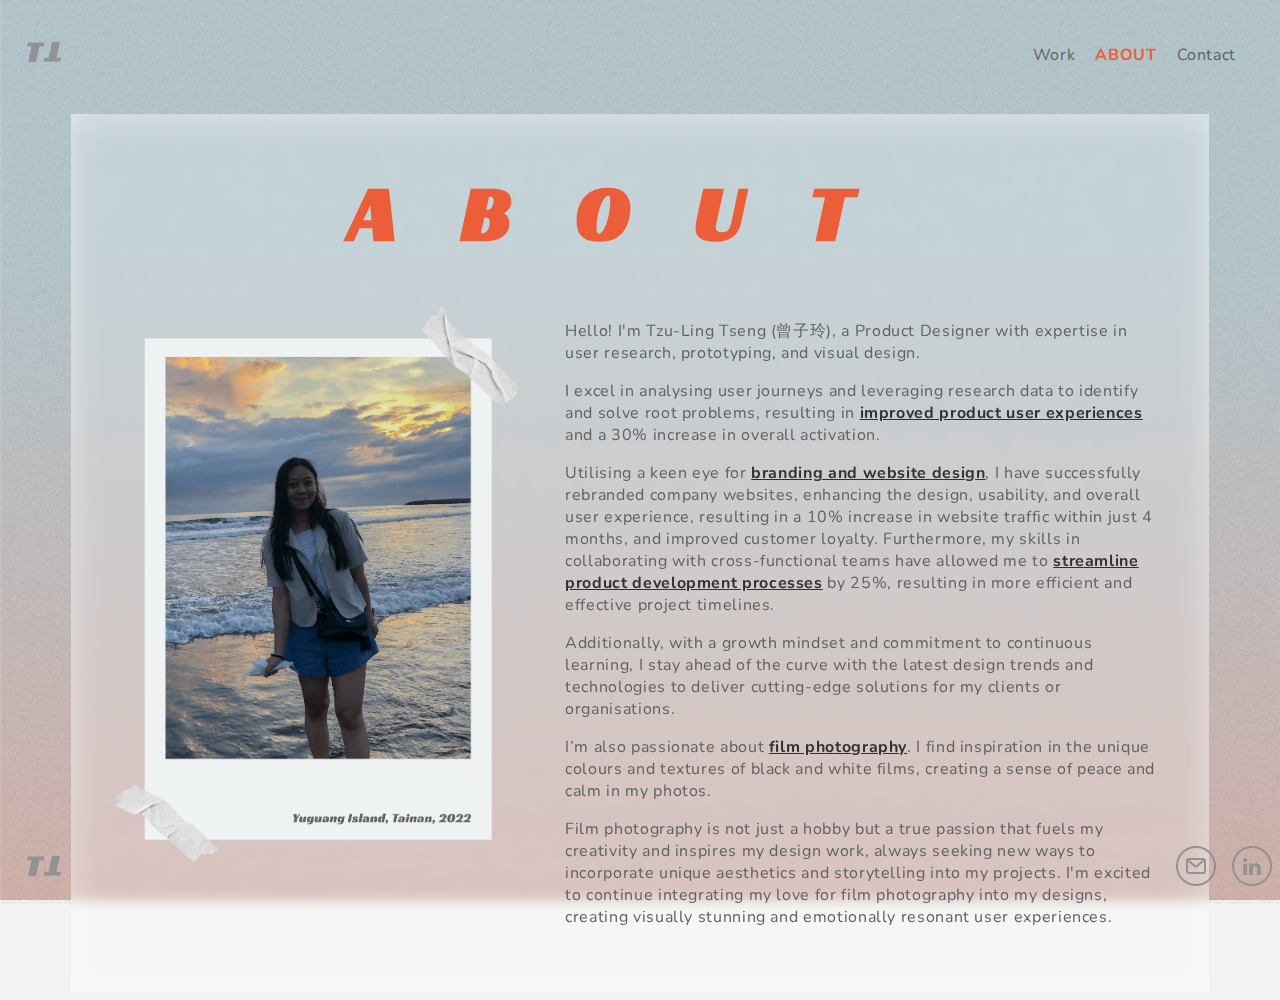
<file: about.html>
<!DOCTYPE html>
<html>
  <head>
    <meta charset="utf-8" />
    <meta name="description" content="Tzu-Ling Tseng | Product Designer" />
    <meta name="viewport" content="width=device-width, initial-scale=1" />
    <!--Start Of favicon-->
    <link
      rel="apple-touch-icon"
      sizes="180x180"
      href="img/favicon/apple-touch-icon.png"
    />
    <link
      rel="icon"
      type="image/png"
      sizes="32x32"
      href="img/favicon/favicon-32x32.png"
    />
    <link
      rel="icon"
      type="image/png"
      sizes="16x16"
      href="img/favicon/favicon-16x16.png"
    />
    <link rel="manifest" href="img/favicon/site.webmanifest" />
    <link
      rel="mask-icon"
      href="img/favicon/safari-pinned-tab.svg"
      color="#5bbad5"
    />
    <meta name="msapplication-TileColor" content="#da532c" />
    <meta name="theme-color" content="#ffffff" />
    <!--End Of favicon-->
    <title>Tzu-Ling Tseng | About</title>
    <link rel="stylesheet" type="text/css" href="css/main.css" />
    <link rel="preconnect" href="https://fonts.googleapis.com" />
    <link rel="preconnect" href="https://fonts.gstatic.com" crossorigin />
    <link
      href="https://fonts.googleapis.com/css2?family=Nunito:wght@400;700&family=Racing+Sans+One&display=swap"
      rel="stylesheet"
    />
  </head>
  <body id="about">
    <header class="gr_header">
      <div class="header_container">
        <a href="index.html"><img src="./img/logo/logo_gr.png" alt="Logo" /></a>
        <ul>
          <!-- <li><a href="#" class="header_current_page home_menu">HOME</a></li> -->
          <li><a href="work_case_study.html">Work</a></li>
          <li><a href="#" class="header_current_page">ABOUT</a></li>
          <li><a href="#contact" onclick="goContact()">Contact</a></li>
        </ul>
      </div>
    </header>
    <section class="about_container">
      <h3 class="page_title or_600">ABOUT</h3>
      <div class="about_content">
        <div class="about_img">
          <img src="./img/photo.png" alt="Tzu-Ling's Picture" />
        </div>
        <div class="about_intro">
          <p>
            Hello! I'm Tzu-Ling Tseng (曾子玲), a Product Designer with
            expertise in user research, prototyping, and visual design.
          </p>
          <p>
            I excel in analysing user journeys and leveraging research data to
            identify and solve root problems, resulting in
            <a href="02_feature_optimise.html" class="project_linking"
              >improved product user experiences</a
            >
            and a 30% increase in overall activation.
          </p>
          <p>
            Utilising a keen eye for
            <a href="01_website_redesign.html" class="project_linking"
              >branding and website design</a
            >, I have successfully rebranded company websites, enhancing the
            design, usability, and overall user experience, resulting in a 10%
            increase in website traffic within just 4 months, and improved
            customer loyalty. Furthermore, my skills in collaborating with
            cross-functional teams have allowed me to
            <a href="03_product_design.html" class="project_linking"
              >streamline product development processes</a
            >
            by 25%, resulting in more efficient and effective project timelines.
          </p>
          <p>
            Additionally, with a growth mindset and commitment to continuous
            learning, I stay ahead of the curve with the latest design trends
            and technologies to deliver cutting-edge solutions for my clients or
            organisations.
          </p>
          <p>
            I’m also passionate about
            <a href="work_film_photography.html" class="project_linking"
              >film photography</a
            >. I find inspiration in the unique colours and textures of black
            and white films, creating a sense of peace and calm in my photos.
          </p>
          <p>
            Film photography is not just a hobby but a true passion that fuels
            my creativity and inspires my design work, always seeking new ways
            to incorporate unique aesthetics and storytelling into my projects.
            I'm excited to continue integrating my love for film photography
            into my designs, creating visually stunning and emotionally resonant
            user experiences.
          </p>
        </div>
      </div>
    </section>

    <footer id="contact">
      <section>
        <div class="copyright">
          <a href="index.html"
            ><img src="./img/logo/logo_gr.png" alt="logo" class="footer_logo"
          /></a>
          <!-- <p class="tetx_s wh_800">
            Designed & Developed by Tzu-Ling Tseng ©️ 2023 All Rights Reserved
          </p> -->
        </div>
        <div class="contact">
          <a href="mailto: tzuling.ts@gmail.com"
            ><img src="./img/contact/email.png" alt="Email Me" class="email"
          /></a>
          <a href="https://www.linkedin.com/in/tzulingtseng/" target="_blank"
            ><img
              src="./img/contact/linkedin.png"
              alt="Visit LinkedIn"
              class="linkedin"
          /></a>
        </div>
      </section>
    </footer>
    <script src="js/index.js"></script>
  </body>
</html>
</file>
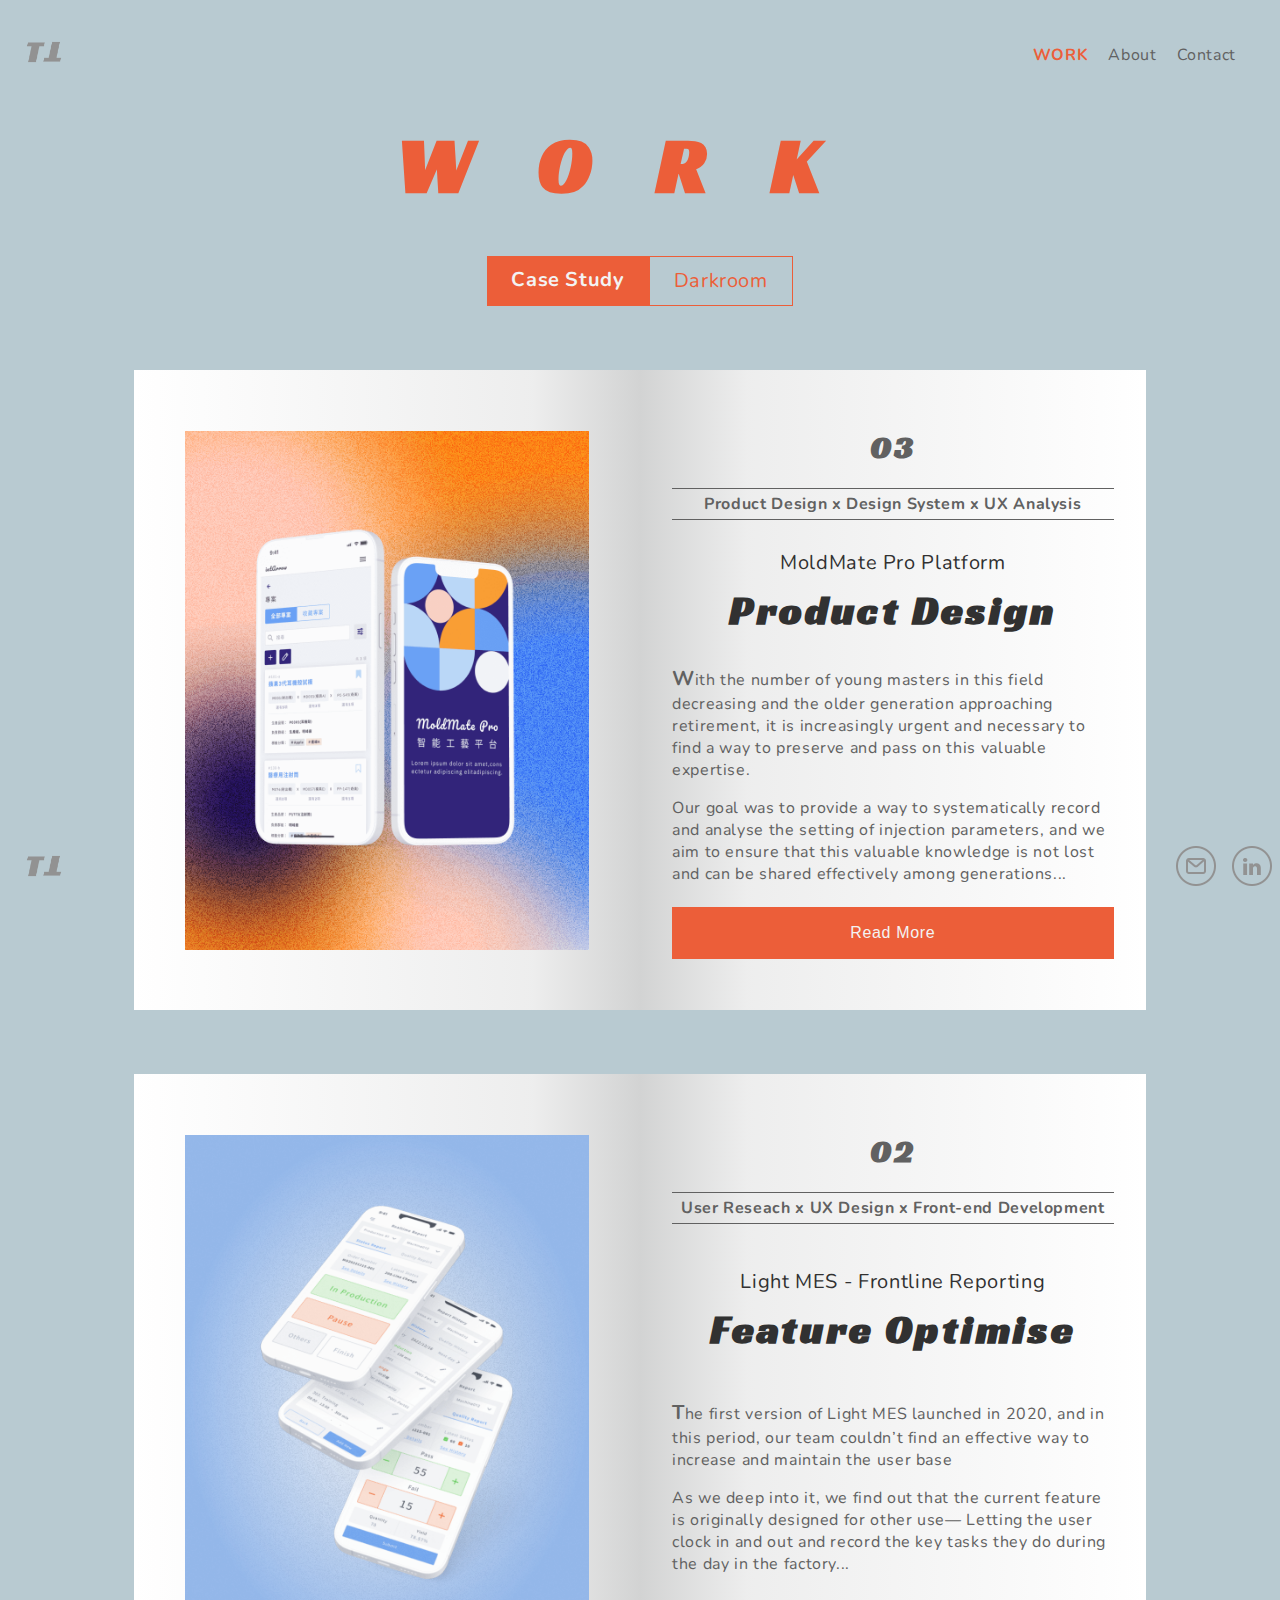
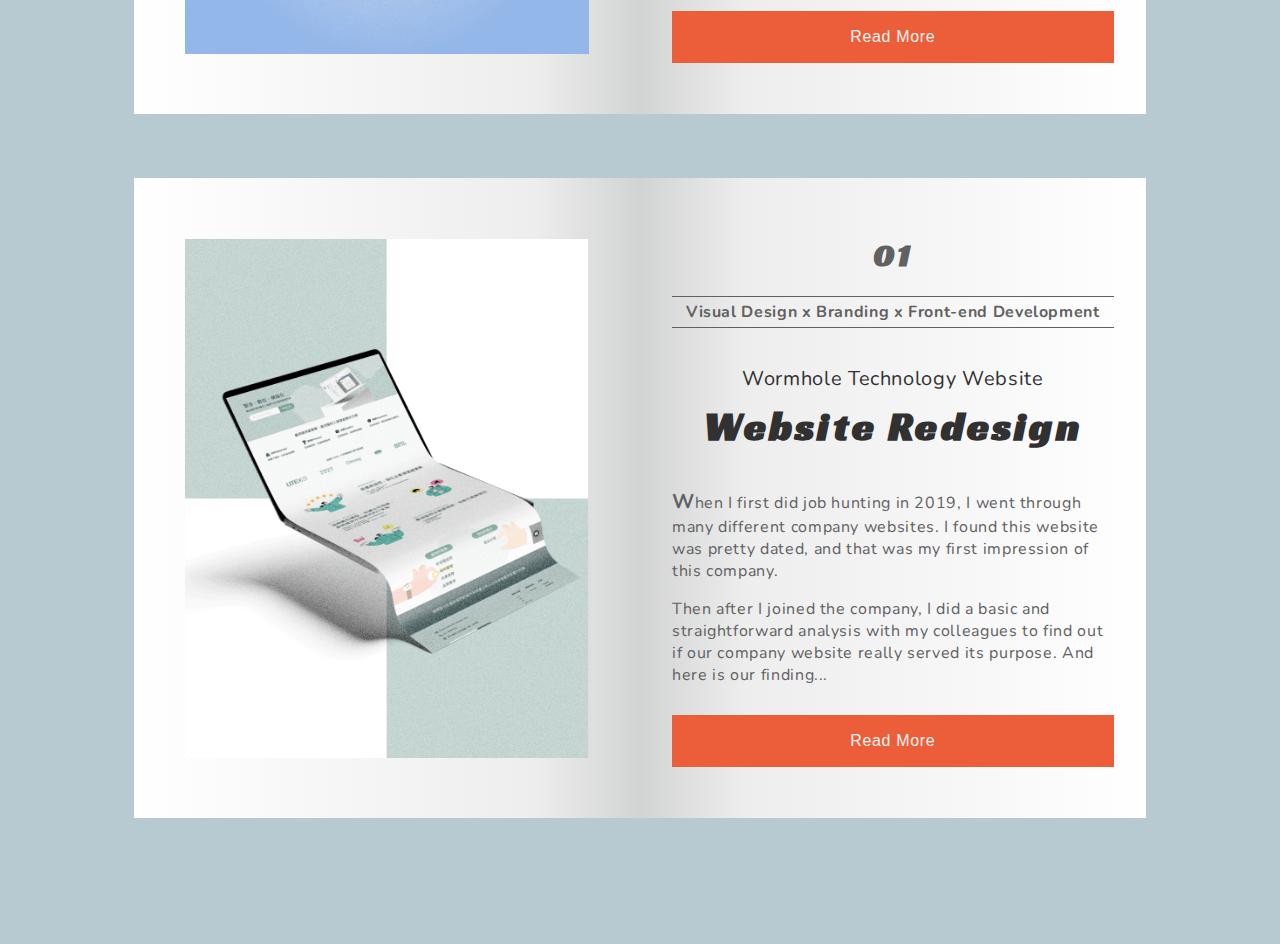
<file: work_case_study.html>
<!DOCTYPE html>
<html>
  <head>
    <meta charset="utf-8" />
    <meta name="description" content="Tzu-Ling Tseng | Product Designer" />
    <meta name="viewport" content="width=device-width, initial-scale=1" />
    <!--Start Of favicon-->
    <link
      rel="apple-touch-icon"
      sizes="180x180"
      href="img/favicon/apple-touch-icon.png"
    />
    <link
      rel="icon"
      type="image/png"
      sizes="32x32"
      href="img/favicon/favicon-32x32.png"
    />
    <link
      rel="icon"
      type="image/png"
      sizes="16x16"
      href="img/favicon/favicon-16x16.png"
    />
    <link rel="manifest" href="img/favicon/site.webmanifest" />
    <link
      rel="mask-icon"
      href="img/favicon/safari-pinned-tab.svg"
      color="#5bbad5"
    />
    <meta name="msapplication-TileColor" content="#da532c" />
    <meta name="theme-color" content="#ffffff" />
    <!--End Of favicon-->
    <title>Tzu-Ling Tseng | Case Study</title>
    <link rel="stylesheet" type="text/css" href="css/main.css" />
    <link rel="stylesheet" type="text/css" href="css/work.css" />
    <link rel="preconnect" href="https://fonts.googleapis.com" />
    <link rel="preconnect" href="https://fonts.gstatic.com" crossorigin />
    <link
      href="https://fonts.googleapis.com/css2?family=Nunito:wght@400;700&family=Racing+Sans+One&display=swap"
      rel="stylesheet"
    />
  </head>
  <body id="case_study">
    <header class="gr_header">
      <div class="header_container">
        <a href="index.html"><img src="./img/logo/logo_gr.png" alt="Logo" /></a>
        <ul>
          <!-- <li><a href="#" class="header_current_page home_menu">HOME</a></li> -->
          <li><a href="#" class="header_current_page">WORK</a></li>
          <li><a href="about.html">About</a></li>
          <li><a href="#contact" onclick="goContact()">Contact</a></li>
        </ul>
      </div>
    </header>
    <section class="work_container">
      <div class="work_tilte_n_tab">
        <div><h3 class="page_title or_600">WORK</h3></div>
        <div class="work_tab">
          <a href="#" class="work_tab_current">Case Study</a>
          <a href="work_film_photography.html" class="work_tab_avail"
            >Darkroom</a
          >
        </div>
      </div>
      <div class="case_study_content">
        <!-- Project#1 -->
        <div class="project_container project1">
          <div class="project_img">
            <img src="./img/work/case_study/project1.png" alt="Project#1" />
          </div>
          <div class="project_intro">
            <div class="pro_in_1">
              <h6>01</h6>
              <p class="bold">
                Visual Design x Branding x Front-end Development
              </p>
            </div>
            <div class="pro_in_2">
              <p class="text_l">Wormhole Technology Website</p>
              <h5>Website Redesign</h5>
            </div>
            <div class="pro_in_3">
              <p>
                <span class="bold text_l">W</span>hen I first did job hunting in
                2019, I went through many different company websites. I found
                this website was pretty dated, and that was my first impression
                of this company.
              </p>
              <p>
                Then after I joined the company, I did a basic and
                straightforward analysis with my colleagues to find out if our
                company website really served its purpose. And here is our
                finding...
              </p>
            </div>
            <div class="pro_in_4">
              <button
                class="primary_btn"
                onclick="location.href='01_website_redesign.html';"
              >
                Read More
              </button>
            </div>
          </div>
        </div>
        <!-- Project#2 -->
        <div class="project_container project2">
          <div class="project_img">
            <img src="./img/work/case_study/project2.png" alt="Project#2" />
          </div>
          <div class="project_intro">
            <div class="pro_in_1">
              <h6>02</h6>
              <p class="bold">
                User Reseach x UX Design x Front-end Development
              </p>
            </div>
            <div class="pro_in_2">
              <p class="text_l">Light MES - Frontline Reporting</p>
              <h5>Feature Optimise</h5>
            </div>
            <div class="pro_in_3">
              <p>
                <span class="bold text_l">T</span>he first version of Light MES
                launched in 2020, and in this period, our team couldn’t find an
                effective way to increase and maintain the user base
              </p>
              <p>
                As we deep into it, we find out that the current feature is
                originally designed for other use— Letting the user clock in and
                out and record the key tasks they do during the day in the
                factory...
              </p>
            </div>
            <div class="pro_in_4">
              <button
                class="primary_btn"
                onclick="location.href='02_feature_optimise.html';"
              >
                Read More
              </button>
            </div>
          </div>
        </div>
        <!-- Project#3 -->
        <div class="project_container project3">
          <div class="project_img">
            <img src="./img/work/case_study/project3.png" alt="Project#2" />
          </div>
          <div class="project_intro">
            <div class="pro_in_1">
              <h6>03</h6>
              <p class="bold">Product Design x Design System x UX Analysis</p>
            </div>
            <div class="pro_in_2">
              <p class="text_l">MoldMate Pro Platform</p>
              <h5>Product Design</h5>
            </div>
            <div class="pro_in_3">
              <p>
                <span class="bold text_l">W</span>ith the number of young
                masters in this field decreasing and the older generation
                approaching retirement, it is increasingly urgent and necessary
                to find a way to preserve and pass on this valuable expertise.
              </p>
              <p>
                Our goal was to provide a way to systematically record and
                analyse the setting of injection parameters, and we aim to
                ensure that this valuable knowledge is not lost and can be
                shared effectively among generations...
              </p>
            </div>
            <div class="pro_in_4">
              <button
                class="primary_btn"
                onclick="location.href='03_product_design.html';"
              >
                Read More
              </button>
            </div>
          </div>
        </div>
      </div>
      <div class="section_break">&nbsp</div>
    </section>

    <footer id="contact">
      <section>
        <div class="copyright">
          <a href="index.html"
            ><img src="./img/logo/logo_gr.png" alt="logo" class="footer_logo"
          /></a>
          <!-- <p class="tetx_s wh_800">
            Designed & Developed by Tzu-Ling Tseng ©️ 2023 All Rights Reserved
          </p> -->
        </div>
        <div class="contact">
          <a href="mailto: tzuling.ts@gmail.com"
            ><img src="./img/contact/email.png" alt="Email Me" class="email"
          /></a>
          <a href="https://www.linkedin.com/in/tzulingtseng/" target="_blank"
            ><img
              src="./img/contact/linkedin.png"
              alt="Visit LinkedIn"
              class="linkedin"
          /></a>
        </div>
      </section>
    </footer>
    <script src="js/index.js"></script>
  </body>
</html>
</file>
<file: css/main.css>
* {
  box-sizing: border-box;
}

html {
  scroll-behavior: smooth;
}

/* Footer */
#index footer {
  position: fixed;
  bottom: 0.5rem;
  width: 100%;
}

#about footer,
#case_study footer,
#film footer {
  position: fixed;
  bottom: 0.5rem;
  width: 100%;
}

footer section {
  margin: auto;
  display: flex;
  flex-direction: row;
  justify-content: space-between;
  align-items: center;
  padding-top: 2rem;
}

footer .footer_logo {
  width: 2.5rem;
  height: 2.5rem;
}

footer .copyright {
  display: flex;
  flex-direction: row;
  align-items: center;
  gap: 0.75rem;
}

footer .contact {
  display: flex;
  flex-direction: row;
  gap: 1rem;
  /* padding: 1rem 2rem; */
}

footer .contact img {
  width: 2.5rem;
  height: 2.5rem;
}

footer .contact .email:hover {
  content: url(../img/contact/email_or.png);
}

footer .contact .linkedin:hover {
  content: url(../img/contact/linkedin_or.png);
}

footer .contact .email:focus {
  content: url(../img/contact/email_or.png);
}

footer .contact .linkedin:focus {
  content: url(../img/contact/linkedin_or.png);
}

/*Typography*/
body {
  font-family: "Nunito", sans-serif;
  font-size: 16px;
  font-weight: 400;
  line-height: 1.375rem;
  color: #616161;
  background-color: #f3f3f3;
  letter-spacing: 0.04em;
  /* width: 94%;
  margin: 0 auto; */
}

h3 {
  font-family: "Racing Sans One", serif;
  font-size: 5rem;
  font-weight: 700;
  line-height: 6.375rem;
  letter-spacing: 0.08em;
}

h5 {
  font-family: "Racing Sans One", serif;
  font-size: 2.5rem;
  font-weight: 700;
  line-height: 3.125rem;
  letter-spacing: 0.08em;
}

h6 {
  font-family: "Racing Sans One", serif;
  font-size: 2rem;
  font-weight: 700;
  line-height: 3.125rem;
  letter-spacing: 0.08em;
}

.text_xl {
  font-size: 1.5rem;
  line-height: 2rem;
}

.text_l {
  font-size: 1.25rem;
  line-height: 1.75rem;
}

.text_s {
  font-size: 0.75rem;
  line-height: 1rem;
}

.bold {
  font-weight: 700;
}

.underline {
  text-decoration: underline;
}

.page_title {
  letter-spacing: 0.8em;
  text-align: center;
  margin: 2rem 2.5rem 2.5rem;
}

/* Colour */
.wh_600 {
  color: #f3f3f3;
}

.wh_700 {
  color: #c2c2c2;
}

.wh_800 {
  color: #929292;
}

.wh_900 {
  color: #616161;
}

.bl_400 {
  color: #b8cad1;
}

.bl_600 {
  color: #89a7b3;
}

.or_400 {
  color: #f49e88;
}

.or_600 {
  color: #ec5e39;
}

.gradient_bl_wh {
  background: linear-gradient(180deg, #89a7b3 0%, #b8cad1 100%);
}

.gradient_bl_or {
  background: linear-gradient(360deg, #f49e88 -79.41%, #b8cad1 72.65%);
}

/* btn */
.primary_btn {
  font-size: 1rem;
  line-height: 1.75rem;
  letter-spacing: 0.04em;
  color: #f3f3f3;
  background-color: #ec5e39;
  padding: 0.75rem 4rem;
  border: none;
}

.primary_btn:hover {
  background-color: #bd4b2e;
}

/* index */
#index {
  height: 100vh;
  background-image: url("../img/bg/index_bg.png"),
    linear-gradient(180deg, #89a7b3 0%, #b8cad1 100%);
  background-position: center;
  background-repeat: no-repeat;
  background-size: cover;
  background-attachment: fixed;
  overflow: hidden;
}

/* Header */
header ul li {
  list-style-type: none;
  float: left;
  padding-right: 1.25rem;
}

/* header ul li:last-child {
  padding-right: 0;
} */

#index header ul li a {
  text-decoration: none;
  color: #f3f3f3;
}

#index header ul li a:hover {
  text-decoration: none;
  color: #c2c2c2;
}

#about header ul li a,
#case_study header ul li a,
#film header ul li a,
#project_01 header ul li a {
  text-decoration: none;
  color: #616161;
}

#about header ul li a:hover,
#case_study header ul li a:hover,
#film header ul li a:hover,
#project_01 header ul li a:hover {
  text-decoration: none;
  color: #6e868f;
}

header {
  /* display: flex;
  flex-direction: row;
  justify-content: space-between;
  align-items: center;
  padding-top: 1.25rem; */
  /* position: fixed; */
  z-index: 999;
  width: 100%;
  /* margin: 0 auto; */
}

header .header_container {
  display: flex;
  flex-direction: row;
  justify-content: space-between;
  align-items: center;
  padding-top: 1.25rem;
  margin: 0 auto;
  max-width: 1440px;
}

header img {
  width: 2.5rem;
  height: 2.5rem;
}

header .header_current_page {
  color: #ec5e39 !important;
  font-weight: 700;
  cursor: default;
}

section {
  max-width: 1440px;
  margin: auto;
}

/* Index Opeing layout */
.index_opening {
  display: grid;
  grid-template-columns: repeat(6, 1fr);
}

.index_grid_container {
  grid-column-start: 3;
  grid-column-end: 6;
  padding-top: 6rem;
  animation: fadeIn 5s;
}

.index_grid_container h5 {
  margin-bottom: 2rem;
  margin-top: 2rem;
  text-shadow: 0px 0px 4px rgba(0, 0, 0, 0.04), 0px 4px 8px rgba(0, 0, 0, 0.06);
}

.index_grid_container button {
  margin-top: 2rem;
}

.highlight_contact {
  border: 2px solid #ec5e39;
  padding: 1rem 1rem 0;
}

/* About Page */
#about {
  background-image: url("../img/bg/noise.png"),
    linear-gradient(360deg, #f49e88 -79.41%, #b8cad1 72.65%);
  background-position: center;
  background-repeat: no-repeat;
  background-size: cover;
  background-attachment: fixed;
  display: flex;
  flex-direction: column;
  gap: 2rem;
}

#about .about_container {
  background: rgba(255, 255, 255, 0.25);
  box-shadow: inset 0px 0px 33px rgba(255, 255, 255, 0.5);
  backdrop-filter: blur(6px);
  width: 90%;
  padding: 1rem 3rem 3rem 2rem;
  margin: auto;
}

#about .about_content {
  display: flex;
  flex-direction: row;
  justify-content: center;
  gap: 2rem;
  align-items: flex-start;
  animation: fadeIn 3s;
}

.about_intro {
  max-width: 740px;
}

#about .about_content img {
  max-width: 430px;
  object-fit: contain;
}

.project_linking {
  color: #313131;
  font-weight: 700;
}

/* Work Page */
#case_study,
#film {
  background: #b8cad1;
}

.work_tilte_n_tab {
  display: flex;
  flex-direction: column;
  align-items: center;
}

.work_tab {
  display: flex;
  flex-direction: row;
  gap: 0;
  /* margin-right: 2.8rem; */
}

.work_tab a {
  text-decoration: none;
  font-size: 1.25rem;
}

.work_tab a:hover {
  font-weight: 700;
}

.work_tab_current {
  background-color: #ec5e39;
  color: #f3f3f3;
  padding: 0.825rem 1.5rem;
  cursor: default;
  font-weight: 700;
}

.work_tab_avail {
  border: 1px solid #ec5e39;
  color: #ec5e39;
  padding: 0.825rem 1.5rem;
}

/* Animation */
@keyframes fadeIn {
  0% {
    opacity: 0;
  }
  100% {
    opacity: 1;
  }
}

/* RWD */
@media (max-width: 1440px) {
  header,
  footer {
    padding-left: 1rem;
    padding-right: 1rem;
  }
}

@media (max-width: 1024px) {
  #index {
    background-image: url("../img/bg/index_bg_1024.png"),
      linear-gradient(180deg, #89a7b3 0%, #b8cad1 100%);
  }

  #about .about_content img {
    max-width: 300px;
  }
}

@media (max-width: 780px) {
  .index_opening {
    grid-template-columns: repeat(7, 1fr);
  }

  .index_grid_container {
    grid-column-start: 3;
    grid-column-end: 7;
  }
  #about .about_container {
    padding: 1rem 2rem;
  }

  #about .about_content {
    flex-direction: column-reverse;
    align-items: center;
  }

  #about .about_content img {
    max-width: 430px;
  }

  .page_title {
    font-size: 3.5rem;
    margin: 1rem;
  }
}

@media (max-width: 560px) {
  .index_grid_container {
    grid-column-start: 2;
  }
}

@media (max-width: 480px) {
  .primary_btn {
    padding: 0.75rem 1rem;
  }

  #index {
    height: auto;
    background-image: url("../img/bg/noise.png"),
      linear-gradient(180deg, #89a7b3 0%, #b8cad1 100%);
    overflow: auto;
  }

  .index_opening {
    display: flex;
    flex-direction: column;
    padding: 0 2rem;
  }

  .index_grid_container h5 {
    font-size: 2rem;
    margin-bottom: 0.5rem;
  }

  .index_grid_container .mobile_h5 {
    font-size: 1.5rem;
    margin-top: 0.5rem;
  }

  .index_grid_container {
    grid-column-start: 2;
    grid-column-end: 7;
  }

  #index button {
    width: 100%;
  }

  .page_title {
    font-size: 3rem;
    letter-spacing: 0.6em;
  }
}

@media (max-width: 390px) {
  #about .about_container {
    width: 100%;
  }

  #about .about_content img {
    max-width: 300px;
  }
}
</file>
<file: css/case_study.css>
#project_01 {
  background-color: #f3f3f3;
  width: 100%;
  margin: auto 0;
}

.hero_img img {
  width: 100%;
  padding-top: 1rem;
}

.hero_img h6 {
  font-family: "Nunito", sans-serif;
  text-align: center;
  margin-top: 3.2rem;
  margin-bottom: 1rem;
}

.hero_img h3 {
  text-align: center;
  margin-top: 1rem;
}

.case_study_content_container {
  display: flex;
  flex-direction: row;
  gap: 0;
}

.case_study_quick_jump {
  width: 30%;
  /* position: sticky; */
  padding-left: 2rem;
}

.case_study_quick_jump ul {
  position: sticky;
  top: 6rem;
}

.case_study_quick_jump ul li {
  padding: 0.75rem 0;
  font-size: 1rem;
}

.case_study_quick_jump ul li:first-child {
  padding-top: 0;
}

.case_study_quick_jump ul li a {
  text-decoration: none;
  color: #616161;
  line-height: 1.75rem;
}

.case_study_quick_jump ul li a:hover {
  color: #6e868f;
  font-weight: 700;
  letter-spacing: 0.02rem;
}

.case_study_content {
  width: 70%;
  padding-right: 4rem;
}

.case_study_content p {
  line-height: 1.5rem;
}

.case_study_content h6 {
  font-family: "Nunito", sans-serif;
  color: #313131;
  letter-spacing: 0.04em;
}

.case_study_content h6,
.case_study_content p {
  margin: 0;
}

.t_c {
  margin-top: 2rem;
  display: hidden;
}

.c_c {
  margin-top: 1.25rem;
}

.c_b {
  margin-top: 2.5rem;
}

.b_c {
  margin-top: 3.5rem;
}

.note {
  color: #929292;
  font-style: italic;
  /* width: 80%;
  margin: auto !important; */
}

.section_dot {
  margin-top: 7.5rem;
}

.dot {
  font-size: 4rem;
  text-align: center;
  color: #89a7b3;
  display: block;
  margin: auto;
}

.case_study_content ul li {
  padding: 0.25rem 0;
  line-height: 1.75rem;
  /* margin-left: 4rem; */
  width: 80%;
  margin: auto;
}

.case_study_content ol li {
  padding: 0.25rem 0;
  line-height: 1.75rem;
  /* margin-left: 4rem; */
  width: 80%;
  margin: auto;
}

.case_study_content img {
  width: 100%;
}

.doc_flex {
  display: flex;
  flex-direction: row;
  gap: 1rem;
}

.doc_flex img {
  width: 50%;
}

/* RWD */
@media (max-width: 768px) {
  .case_study_content_container {
    gap: 1rem;
  }

  .case_study_quick_jump {
    padding-left: 1rem;
  }
  .case_study_content {
    padding-right: 1rem;
  }
}

@media (max-width: 640px) {
  .hero_img h6 {
    font-size: 1.5rem;
    line-height: 2.5rem;
  }

  .hero_img h3 {
    font-size: 3.25rem;
    line-height: 3.5rem;
  }

  .case_study_quick_jump {
    display: none;
  }

  .case_study_content {
    width: 94%;
    margin: auto;
  }

  .case_study_content h6 {
    font-size: 1.5rem;
    text-align: center;
  }

  .case_study_content ul,
  .case_study_content ol {
    padding-left: 1.5rem;
  }

  .case_study_content ul li,
  .case_study_content ol li {
    width: 90%;
  }

  .doc_flex {
    display: flex;
    flex-direction: column;
    gap: 1rem;
  }

  .doc_flex img {
    width: 100%;
  }
}
</file>
<file: css/work.css>
/* Work- Case Study */
/* #film,
#case_study {
  background-image: url(../img/bg/noise.png);
  background-position: center;
  background-repeat: no-repeat;
  background-size: cover;
} */
.work_container {
  display: flex;
  flex-direction: column;
  gap: 4rem;
}

.case_study_content {
  display: flex;
  flex-direction: column-reverse;
  gap: 4rem;
  animation: fadeIn 3s;
}

.film_content {
  animation: fadeIn 3s;
}

.project_container {
  display: flex;
  flex-direction: row;
  row-gap: 0;
  width: 70%;
  margin: auto;
  justify-content: center;
  align-items: center;
}

.project_container .project_img {
  background: linear-gradient(
    270deg,
    rgba(143, 145, 145, 0.4) 0%,
    rgba(167, 168, 168, 0.2) 21.21%,
    rgba(255, 255, 255, 0) 100%
  );
  background-color: #fff;
  width: 50%;
  height: 40rem;
  vertical-align: middle;
  display: flex;
  align-items: center;
}

.project_container .project_intro {
  background: linear-gradient(
    90deg,
    rgba(143, 145, 145, 0.4) 0%,
    rgba(167, 168, 168, 0.2) 21.21%,
    rgba(255, 255, 255, 0) 100%
  );
  background-color: #fff;
  width: 50%;
  height: 40rem;
  vertical-align: middle;
}

.project_container img {
  /* padding: 2rem;
  max-width: 28rem;
  margin: 0 auto; */
  display: block;
  width: 80%;
  margin: auto;
  padding: 2rem 0;
}

/* Ｐroject Intro Style */
.project_intro {
  padding: 3.2rem 2rem;
  display: flex;
  flex-direction: column;
  justify-content: space-between;
}

.pro_in_1,
.pro_in_2 {
  text-align: center;
}

.pro_in_1 h6 {
  margin: 0 0 1rem 0;
}

.pro_in_1 p {
  border-top: 1px solid #616161;
  border-bottom: 1px solid #616161;
  padding: 0.25rem 0;
}

.pro_in_2 {
  color: #313131;
}

.pro_in_2 h5,
.pro_in_2 p {
  margin: 0.5rem;
}

.pro_in_4 button {
  width: 100%;
}

/* Film Page Style */
.container {
  list-style: none;
  column-gap: 0;
  padding: 0;
  column-count: 3;
  width: 94%;
  margin: auto;
}

.card {
  width: 100%;
  padding: 0;
  margin: auto;
  box-sizing: border-box;
  break-inside: avoid;
}

.container li {
  display: flex;
}

.container li img {
  padding-bottom: 2rem;
}

.A,
.B {
  max-width: 480px;
  height: fit-content;
}

.C,
.D {
  max-width: 380px;
  height: fit-content;
}

.section_break {
  margin-bottom: 2rem;
}

/* Animation */
@keyframes fadeIn {
  0% {
    opacity: 0;
  }
  100% {
    opacity: 1;
  }
}

/* RWD */
@media (max-width: 1301px) {
  .project_container {
    width: 80%;
  }

  .container {
    column-count: 2;
  }
  .A,
  .B,
  .C,
  .D {
    max-width: 480px;
  }
}

@media (max-width: 1136px) {
  .project_container {
    width: 88%;
  }
}

@media (max-width: 1079px) {
  .A,
  .B,
  .C,
  .D {
    max-width: 450px;
  }
}

@media (max-width: 1024px) {
  .project_container {
    flex-direction: column-reverse;
    width: 70%;
  }
  /* width50改掉、照片換成橫幅、陰影方向改變 */
  .project_container .project_img {
    background: linear-gradient(
      180deg,
      rgba(143, 145, 145, 0.4) 0%,
      rgba(167, 168, 168, 0.2) 21.21%,
      rgba(255, 255, 255, 0) 100%
    );
    background-color: #fff;
    width: 100%;
    /* height: 32rem; */
    height: fit-content;
  }

  .project1 .project_img img {
    content: url("../img/work/case_study/project1_hor.png");
  }
  .project2 .project_img img {
    content: url("../img/work/case_study/project2_hor.png");
  }
  .project3 .project_img img {
    content: url("../img/work/case_study/project3_hor.png");
  }

  .project_container .project_intro {
    background: linear-gradient(
      0deg,
      rgba(143, 145, 145, 0.4) 0%,
      rgba(167, 168, 168, 0.2) 21.21%,
      rgba(255, 255, 255, 0) 100%
    );
    background-color: #fff;
    width: 100%;
    /* height: 32rem; */
    height: fit-content;
  }
  .project_intro {
    padding: 4rem;
  }

  .A,
  .B,
  .C,
  .D {
    max-width: 400px;
  }
}

@media (max-width: 868px) {
  .project_container {
    flex-direction: column-reverse;
    width: 80%;
  }
  .project_container .project_intro,
  .project_container .project_img {
    /* height: 36rem; */
    height: fit-content;
  }
  .A,
  .B,
  .C,
  .D {
    max-width: 360px;
  }
}

@media (max-width: 768px) {
  .project_container {
    flex-direction: column-reverse;
    width: 90%;
  }
  /* .project_container .project_intro,
  .project_container .project_img {
    height: 32rem;
  } */
  .container {
    column-count: 1;
  }
  .A,
  .B,
  .C,
  .D {
    max-width: 500px;
  }
}

@media (max-width: 596px) {
  .project_container {
    flex-direction: column-reverse;
    width: 94%;
  }
  .project_container .project_intro,
  .project_container .project_img {
    /* height: 40rem; */
    height: fit-content;
  }

  .project1 .project_img img {
    content: url("../img/work/case_study/project1.png");
  }
  .project2 .project_img img {
    content: url("../img/work/case_study/project2.png");
  }
  .project3 .project_img img {
    content: url("../img/work/case_study/project3.png");
  }
}

@media (max-width: 532px) {
  .project_container {
    flex-direction: column-reverse;
    width: 94%;
  }
  .project_container .project_intro,
  .project_container .project_img {
    height: fit-content;
  }
  .project_intro {
    padding: 2rem;
  }
}
/* @media (max-width: 1440px) {
  .project_container .project_img,
  .project_container .project_intro {
    height: 50rem;
  }

  .project_container {
    width: 90%;
  }

  .project_container img {
    width: 90%;
  }
}

@media (max-width: 1024px) {
  .project_container .project_img,
  .project_container .project_intro {
    height: 40rem;
  }
} */
</file>
